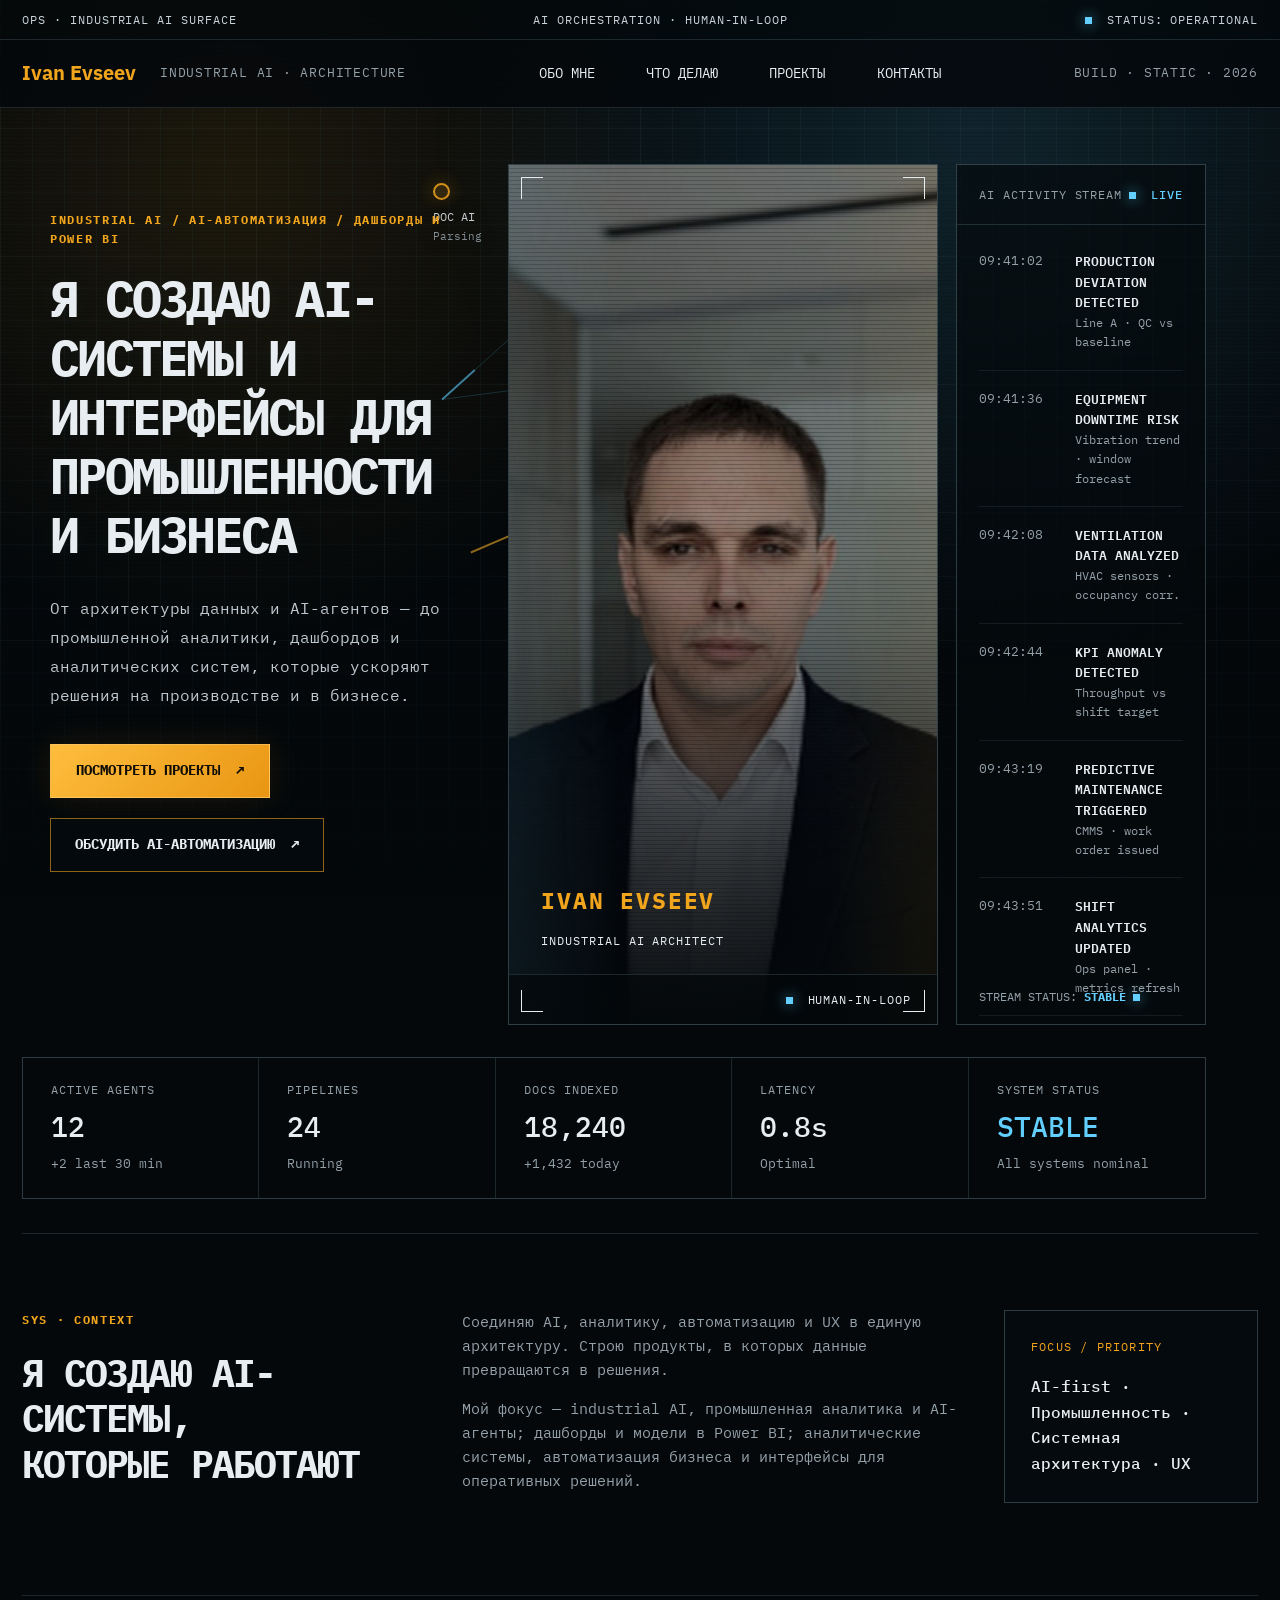
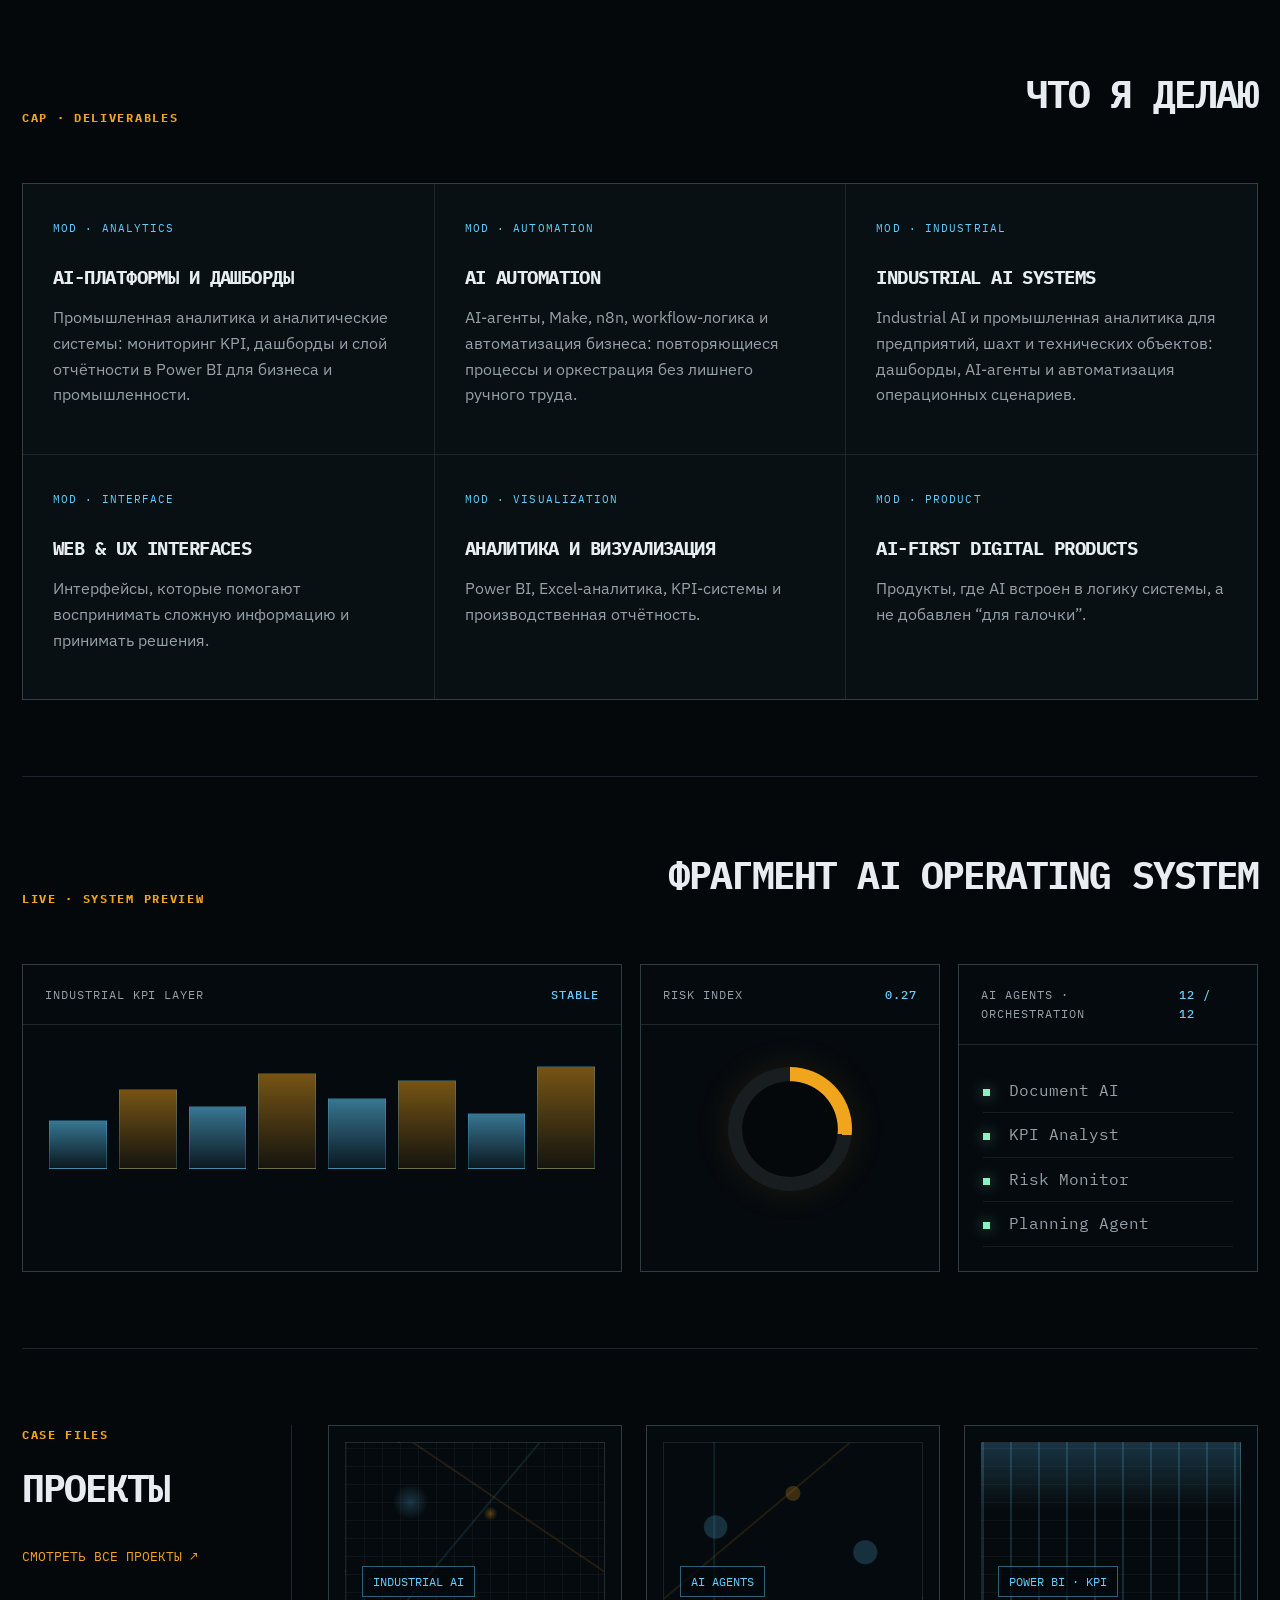
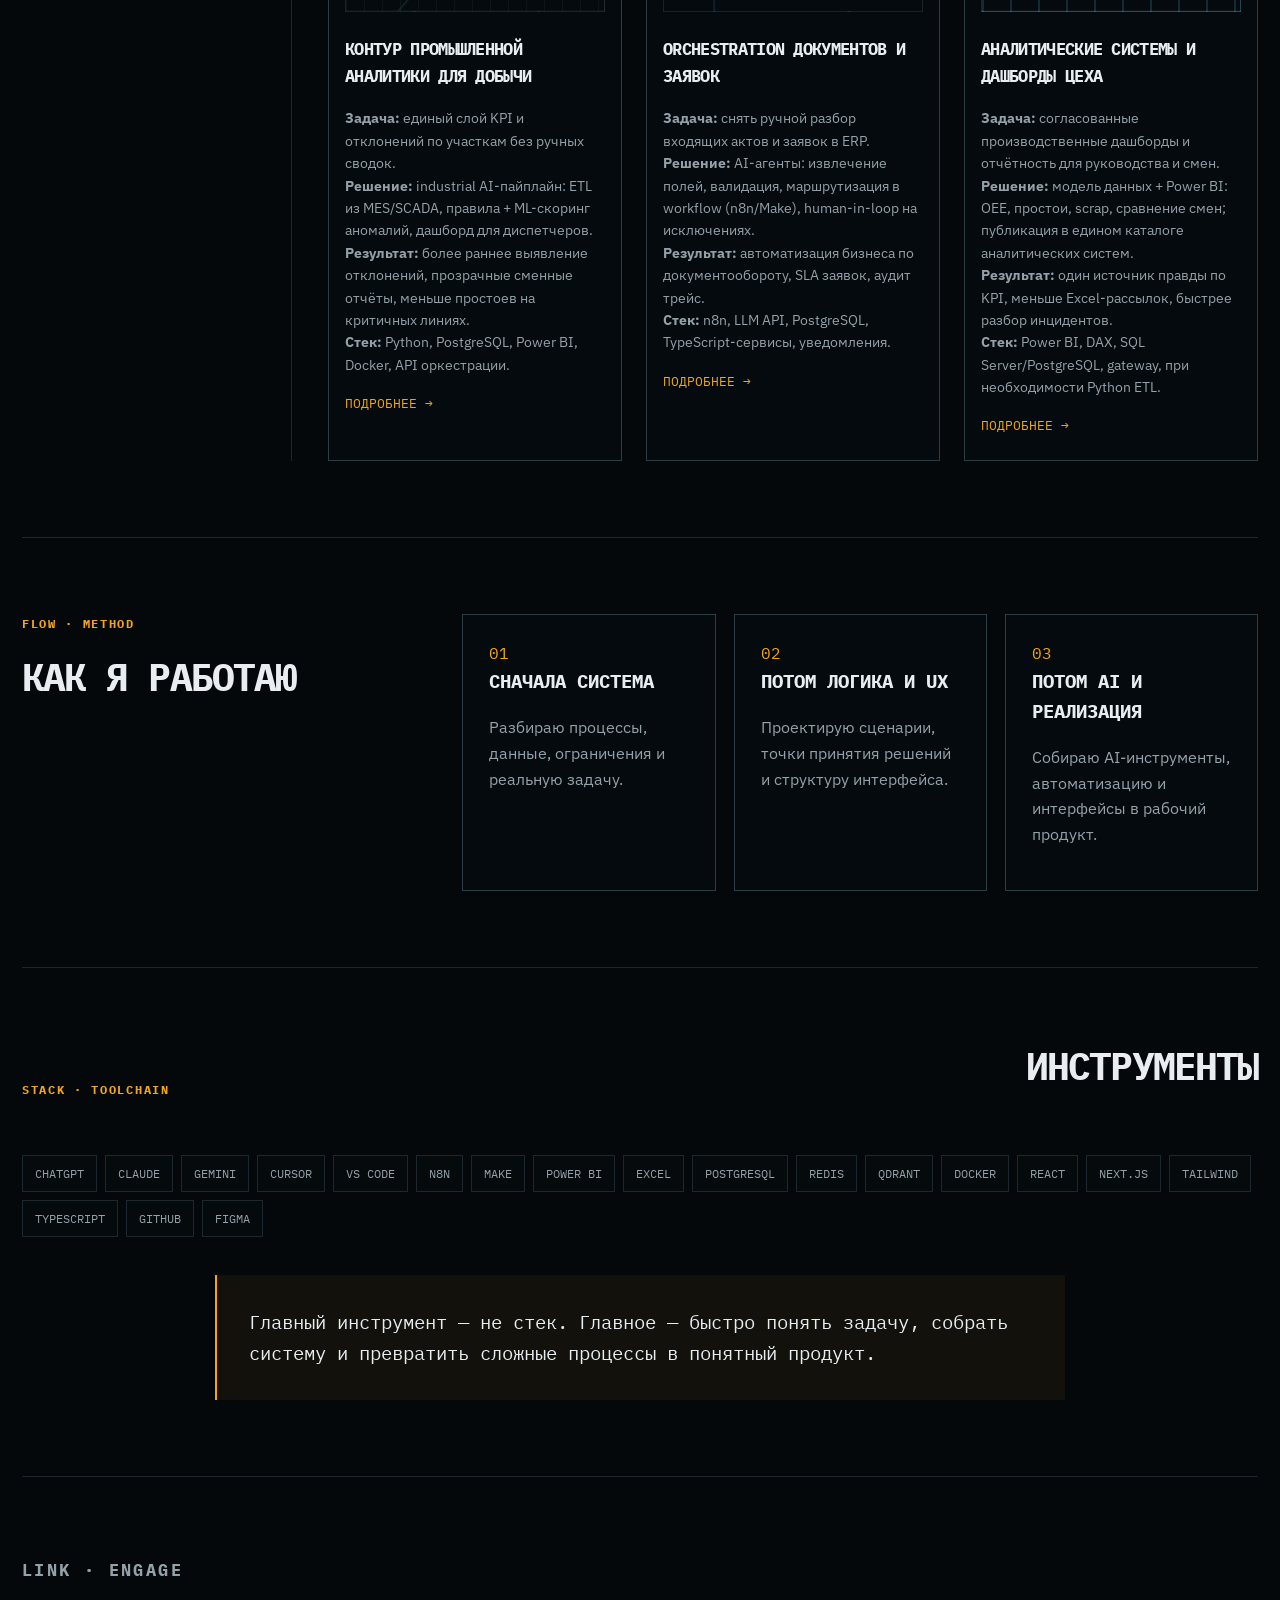
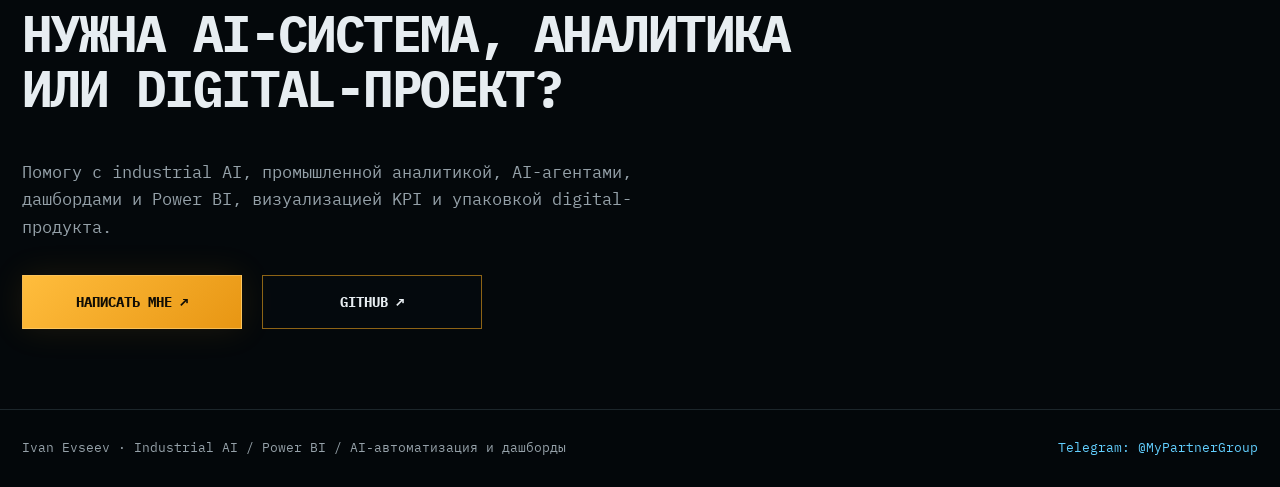
<file: index.html>
<!DOCTYPE html>
<html lang="ru">
<head>
  <meta charset="UTF-8" />
  <meta name="viewport" content="width=device-width, initial-scale=1.0" />
  <meta name="description" content="Ivan Evseev — industrial AI и AI-автоматизация для бизнеса: промышленная аналитика, AI-агенты, дашборды и отчётность в Power BI, аналитические системы и оркестрация данных." />
  <title>Ivan Evseev — Industrial AI, AI-автоматизация и промышленная аналитика</title>
  <link rel="preconnect" href="https://fonts.googleapis.com" />
  <link rel="preconnect" href="https://fonts.gstatic.com" crossorigin />
  <link href="https://fonts.googleapis.com/css2?family=IBM+Plex+Mono:wght@400;500;600;700&family=IBM+Plex+Sans:wght@400;500;600;700&display=swap" rel="stylesheet" />
  <link rel="stylesheet" href="styles.css" />
</head>
<body>
  <div class="ambient ambient--cyan" aria-hidden="true"></div>
  <div class="ambient ambient--amber" aria-hidden="true"></div>
  <div class="grid-bg" aria-hidden="true"></div>
  <div class="scanlines" aria-hidden="true"></div>

  <header class="topline">
    <div class="shell topline__inner">
      <span>OPS · INDUSTRIAL AI SURFACE</span>
      <span>AI ORCHESTRATION · HUMAN-IN-LOOP</span>
      <span><i class="dot"></i> STATUS: OPERATIONAL</span>
    </div>
  </header>

  <nav class="nav">
    <div class="shell nav__inner">
      <a href="#top" class="brand">Ivan Evseev</a>
      <span class="brand-sub">Industrial AI · Architecture</span>
      <div class="nav__links">
        <a href="#about">Обо мне</a>
        <a href="#work">Что делаю</a>
        <a href="#projects">Проекты</a>
        <a href="#contact">Контакты</a>
      </div>
      <span class="build">BUILD · STATIC · 2026</span>
    </div>
  </nav>

  <main id="top">
    <section class="hero shell">
      <div class="hero__left">
        <p class="eyebrow">Industrial AI / AI-автоматизация / Дашборды и Power BI</p>
        <h1>Я создаю AI-системы и интерфейсы для промышленности и бизнеса</h1>
        <p class="lead">От архитектуры данных и AI-агентов — до промышленной аналитики, дашбордов и аналитических систем, которые ускоряют решения на производстве и в бизнесе.</p>
        <div class="hero__actions">
          <a class="btn btn--primary" href="#projects">Посмотреть проекты <span>↗</span></a>
          <a class="btn btn--ghost" href="https://t.me/MyPartnerGroup" target="_blank" rel="noopener noreferrer">Обсудить AI-автоматизацию <span>↗</span></a>
        </div>
      </div>

      <div class="network" aria-hidden="true">
        <svg viewBox="0 0 620 520" preserveAspectRatio="xMidYMid meet">
          <g class="network__lines">
            <path d="M90 250 L190 160 L320 220 L470 140 L540 270 L420 385 L260 350 L120 410" />
            <path d="M190 160 L260 350 L470 140" />
            <path d="M90 250 L320 220 L420 385 L540 270" />
            <path d="M160 70 L190 160 L320 80 L470 140" />
          </g>
          <g class="network__pulses">
            <path d="M90 250 L190 160 L320 220 L470 140 L540 270" />
            <path d="M120 410 L260 350 L420 385 L540 270" />
          </g>
        </svg>
        <span class="node n1">DOC AI<small>Parsing</small></span>
        <span class="node n2">VECTOR DB<small>Search</small></span>
        <span class="node n3">AI AGENTS<small>Orchestration</small></span>
        <span class="node n4">KPI ENGINE<small>Analytics</small></span>
        <span class="node n5">DECISION<small>Inference</small></span>
        <span class="node n6">DATA PIPELINE<small>ETL / Streaming</small></span>
      </div>

      <aside class="portrait-panel">
        <div class="corner corner--tl"></div>
        <div class="corner corner--tr"></div>
        <div class="corner corner--bl"></div>
        <div class="corner corner--br"></div>
        <div class="portrait"></div>
        <div class="portrait-panel__text">
          <p>Ivan Evseev</p>
          <span>Industrial AI Architect</span>
        </div>
        <div class="portrait-panel__meta">
          <span><i class="dot"></i> Human-in-loop</span>
        </div>
      </aside>

      <aside class="activity">
        <div class="activity__head">
          <span>AI Activity Stream</span>
          <strong><i class="dot"></i> Live</strong>
        </div>
        <ol>
          <li><time>09:41:02</time><b>Production deviation detected</b><span>Line A · QC vs baseline</span></li>
          <li><time>09:41:36</time><b>Equipment downtime risk</b><span>Vibration trend · window forecast</span></li>
          <li><time>09:42:08</time><b>Ventilation data analyzed</b><span>HVAC sensors · occupancy corr.</span></li>
          <li><time>09:42:44</time><b>KPI anomaly detected</b><span>Throughput vs shift target</span></li>
          <li><time>09:43:19</time><b>Predictive maintenance triggered</b><span>CMMS · work order issued</span></li>
          <li><time>09:43:51</time><b>Shift analytics updated</b><span>Ops panel · metrics refresh</span></li>
        </ol>
        <div class="activity__foot">Stream status: <strong>stable</strong> <i class="dot"></i></div>
      </aside>

      <div class="metrics-bar">
        <article><span>Active agents</span><strong>12</strong><em>+2 last 30 min</em></article>
        <article><span>Pipelines</span><strong>24</strong><em>Running</em></article>
        <article><span>Docs indexed</span><strong>18,240</strong><em>+1,432 today</em></article>
        <article><span>Latency</span><strong>0.8s</strong><em>Optimal</em></article>
        <article><span>System status</span><strong class="cyan">Stable</strong><em>All systems nominal</em></article>
      </div>
    </section>

    <section class="section section--split shell" id="about">
      <div>
        <p class="eyebrow">SYS · CONTEXT</p>
        <h2>Я создаю AI-системы, которые работают</h2>
      </div>
      <div class="section-copy">
        <p>Соединяю AI, аналитику, автоматизацию и UX в единую архитектуру. Строю продукты, в которых данные превращаются в решения.</p>
        <p>Мой фокус — industrial AI, промышленная аналитика и AI-агенты; дашборды и модели в Power BI; аналитические системы, автоматизация бизнеса и интерфейсы для оперативных решений.</p>
      </div>
      <div class="focus-card">
        <span>Focus / Priority</span>
        <b>AI-first · Промышленность · Системная архитектура · UX</b>
      </div>
    </section>

    <section class="section shell" id="work">
      <div class="section-head">
        <p class="eyebrow">CAP · DELIVERABLES</p>
        <h2>Что я делаю</h2>
      </div>
      <div class="cards">
        <article class="card"><span>MOD · ANALYTICS</span><h3>AI-платформы и дашборды</h3><p>Промышленная аналитика и аналитические системы: мониторинг KPI, дашборды и слой отчётности в Power BI для бизнеса и промышленности.</p></article>
        <article class="card"><span>MOD · AUTOMATION</span><h3>AI Automation</h3><p>AI-агенты, Make, n8n, workflow-логика и автоматизация бизнеса: повторяющиеся процессы и оркестрация без лишнего ручного труда.</p></article>
        <article class="card"><span>MOD · INDUSTRIAL</span><h3>Industrial AI Systems</h3><p>Industrial AI и промышленная аналитика для предприятий, шахт и технических объектов: дашборды, AI-агенты и автоматизация операционных сценариев.</p></article>
        <article class="card"><span>MOD · INTERFACE</span><h3>Web & UX Interfaces</h3><p>Интерфейсы, которые помогают воспринимать сложную информацию и принимать решения.</p></article>
        <article class="card"><span>MOD · VISUALIZATION</span><h3>Аналитика и визуализация</h3><p>Power BI, Excel-аналитика, KPI-системы и производственная отчётность.</p></article>
        <article class="card"><span>MOD · PRODUCT</span><h3>AI-first Digital Products</h3><p>Продукты, где AI встроен в логику системы, а не добавлен “для галочки”.</p></article>
      </div>
    </section>

    <section class="section shell">
      <div class="section-head">
        <p class="eyebrow">LIVE · SYSTEM PREVIEW</p>
        <h2>Фрагмент AI Operating System</h2>
      </div>
      <div class="dashboard">
        <div class="dash-card dash-card--wide">
          <div class="dash-head"><span>Industrial KPI layer</span><b>Stable</b></div>
          <div class="bars" aria-hidden="true">
            <i style="--h:42%"></i><i style="--h:68%"></i><i style="--h:54%"></i><i style="--h:82%"></i><i style="--h:61%"></i><i style="--h:76%"></i><i style="--h:48%"></i><i style="--h:88%"></i>
          </div>
        </div>
        <div class="dash-card">
          <div class="dash-head"><span>Risk index</span><b>0.27</b></div>
          <div class="ring"></div>
        </div>
        <div class="dash-card">
          <div class="dash-head"><span>AI agents · orchestration</span><b>12 / 12</b></div>
          <ul class="agents">
            <li><i></i> Document AI</li>
            <li><i></i> KPI Analyst</li>
            <li><i></i> Risk Monitor</li>
            <li><i></i> Planning Agent</li>
          </ul>
        </div>
      </div>
    </section>

    <section class="section section--projects shell" id="projects">
      <div class="projects-title">
        <p class="eyebrow">CASE FILES</p>
        <h2>Проекты</h2>
        <a href="#contact">Смотреть все проекты ↗</a>
      </div>

      <div class="project-grid">
        <article class="project-card">
          <div class="project-visual visual-1"><span>Industrial AI</span></div>
          <h3>Контур промышленной аналитики для добычи</h3>
          <p><strong>Задача:</strong> единый слой KPI и отклонений по участкам без ручных сводок.<br><strong>Решение:</strong> industrial AI-пайплайн: ETL из MES/SCADA, правила + ML-скоринг аномалий, дашборд для диспетчеров.<br><strong>Результат:</strong> более раннее выявление отклонений, прозрачные сменные отчёты, меньше простоев на критичных линиях.<br><strong>Стек:</strong> Python, PostgreSQL, Power BI, Docker, API оркестрации.</p>
          <a href="#contact">Подробнее →</a>
        </article>
        <article class="project-card">
          <div class="project-visual visual-2"><span>AI agents</span></div>
          <h3>Orchestration документов и заявок</h3>
          <p><strong>Задача:</strong> снять ручной разбор входящих актов и заявок в ERP.<br><strong>Решение:</strong> AI-агенты: извлечение полей, валидация, маршрутизация в workflow (n8n/Make), human-in-loop на исключениях.<br><strong>Результат:</strong> автоматизация бизнеса по документообороту, SLA заявок, аудит трейс.<br><strong>Стек:</strong> n8n, LLM API, PostgreSQL, TypeScript-сервисы, уведомления.</p>
          <a href="#contact">Подробнее →</a>
        </article>
        <article class="project-card">
          <div class="project-visual visual-3"><span>Power BI · KPI</span></div>
          <h3>Аналитические системы и дашборды цеха</h3>
          <p><strong>Задача:</strong> согласованные производственные дашборды и отчётность для руководства и смен.<br><strong>Решение:</strong> модель данных + Power BI: OEE, простои, scrap, сравнение смен; публикация в едином каталоге аналитических систем.<br><strong>Результат:</strong> один источник правды по KPI, меньше Excel-рассылок, быстрее разбор инцидентов.<br><strong>Стек:</strong> Power BI, DAX, SQL Server/PostgreSQL, gateway, при необходимости Python ETL.</p>
          <a href="#contact">Подробнее →</a>
        </article>
      </div>
    </section>

    <section class="section section--split shell">
      <div>
        <p class="eyebrow">FLOW · METHOD</p>
        <h2>Как я работаю</h2>
      </div>
      <div class="steps">
        <article><span>01</span><h3>Сначала система</h3><p>Разбираю процессы, данные, ограничения и реальную задачу.</p></article>
        <article><span>02</span><h3>Потом логика и UX</h3><p>Проектирую сценарии, точки принятия решений и структуру интерфейса.</p></article>
        <article><span>03</span><h3>Потом AI и реализация</h3><p>Собираю AI-инструменты, автоматизацию и интерфейсы в рабочий продукт.</p></article>
      </div>
    </section>

    <section class="section shell">
      <div class="section-head">
        <p class="eyebrow">STACK · TOOLCHAIN</p>
        <h2>Инструменты</h2>
      </div>
      <div class="badges">
        <span>ChatGPT</span><span>Claude</span><span>Gemini</span><span>Cursor</span><span>VS Code</span><span>n8n</span><span>Make</span><span>Power BI</span><span>Excel</span><span>PostgreSQL</span><span>Redis</span><span>Qdrant</span><span>Docker</span><span>React</span><span>Next.js</span><span>Tailwind</span><span>TypeScript</span><span>GitHub</span><span>Figma</span>
      </div>
      <blockquote class="manifest">Главный инструмент — не стек. Главное — быстро понять задачу, собрать систему и превратить сложные процессы в понятный продукт.</blockquote>
    </section>

    <section class="cta shell" id="contact">
      <p class="eyebrow">LINK · ENGAGE</p>
      <h2>Нужна AI-система, аналитика или digital-проект?</h2>
      <p>Помогу с industrial AI, промышленной аналитикой, AI-агентами, дашбордами и Power BI, визуализацией KPI и упаковкой digital-продукта.</p>
      <div class="hero__actions">
        <a class="btn btn--primary" href="https://t.me/MyPartnerGroup" target="_blank" rel="noopener noreferrer">Написать мне ↗</a>
        <a class="btn btn--ghost" href="https://github.com/ievseev08-max" target="_blank" rel="noopener noreferrer">GitHub ↗</a>
      </div>
    </section>
  </main>

  <footer class="footer">
    <div class="shell footer__inner">
      <span>Ivan Evseev · Industrial AI / Power BI / AI-автоматизация и дашборды</span>
      <a href="https://t.me/MyPartnerGroup" target="_blank" rel="noopener noreferrer">Telegram: @MyPartnerGroup</a>
    </div>
  </footer>
</body>
</html>
</file>
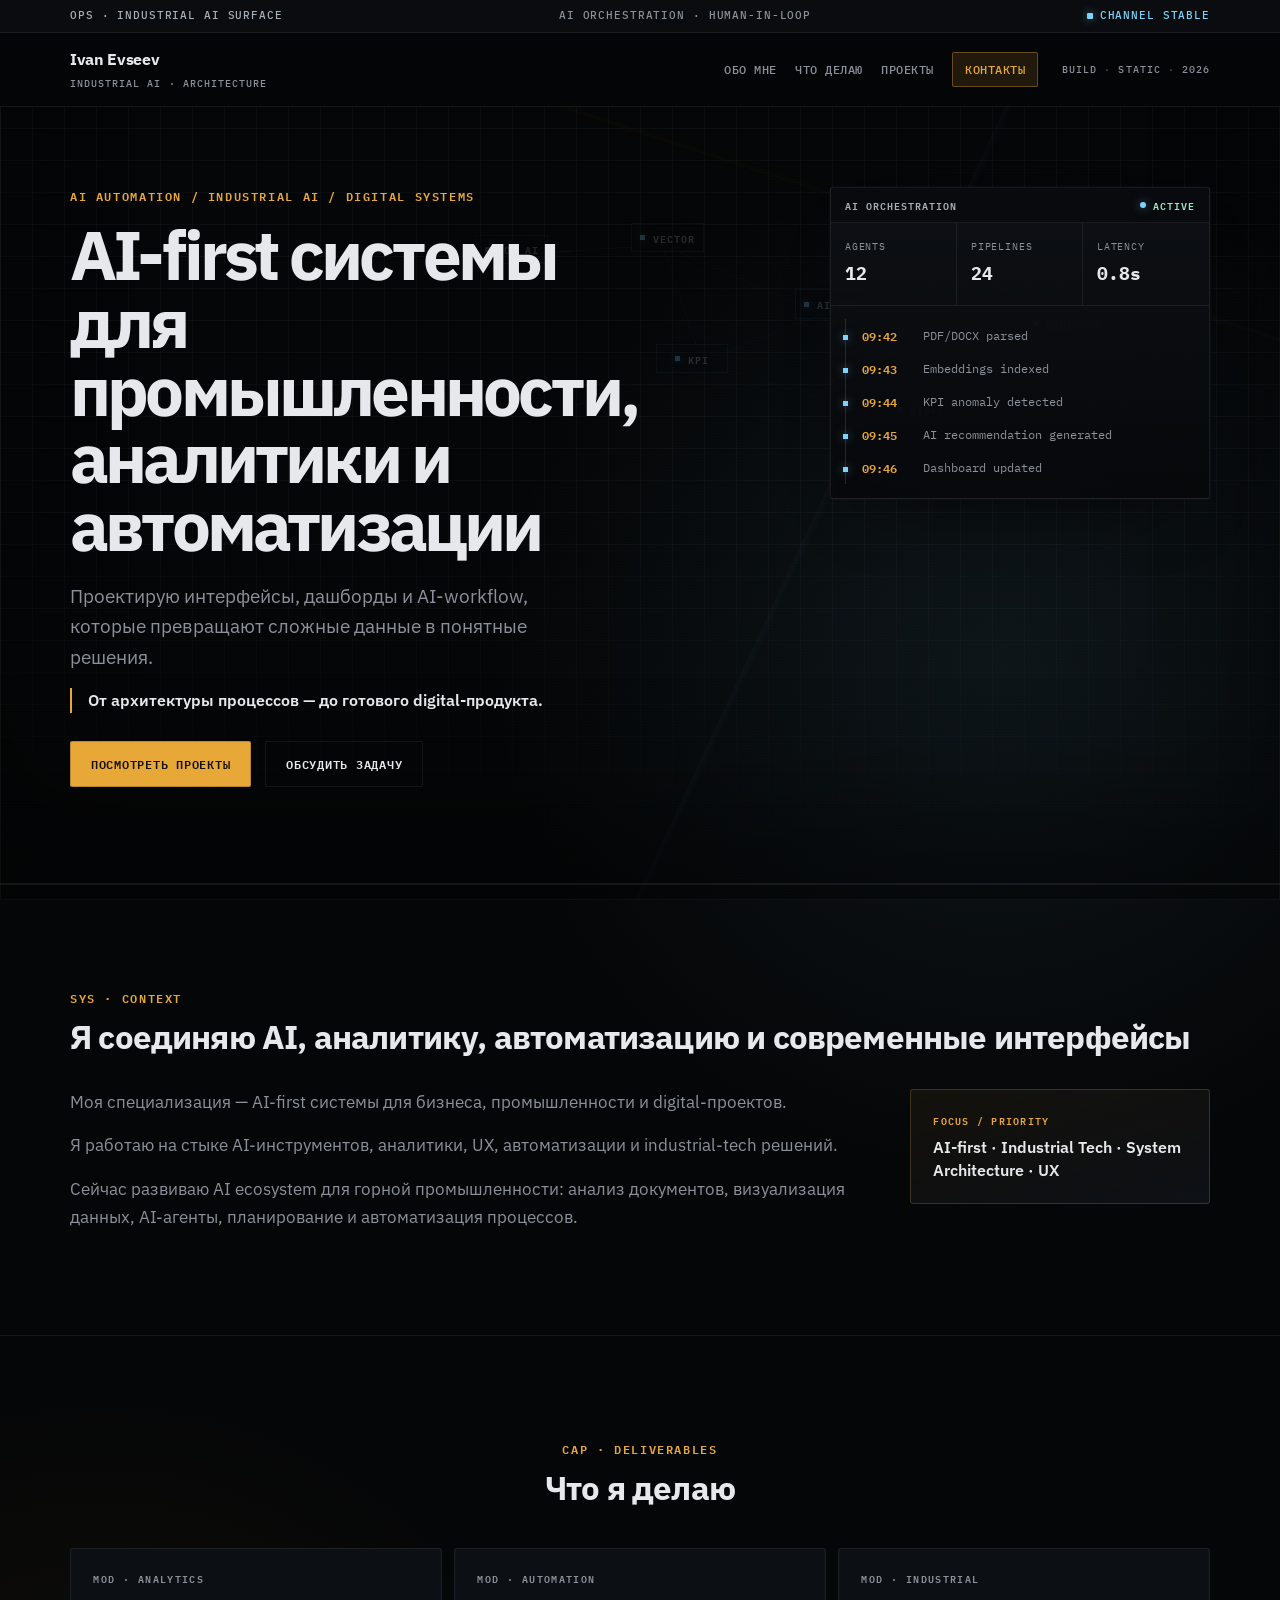
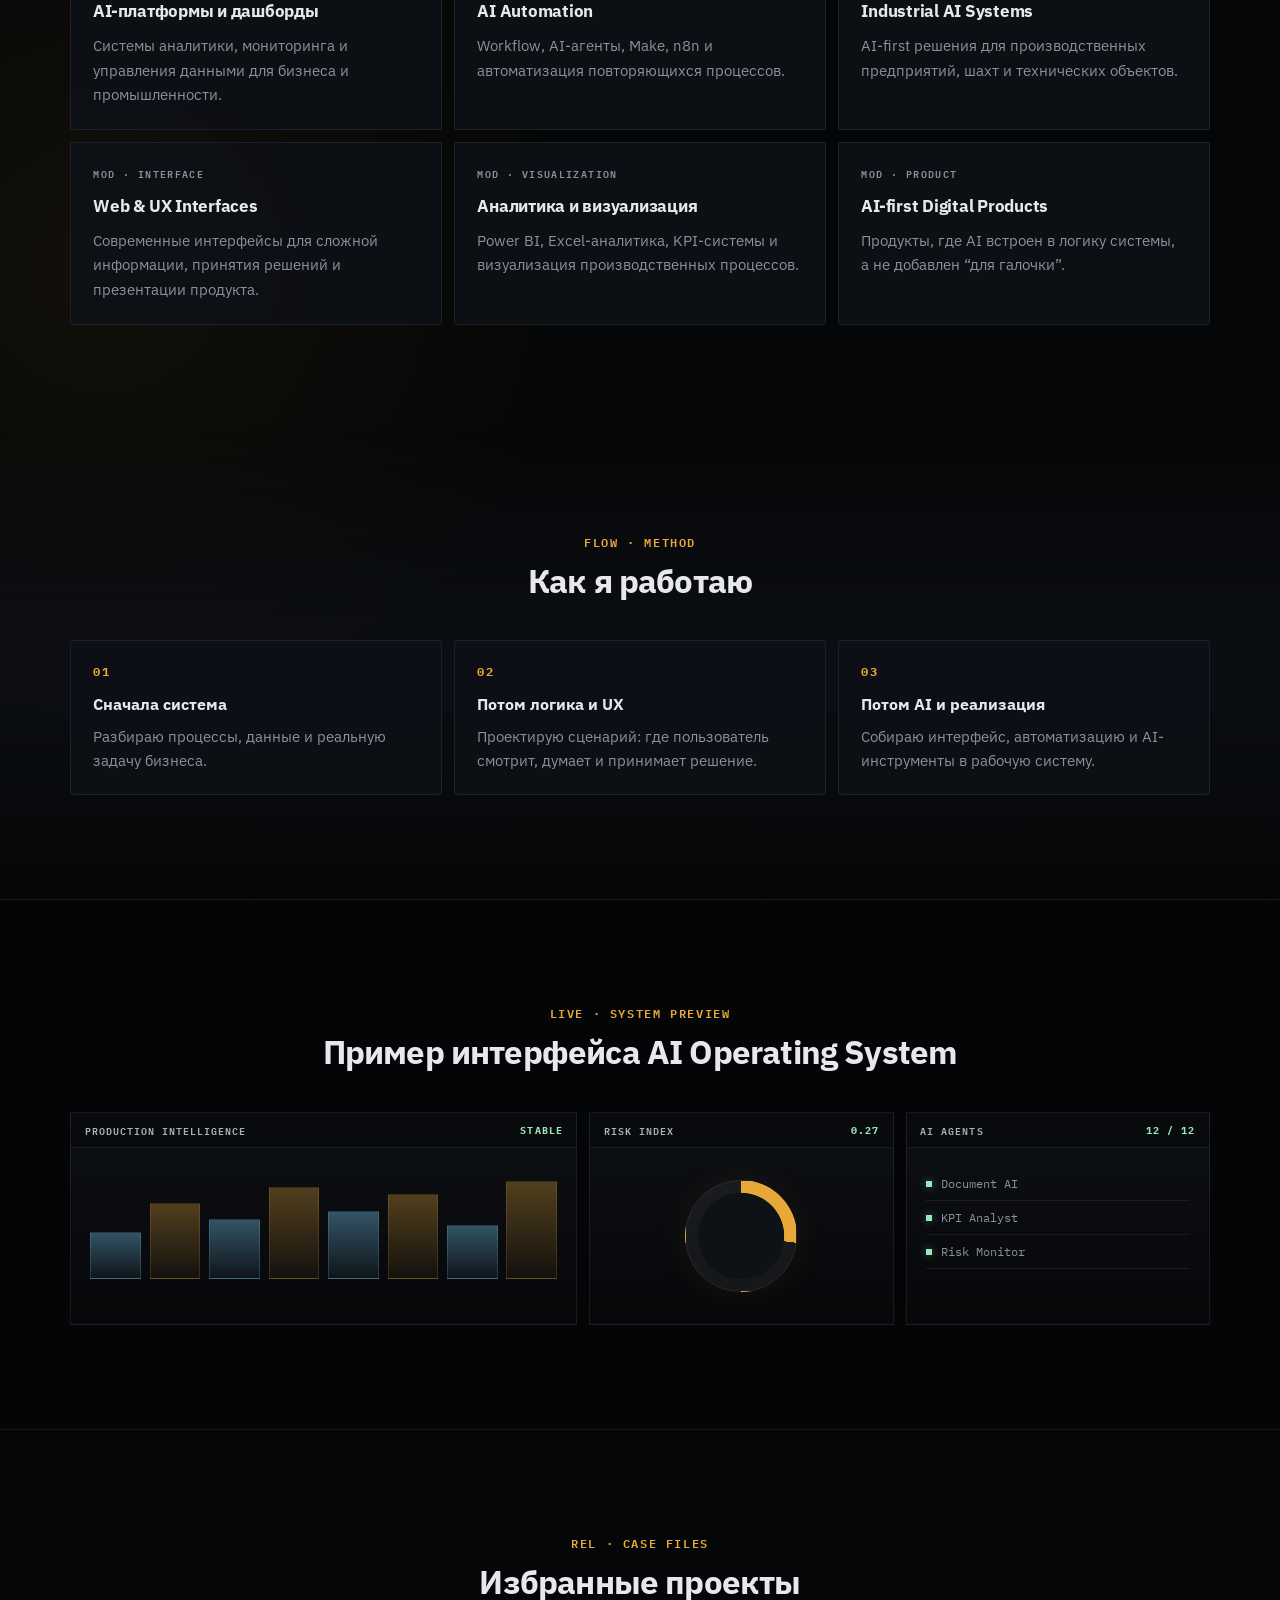
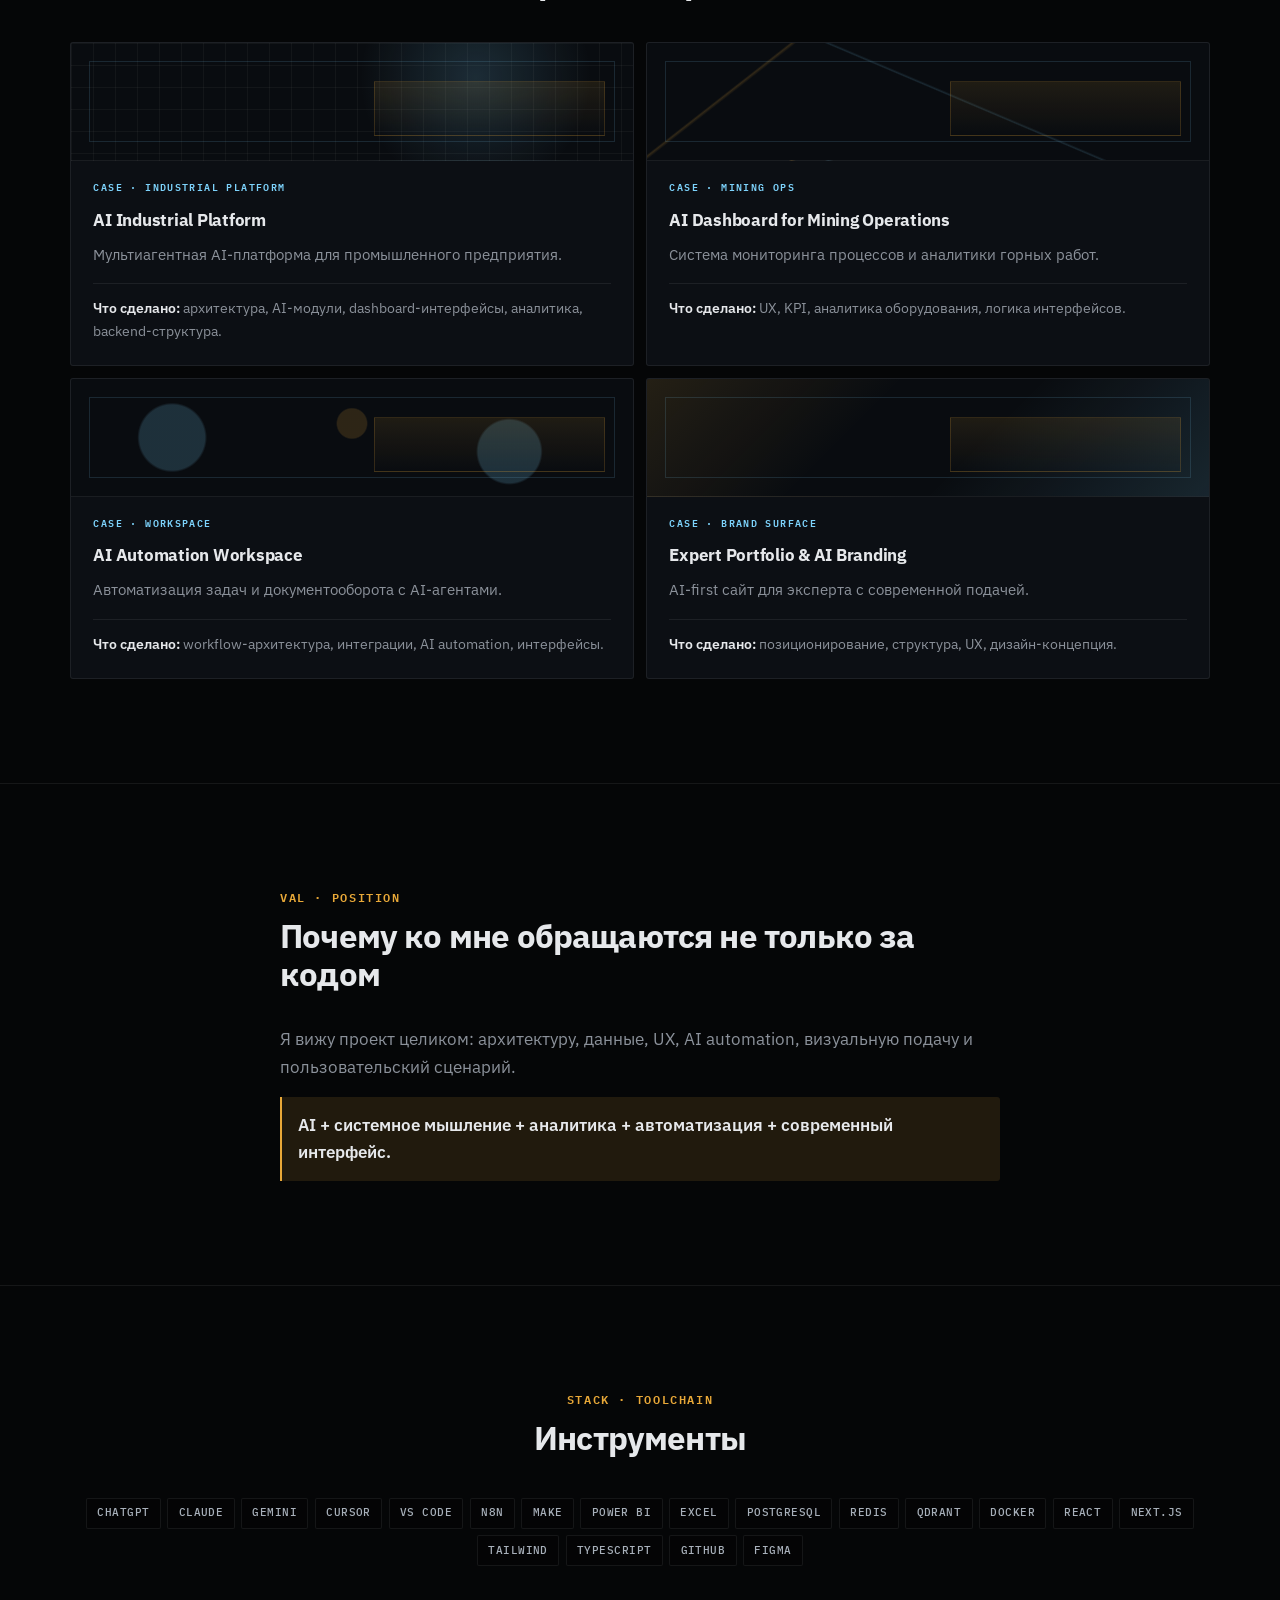
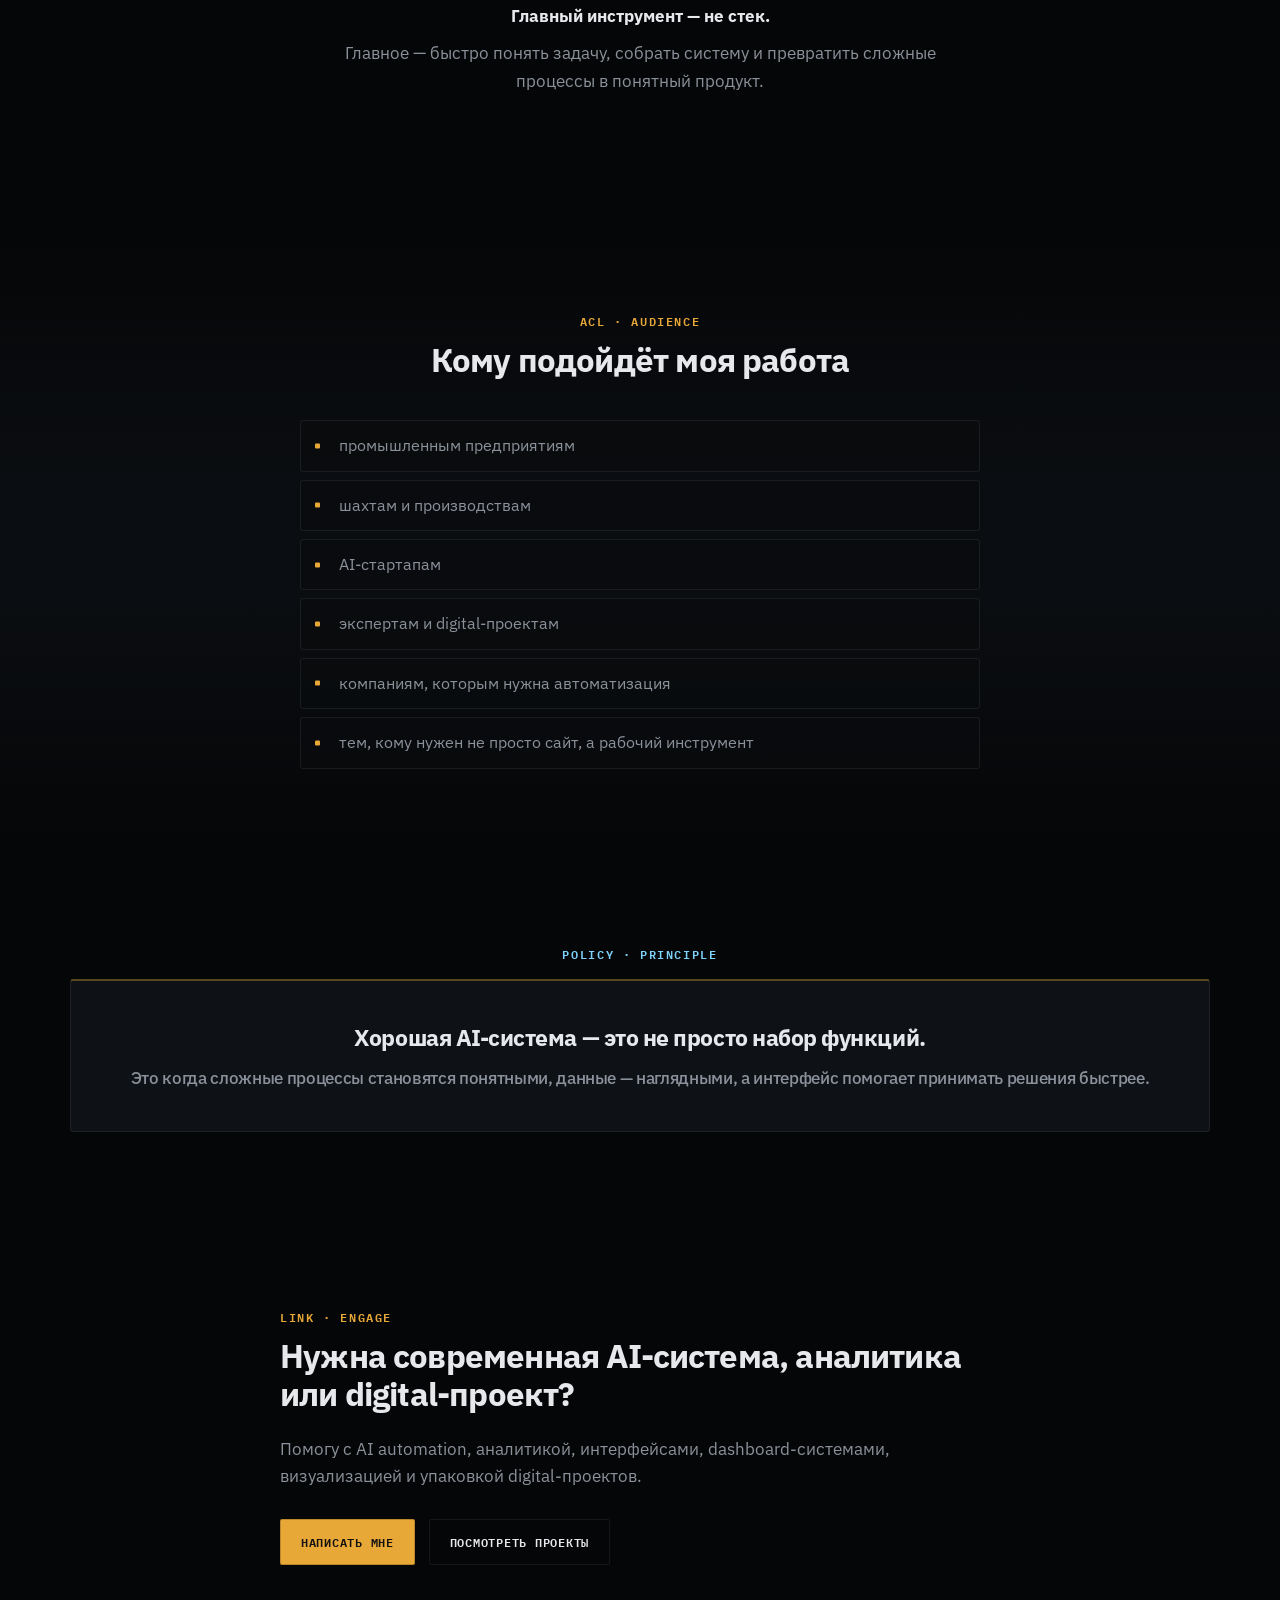
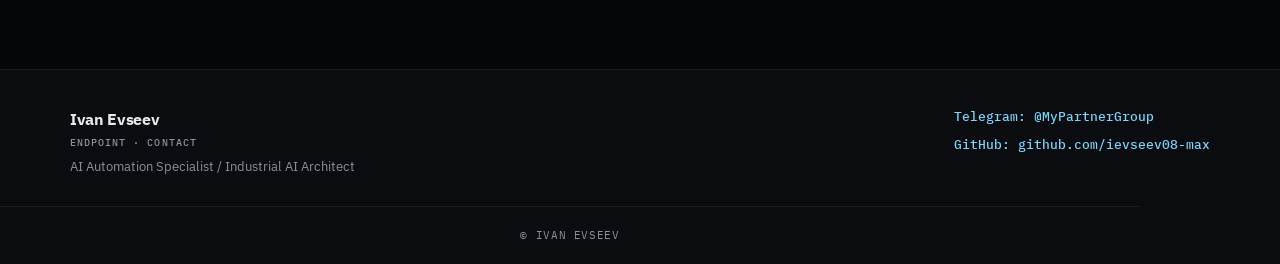
<file: backup/ivan-industrial-ai-portfolio-fixed/index.html>
<!DOCTYPE html>
<html lang="ru">
<head>
  <meta charset="UTF-8">
  <meta name="viewport" content="width=device-width, initial-scale=1.0">
  <meta name="description" content="Ivan Evseev — AI Automation Specialist / Industrial AI Architect. AI-first системы, аналитика, автоматизация и интерфейсы для промышленности и бизнеса.">
  <title>Ivan Evseev — Industrial AI / AI Automation</title>
  <link rel="preconnect" href="https://fonts.googleapis.com">
  <link rel="preconnect" href="https://fonts.gstatic.com" crossorigin>
  <link href="https://fonts.googleapis.com/css2?family=IBM+Plex+Mono:wght@400;500;600&family=IBM+Plex+Sans:ital,wght@0,400;0,500;0,600;0,700;1,400&display=swap" rel="stylesheet">
  <link rel="stylesheet" href="styles.css">
</head>
<body>
  <div class="bg-grid" aria-hidden="true"></div>
  <div class="bg-scan" aria-hidden="true"></div>
  <div class="bg-orbit" aria-hidden="true"></div>
  <div class="bg-edge" aria-hidden="true"></div>

  <div class="telemetry" aria-hidden="true">
    <div class="container telemetry__inner">
      <span class="telemetry__item">OPS · INDUSTRIAL AI SURFACE</span>
      <span class="telemetry__item telemetry__item--dim">AI ORCHESTRATION · HUMAN-IN-LOOP</span>
      <span class="telemetry__item telemetry__item--right"><span class="live-dot" aria-hidden="true"></span> CHANNEL STABLE</span>
    </div>
  </div>

  <header class="site-header">
    <div class="container site-header__inner">
      <div class="site-header__brand">
        <a class="logo" href="#top">Ivan Evseev</a>
        <span class="site-header__mono">INDUSTRIAL AI · ARCHITECTURE</span>
      </div>
      <nav class="nav" aria-label="Основная навигация">
        <a href="#about">Обо мне</a>
        <a href="#work">Что делаю</a>
        <a href="#projects">Проекты</a>
        <a href="#contact" class="nav__cta">Контакты</a>
      </nav>
      <p class="site-header__build">BUILD <span class="site-header__sep">·</span> STATIC <span class="site-header__sep">·</span> 2026</p>
    </div>
  </header>

  <main>
    <section class="hero" id="top">
      <div class="container hero__shell">
        <div class="system-map" aria-hidden="true">
          <svg class="system-map__svg" viewBox="0 0 820 360" preserveAspectRatio="none">
            <defs>
              <linearGradient id="linePulse" x1="0" y1="0" x2="1" y2="0">
                <stop offset="0%" stop-color="#7dd3fc" stop-opacity="0"/>
                <stop offset="48%" stop-color="#7dd3fc" stop-opacity="0.55"/>
                <stop offset="100%" stop-color="#e8a838" stop-opacity="0"/>
              </linearGradient>
            </defs>
            <path class="map-line" d="M92 80 L252 70 L412 134 L612 96 L744 132" />
            <path class="map-line map-line--amber" d="M128 230 L292 178 L470 228 L650 184 L754 254" />
            <path class="map-line" d="M252 70 L292 178 L412 134 L470 228 L612 96 L650 184" />
            <path class="map-pulse" d="M92 80 L252 70 L412 134 L612 96 L744 132" />
            <path class="map-pulse map-pulse--delay" d="M128 230 L292 178 L470 228 L650 184 L754 254" />
          </svg>
          <span class="map-node map-node--doc">DOC AI</span>
          <span class="map-node map-node--vector">VECTOR</span>
          <span class="map-node map-node--ops">AI OPS</span>
          <span class="map-node map-node--kpi">KPI</span>
          <span class="map-node map-node--risk">RISKS</span>
          <span class="map-node map-node--decision">DECISION</span>
        </div>

        <div class="hero__grid">
          <div class="hero__main">
            <p class="hero__eyebrow">AI Automation / Industrial AI / Digital Systems</p>
            <h1 class="hero__title">AI-first системы для промышленности, аналитики и автоматизации</h1>
            <p class="hero__lead">Проектирую интерфейсы, дашборды и AI-workflow, которые превращают сложные данные в понятные решения.</p>
            <p class="hero__tagline">От архитектуры процессов — до готового digital-продукта.</p>
            <div class="hero__actions">
              <a class="btn btn--primary" href="#projects">Посмотреть проекты</a>
              <a class="btn btn--ghost" href="https://t.me/MyPartnerGroup" target="_blank" rel="noopener noreferrer">Обсудить задачу</a>
            </div>
          </div>

          <aside class="ops-console" aria-label="AI orchestration console">
            <div class="ops-console__bar">
              <span>AI ORCHESTRATION</span>
              <span class="ops-console__state"><span class="live-dot live-dot--panel"></span> ACTIVE</span>
            </div>
            <div class="metrics">
              <div class="metric">
                <span class="metric__label">AGENTS</span>
                <strong>12</strong>
              </div>
              <div class="metric">
                <span class="metric__label">PIPELINES</span>
                <strong>24</strong>
              </div>
              <div class="metric">
                <span class="metric__label">LATENCY</span>
                <strong>0.8s</strong>
              </div>
            </div>
            <ol class="timeline">
              <li><time>09:42</time><span>PDF/DOCX parsed</span></li>
              <li><time>09:43</time><span>Embeddings indexed</span></li>
              <li><time>09:44</time><span>KPI anomaly detected</span></li>
              <li><time>09:45</time><span>AI recommendation generated</span></li>
              <li><time>09:46</time><span>Dashboard updated</span></li>
            </ol>
          </aside>
        </div>
      </div>
    </section>

    <section class="section section--about" id="about">
      <div class="container">
        <header class="section__head">
          <p class="section__tag">SYS · CONTEXT</p>
          <h2 class="section__title">Я соединяю AI, аналитику, автоматизацию и современные интерфейсы</h2>
        </header>
        <div class="about__grid">
          <div class="about__text prose">
            <p>Моя специализация — AI-first системы для бизнеса, промышленности и digital-проектов.</p>
            <p>Я работаю на стыке AI-инструментов, аналитики, UX, автоматизации и industrial-tech решений.</p>
            <p>Сейчас развиваю AI ecosystem для горной промышленности: анализ документов, визуализация данных, AI-агенты, планирование и автоматизация процессов.</p>
          </div>
          <aside class="about__aside card card--accent">
            <span class="about__aside-label">FOCUS / PRIORITY</span>
            <p class="about__aside-text">AI-first · Industrial Tech · System Architecture · UX</p>
          </aside>
        </div>
      </div>
    </section>

    <section class="section" id="work">
      <div class="container">
        <header class="section__head section__head--center">
          <p class="section__tag">CAP · DELIVERABLES</p>
          <h2 class="section__title section__title--center">Что я делаю</h2>
        </header>
        <div class="cards-grid">
          <article class="card card--service">
            <p class="card__rail">MOD · ANALYTICS</p>
            <h3 class="card__title">AI-платформы и дашборды</h3>
            <p class="card__text">Системы аналитики, мониторинга и управления данными для бизнеса и промышленности.</p>
          </article>
          <article class="card card--service">
            <p class="card__rail">MOD · AUTOMATION</p>
            <h3 class="card__title">AI Automation</h3>
            <p class="card__text">Workflow, AI-агенты, Make, n8n и автоматизация повторяющихся процессов.</p>
          </article>
          <article class="card card--service">
            <p class="card__rail">MOD · INDUSTRIAL</p>
            <h3 class="card__title">Industrial AI Systems</h3>
            <p class="card__text">AI-first решения для производственных предприятий, шахт и технических объектов.</p>
          </article>
          <article class="card card--service">
            <p class="card__rail">MOD · INTERFACE</p>
            <h3 class="card__title">Web & UX Interfaces</h3>
            <p class="card__text">Современные интерфейсы для сложной информации, принятия решений и презентации продукта.</p>
          </article>
          <article class="card card--service">
            <p class="card__rail">MOD · VISUALIZATION</p>
            <h3 class="card__title">Аналитика и визуализация</h3>
            <p class="card__text">Power BI, Excel-аналитика, KPI-системы и визуализация производственных процессов.</p>
          </article>
          <article class="card card--service">
            <p class="card__rail">MOD · PRODUCT</p>
            <h3 class="card__title">AI-first Digital Products</h3>
            <p class="card__text">Продукты, где AI встроен в логику системы, а не добавлен “для галочки”.</p>
          </article>
        </div>
      </div>
    </section>

    <section class="section section--muted" id="approach">
      <div class="container">
        <header class="section__head section__head--center">
          <p class="section__tag">FLOW · METHOD</p>
          <h2 class="section__title section__title--center">Как я работаю</h2>
        </header>
        <ol class="steps">
          <li class="steps__item card">
            <span class="steps__num">01</span>
            <h3 class="steps__title">Сначала система</h3>
            <p class="steps__text">Разбираю процессы, данные и реальную задачу бизнеса.</p>
          </li>
          <li class="steps__item card">
            <span class="steps__num">02</span>
            <h3 class="steps__title">Потом логика и UX</h3>
            <p class="steps__text">Проектирую сценарий: где пользователь смотрит, думает и принимает решение.</p>
          </li>
          <li class="steps__item card">
            <span class="steps__num">03</span>
            <h3 class="steps__title">Потом AI и реализация</h3>
            <p class="steps__text">Собираю интерфейс, автоматизацию и AI-инструменты в рабочую систему.</p>
          </li>
        </ol>
      </div>
    </section>

    <section class="section section--preview" id="preview">
      <div class="container">
        <header class="section__head section__head--center">
          <p class="section__tag">LIVE · SYSTEM PREVIEW</p>
          <h2 class="section__title section__title--center">Пример интерфейса AI Operating System</h2>
        </header>
        <div class="dashboard-preview">
          <div class="preview-card preview-card--wide">
            <div class="preview-card__head">
              <span>PRODUCTION INTELLIGENCE</span>
              <strong>STABLE</strong>
            </div>
            <div class="chart-bars" aria-hidden="true">
              <span style="--h:42%"></span>
              <span style="--h:68%"></span>
              <span style="--h:54%"></span>
              <span style="--h:82%"></span>
              <span style="--h:61%"></span>
              <span style="--h:76%"></span>
              <span style="--h:48%"></span>
              <span style="--h:88%"></span>
            </div>
          </div>
          <div class="preview-card">
            <div class="preview-card__head">
              <span>RISK INDEX</span>
              <strong>0.27</strong>
            </div>
            <div class="risk-ring" aria-hidden="true"></div>
          </div>
          <div class="preview-card">
            <div class="preview-card__head">
              <span>AI AGENTS</span>
              <strong>12 / 12</strong>
            </div>
            <ul class="agent-list">
              <li><span></span> Document AI</li>
              <li><span></span> KPI Analyst</li>
              <li><span></span> Risk Monitor</li>
            </ul>
          </div>
        </div>
      </div>
    </section>

    <section class="section" id="projects">
      <div class="container">
        <header class="section__head section__head--center">
          <p class="section__tag">REL · CASE FILES</p>
          <h2 class="section__title section__title--center">Избранные проекты</h2>
        </header>
        <div class="projects">
          <article class="card card--project">
            <div class="project-visual project-visual--platform" aria-hidden="true"></div>
            <p class="card__rail card__rail--project">CASE · INDUSTRIAL PLATFORM</p>
            <h3 class="card__title">AI Industrial Platform</h3>
            <p class="card__text">Мультиагентная AI-платформа для промышленного предприятия.</p>
            <p class="card__meta"><strong>Что сделано:</strong> архитектура, AI-модули, dashboard-интерфейсы, аналитика, backend-структура.</p>
          </article>
          <article class="card card--project">
            <div class="project-visual project-visual--mining" aria-hidden="true"></div>
            <p class="card__rail card__rail--project">CASE · MINING OPS</p>
            <h3 class="card__title">AI Dashboard for Mining Operations</h3>
            <p class="card__text">Система мониторинга процессов и аналитики горных работ.</p>
            <p class="card__meta"><strong>Что сделано:</strong> UX, KPI, аналитика оборудования, логика интерфейсов.</p>
          </article>
          <article class="card card--project">
            <div class="project-visual project-visual--workspace" aria-hidden="true"></div>
            <p class="card__rail card__rail--project">CASE · WORKSPACE</p>
            <h3 class="card__title">AI Automation Workspace</h3>
            <p class="card__text">Автоматизация задач и документооборота с AI-агентами.</p>
            <p class="card__meta"><strong>Что сделано:</strong> workflow-архитектура, интеграции, AI automation, интерфейсы.</p>
          </article>
          <article class="card card--project">
            <div class="project-visual project-visual--brand" aria-hidden="true"></div>
            <p class="card__rail card__rail--project">CASE · BRAND SURFACE</p>
            <h3 class="card__title">Expert Portfolio & AI Branding</h3>
            <p class="card__text">AI-first сайт для эксперта с современной подачей.</p>
            <p class="card__meta"><strong>Что сделано:</strong> позиционирование, структура, UX, дизайн-концепция.</p>
          </article>
        </div>
      </div>
    </section>

    <section class="section section--about" id="why">
      <div class="container container--narrow">
        <header class="section__head">
          <p class="section__tag">VAL · POSITION</p>
          <h2 class="section__title">Почему ко мне обращаются не только за кодом</h2>
        </header>
        <div class="prose">
          <p>Я вижу проект целиком: архитектуру, данные, UX, AI automation, визуальную подачу и пользовательский сценарий.</p>
          <p class="highlight-line">AI + системное мышление + аналитика + автоматизация + современный интерфейс.</p>
        </div>
      </div>
    </section>

    <section class="section" id="tools">
      <div class="container">
        <header class="section__head section__head--center">
          <p class="section__tag">STACK · TOOLCHAIN</p>
          <h2 class="section__title section__title--center">Инструменты</h2>
        </header>
        <div class="badges" role="list">
          <span class="badge" role="listitem">ChatGPT</span>
          <span class="badge" role="listitem">Claude</span>
          <span class="badge" role="listitem">Gemini</span>
          <span class="badge" role="listitem">Cursor</span>
          <span class="badge" role="listitem">VS Code</span>
          <span class="badge" role="listitem">n8n</span>
          <span class="badge" role="listitem">Make</span>
          <span class="badge" role="listitem">Power BI</span>
          <span class="badge" role="listitem">Excel</span>
          <span class="badge" role="listitem">PostgreSQL</span>
          <span class="badge" role="listitem">Redis</span>
          <span class="badge" role="listitem">Qdrant</span>
          <span class="badge" role="listitem">Docker</span>
          <span class="badge" role="listitem">React</span>
          <span class="badge" role="listitem">Next.js</span>
          <span class="badge" role="listitem">Tailwind</span>
          <span class="badge" role="listitem">TypeScript</span>
          <span class="badge" role="listitem">GitHub</span>
          <span class="badge" role="listitem">Figma</span>
        </div>
        <blockquote class="tools-note">
          <p>Главный инструмент — не стек.</p>
          <p>Главное — быстро понять задачу, собрать систему и превратить сложные процессы в понятный продукт.</p>
        </blockquote>
      </div>
    </section>

    <section class="section section--muted" id="audience">
      <div class="container">
        <header class="section__head section__head--center">
          <p class="section__tag">ACL · AUDIENCE</p>
          <h2 class="section__title section__title--center">Кому подойдёт моя работа</h2>
        </header>
        <ul class="audience-list">
          <li>промышленным предприятиям</li>
          <li>шахтам и производствам</li>
          <li>AI-стартапам</li>
          <li>экспертам и digital-проектам</li>
          <li>компаниям, которым нужна автоматизация</li>
          <li>тем, кому нужен не просто сайт, а рабочий инструмент</li>
        </ul>
      </div>
    </section>

    <section class="section manifest" id="manifest">
      <div class="container">
        <p class="section__tag section__tag--manifest">POLICY · PRINCIPLE</p>
        <blockquote class="manifest__quote">
          <p>Хорошая AI-система — это не просто набор функций.</p>
          <p>Это когда сложные процессы становятся понятными, данные — наглядными, а интерфейс помогает принимать решения быстрее.</p>
        </blockquote>
      </div>
    </section>

    <section class="section cta-final" id="cta">
      <div class="container container--narrow">
        <header class="section__head">
          <p class="section__tag">LINK · ENGAGE</p>
          <h2 class="section__title">Нужна современная AI-система, аналитика или digital-проект?</h2>
        </header>
        <div class="prose">
          <p>Помогу с AI automation, аналитикой, интерфейсами, dashboard-системами, визуализацией и упаковкой digital-проектов.</p>
        </div>
        <div class="hero__actions">
          <a class="btn btn--primary" href="https://t.me/MyPartnerGroup" target="_blank" rel="noopener noreferrer">Написать мне</a>
          <a class="btn btn--ghost" href="#projects">Посмотреть проекты</a>
        </div>
      </div>
    </section>
  </main>

  <footer class="site-footer" id="contact">
    <div class="container site-footer__inner">
      <div class="site-footer__brand">
        <span class="logo logo--footer">Ivan Evseev</span>
        <p class="site-footer__mono">ENDPOINT · CONTACT</p>
        <p class="site-footer__role">AI Automation Specialist / Industrial AI Architect</p>
      </div>
      <div class="site-footer__links">
        <a href="https://t.me/MyPartnerGroup" target="_blank" rel="noopener noreferrer">Telegram: @MyPartnerGroup</a>
        <a href="https://github.com/ievseev08-max" target="_blank" rel="noopener noreferrer">GitHub: github.com/ievseev08-max</a>
      </div>
    </div>
    <p class="site-footer__copy container">© Ivan Evseev</p>
  </footer>
</body>
</html>
</file>
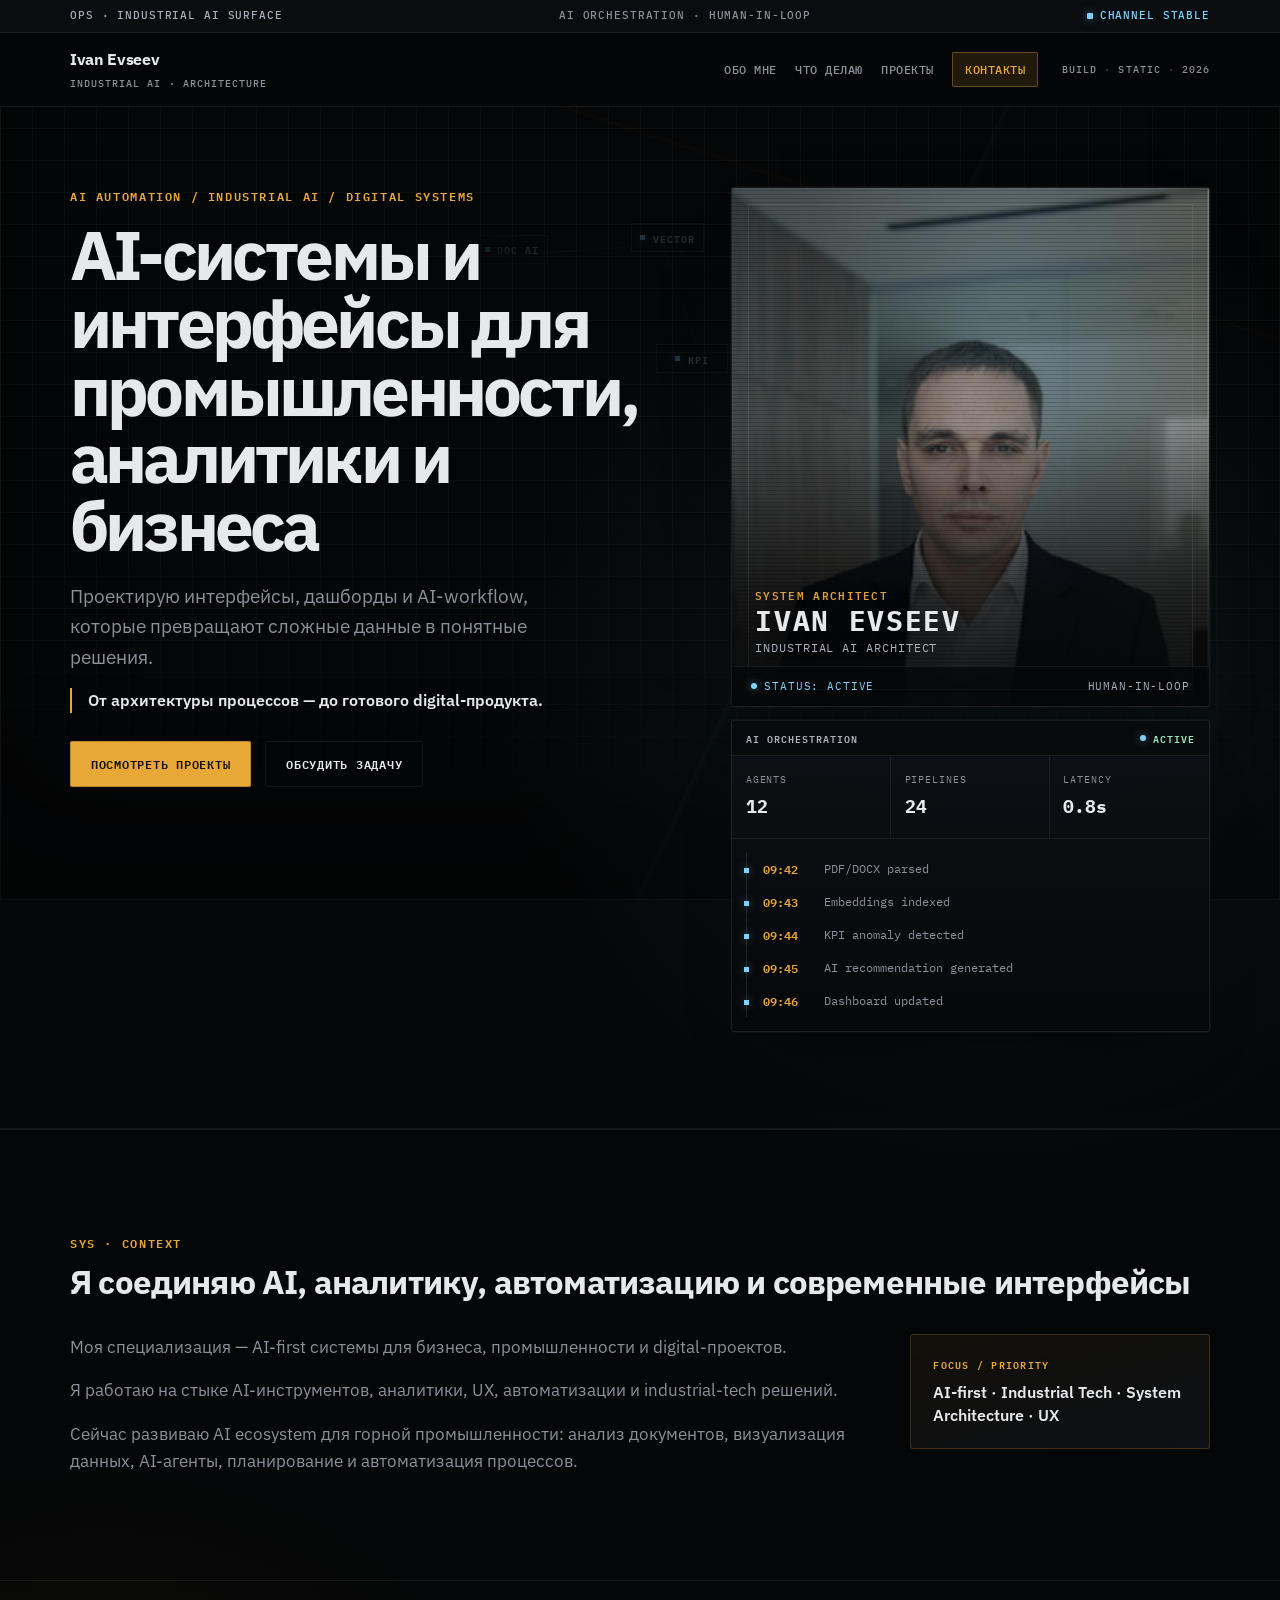
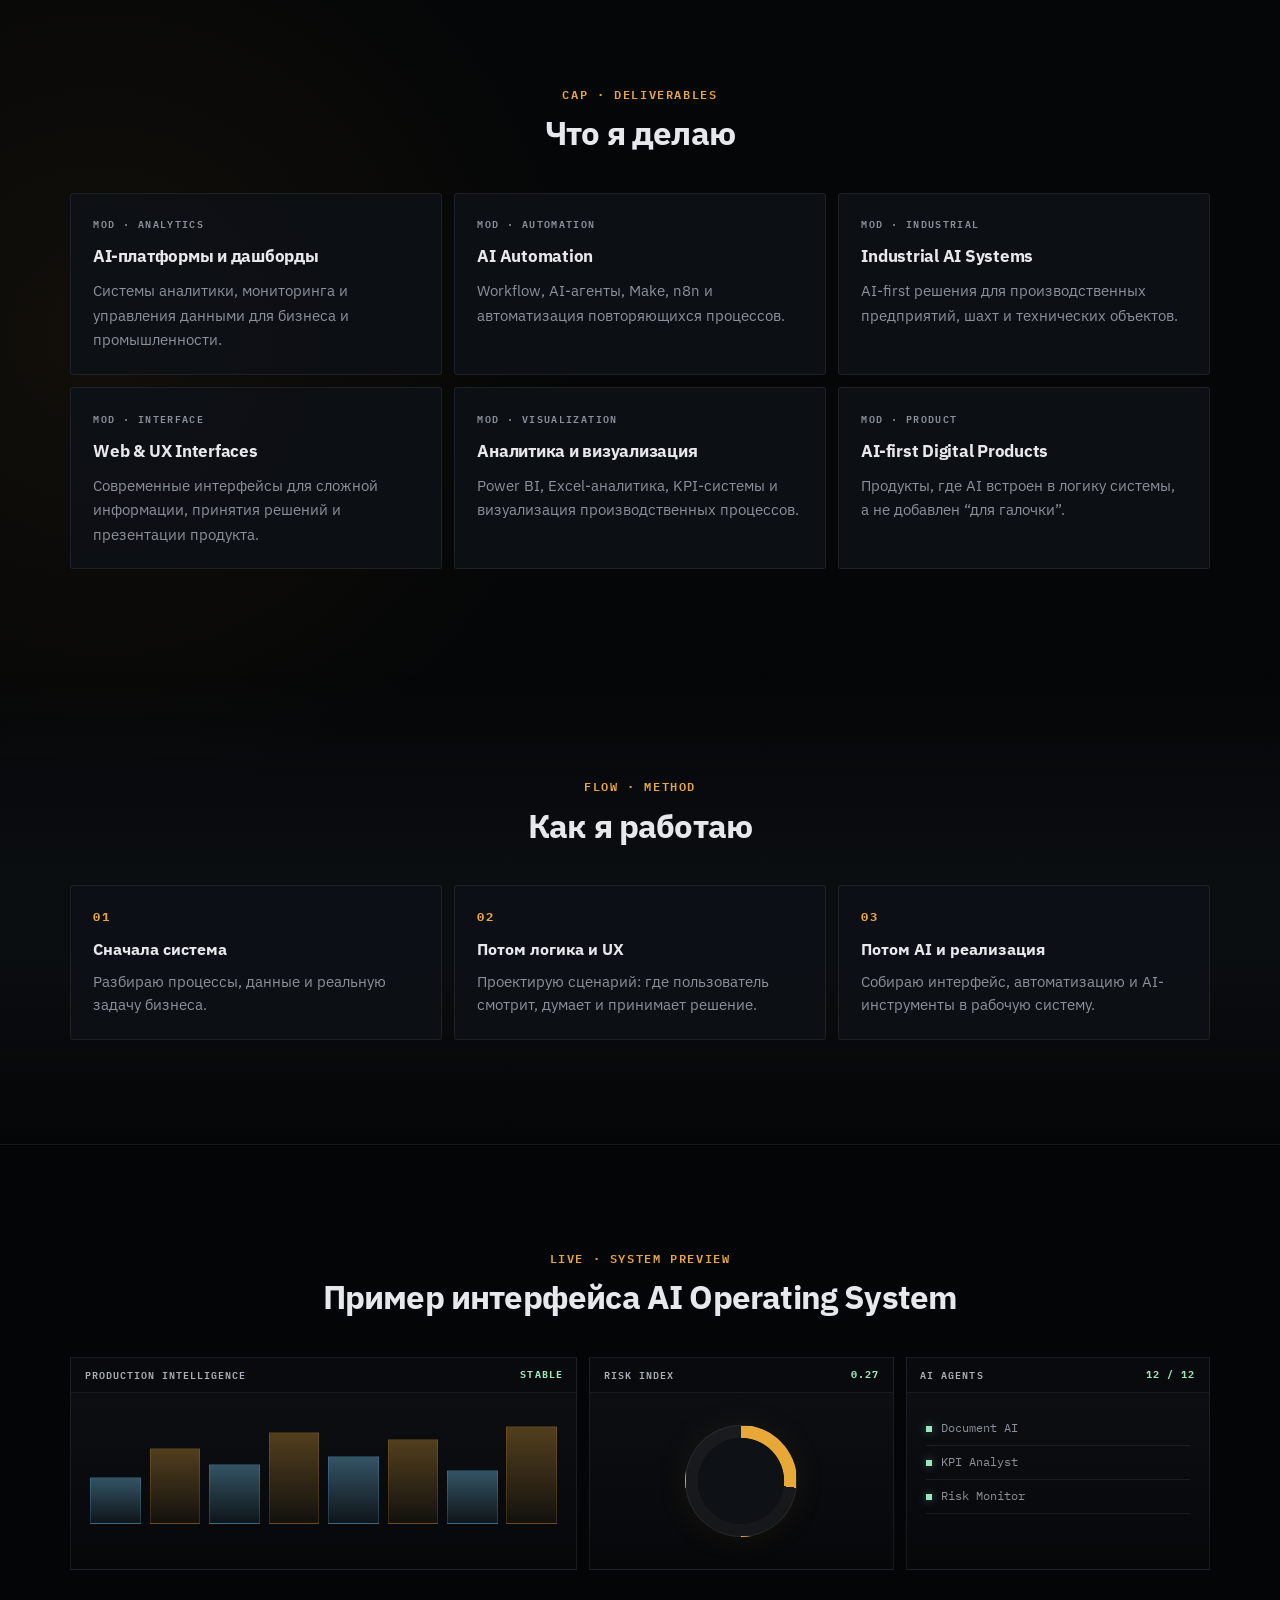
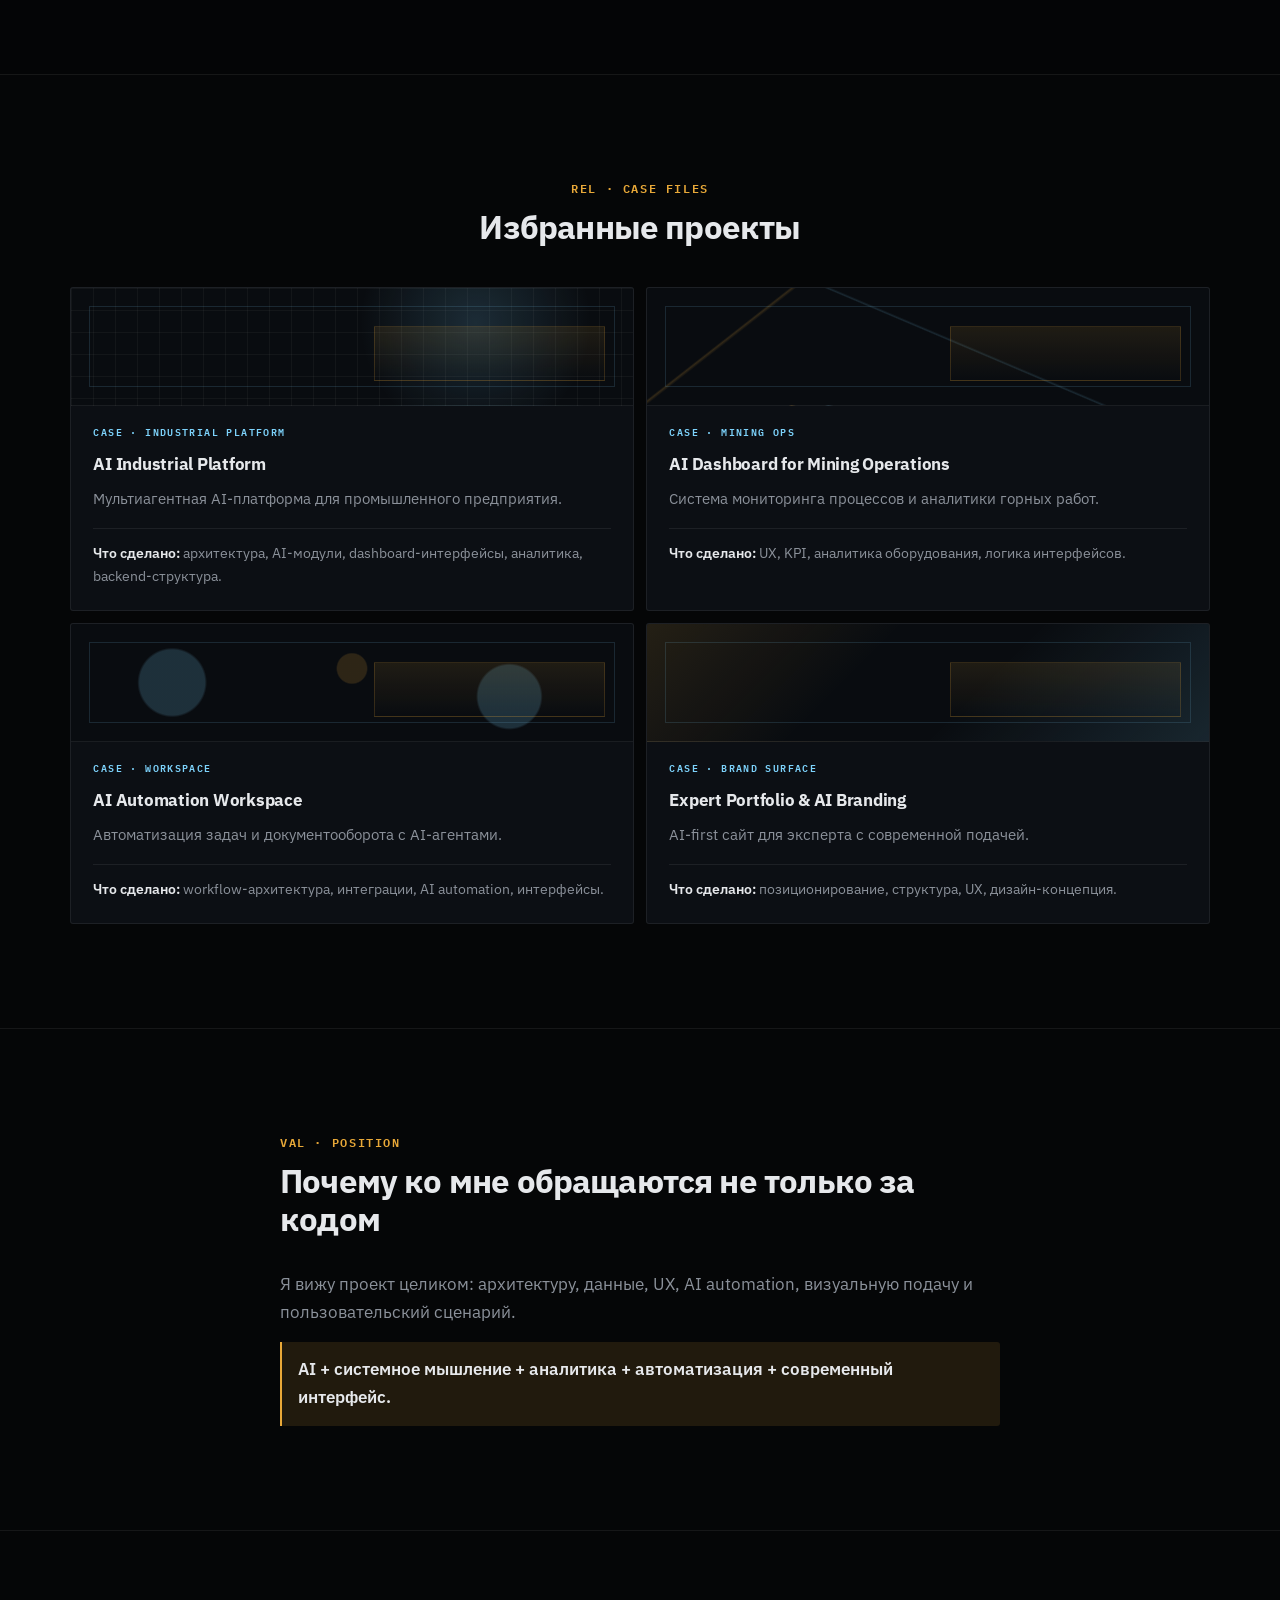
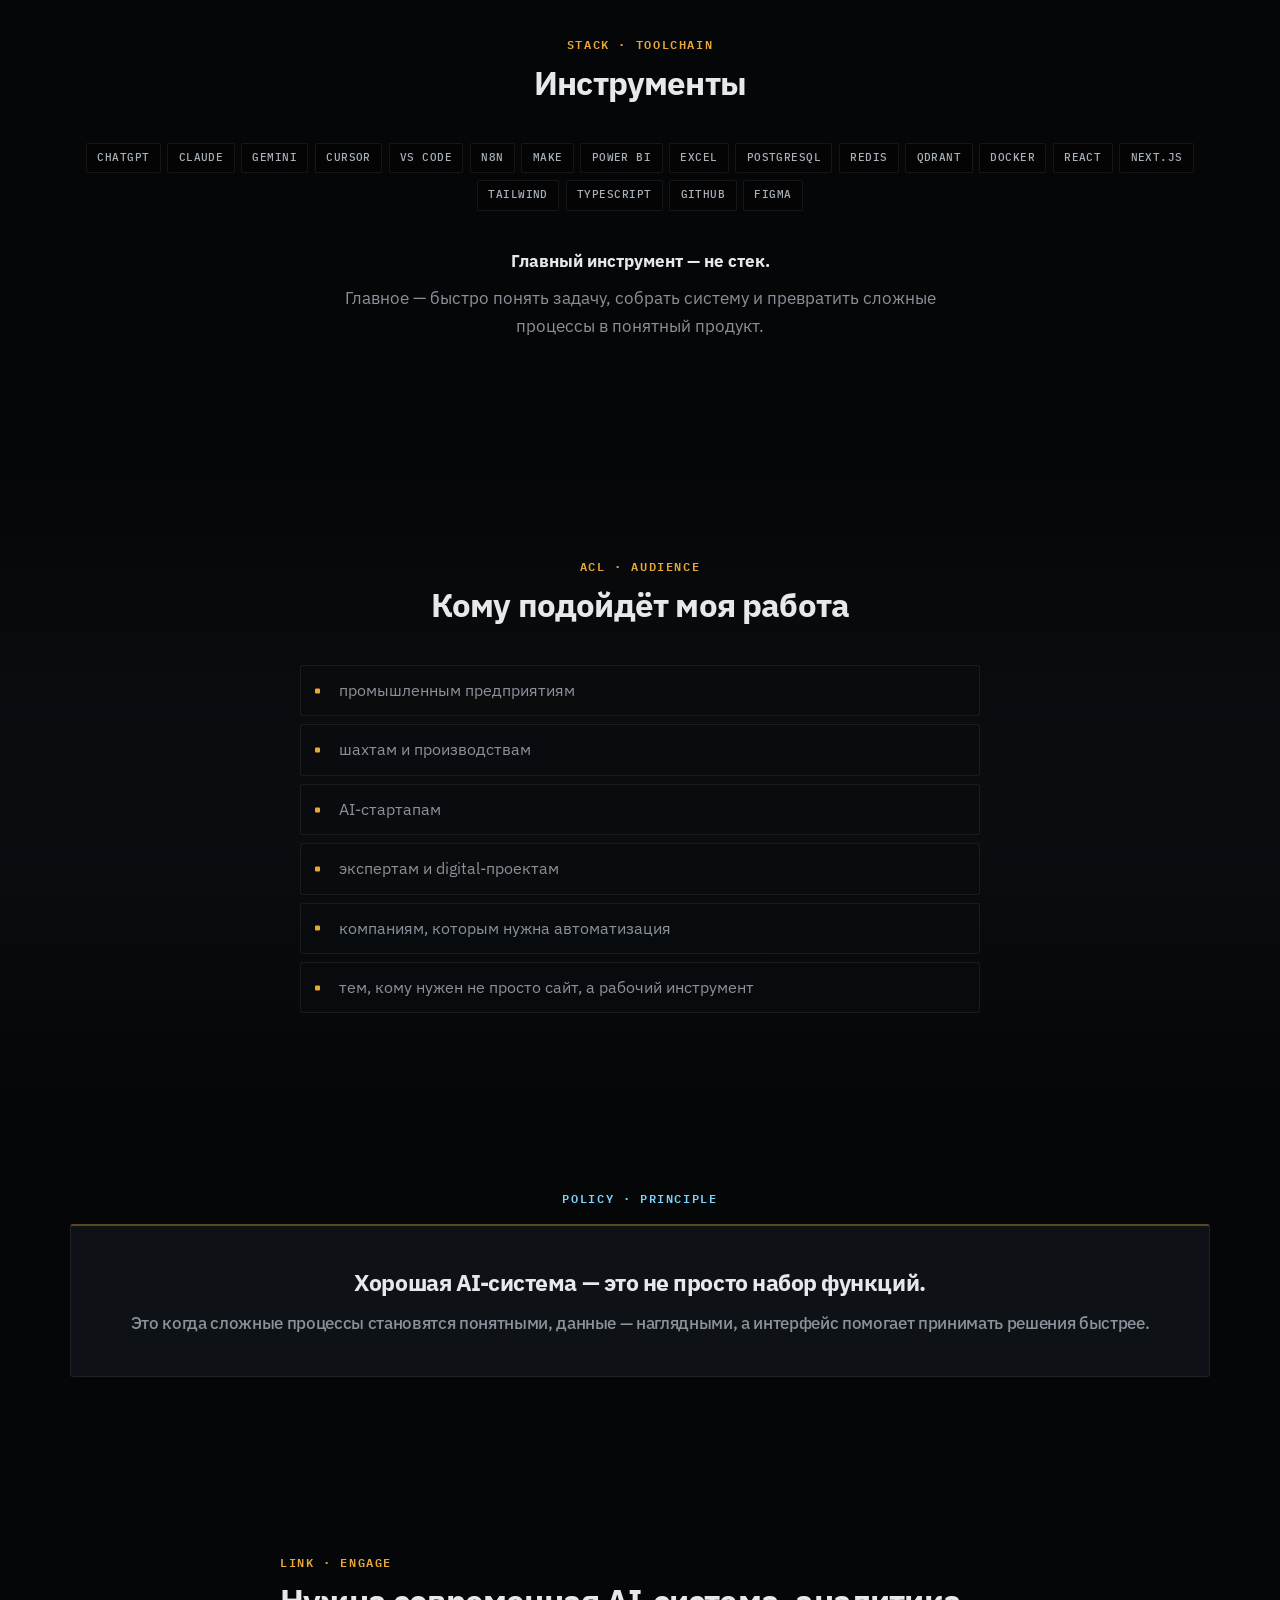
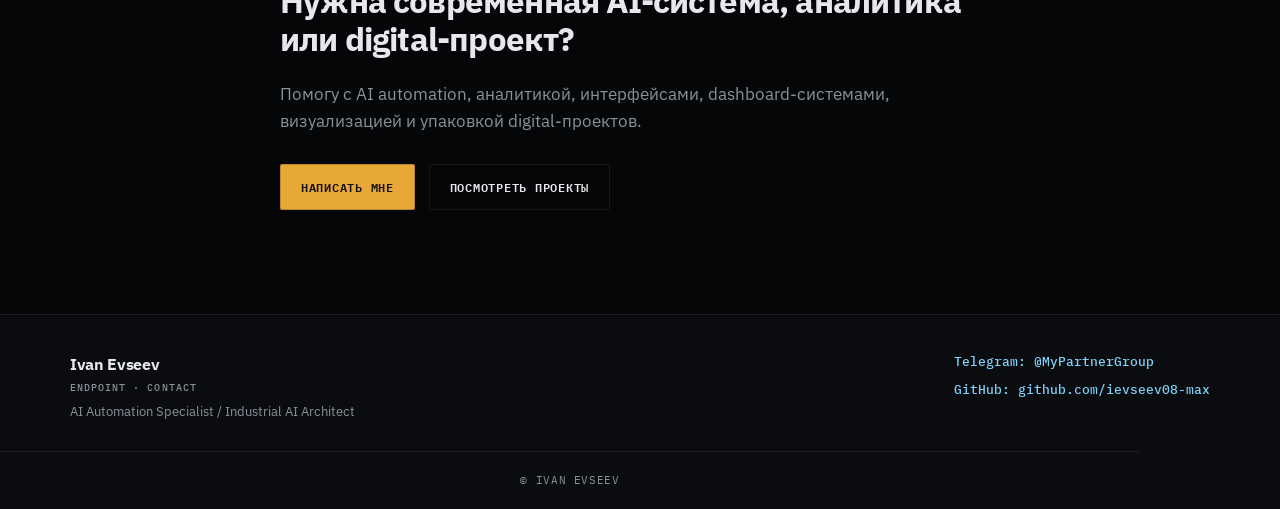
<file: backup/ivan-industrial-ai-portfolio-with-photo/index.html>
<!DOCTYPE html>
<html lang="ru">
<head>
  <meta charset="UTF-8">
  <meta name="viewport" content="width=device-width, initial-scale=1.0">
  <meta name="description" content="Ivan Evseev — AI Automation Specialist / Industrial AI Architect. AI-first системы, аналитика, автоматизация и интерфейсы для промышленности и бизнеса.">
  <title>Ivan Evseev — Industrial AI / AI Automation</title>
  <link rel="preconnect" href="https://fonts.googleapis.com">
  <link rel="preconnect" href="https://fonts.gstatic.com" crossorigin>
  <link href="https://fonts.googleapis.com/css2?family=IBM+Plex+Mono:wght@400;500;600&family=IBM+Plex+Sans:ital,wght@0,400;0,500;0,600;0,700;1,400&display=swap" rel="stylesheet">
  <link rel="stylesheet" href="styles.css">
</head>
<body>
  <div class="bg-grid" aria-hidden="true"></div>
  <div class="bg-scan" aria-hidden="true"></div>
  <div class="bg-orbit" aria-hidden="true"></div>
  <div class="bg-edge" aria-hidden="true"></div>

  <div class="telemetry" aria-hidden="true">
    <div class="container telemetry__inner">
      <span class="telemetry__item">OPS · INDUSTRIAL AI SURFACE</span>
      <span class="telemetry__item telemetry__item--dim">AI ORCHESTRATION · HUMAN-IN-LOOP</span>
      <span class="telemetry__item telemetry__item--right"><span class="live-dot" aria-hidden="true"></span> CHANNEL STABLE</span>
    </div>
  </div>

  <header class="site-header">
    <div class="container site-header__inner">
      <div class="site-header__brand">
        <a class="logo" href="#top">Ivan Evseev</a>
        <span class="site-header__mono">INDUSTRIAL AI · ARCHITECTURE</span>
      </div>
      <nav class="nav" aria-label="Основная навигация">
        <a href="#about">Обо мне</a>
        <a href="#work">Что делаю</a>
        <a href="#projects">Проекты</a>
        <a href="#contact" class="nav__cta">Контакты</a>
      </nav>
      <p class="site-header__build">BUILD <span class="site-header__sep">·</span> STATIC <span class="site-header__sep">·</span> 2026</p>
    </div>
  </header>

  <main>
    <section class="hero" id="top">
      <div class="container hero__shell">
        <div class="system-map" aria-hidden="true">
          <svg class="system-map__svg" viewBox="0 0 820 360" preserveAspectRatio="none">
            <defs>
              <linearGradient id="linePulse" x1="0" y1="0" x2="1" y2="0">
                <stop offset="0%" stop-color="#7dd3fc" stop-opacity="0"/>
                <stop offset="48%" stop-color="#7dd3fc" stop-opacity="0.55"/>
                <stop offset="100%" stop-color="#e8a838" stop-opacity="0"/>
              </linearGradient>
            </defs>
            <path class="map-line" d="M92 80 L252 70 L412 134 L612 96 L744 132" />
            <path class="map-line map-line--amber" d="M128 230 L292 178 L470 228 L650 184 L754 254" />
            <path class="map-line" d="M252 70 L292 178 L412 134 L470 228 L612 96 L650 184" />
            <path class="map-pulse" d="M92 80 L252 70 L412 134 L612 96 L744 132" />
            <path class="map-pulse map-pulse--delay" d="M128 230 L292 178 L470 228 L650 184 L754 254" />
          </svg>
          <span class="map-node map-node--doc">DOC AI</span>
          <span class="map-node map-node--vector">VECTOR</span>
          <span class="map-node map-node--ops">AI OPS</span>
          <span class="map-node map-node--kpi">KPI</span>
          <span class="map-node map-node--risk">RISKS</span>
          <span class="map-node map-node--decision">DECISION</span>
        </div>

        <div class="hero__grid">
          <div class="hero__main">
            <p class="hero__eyebrow">AI Automation / Industrial AI / Digital Systems</p>
            <h1 class="hero__title">AI-системы и интерфейсы для промышленности, аналитики и бизнеса</h1>
            <p class="hero__lead">Проектирую интерфейсы, дашборды и AI-workflow, которые превращают сложные данные в понятные решения.</p>
            <p class="hero__tagline">От архитектуры процессов — до готового digital-продукта.</p>
            <div class="hero__actions">
              <a class="btn btn--primary" href="#projects">Посмотреть проекты</a>
              <a class="btn btn--ghost" href="https://t.me/MyPartnerGroup" target="_blank" rel="noopener noreferrer">Обсудить задачу</a>
            </div>
          </div>

          <div class="hero__side">
            <figure class="portrait-card" aria-label="Ivan Evseev — Industrial AI Architect">
              <div class="portrait-card__image" role="img" aria-label="Портрет Ивана Евсеева"></div>
              <figcaption class="portrait-card__caption">
                <span class="portrait-card__label">SYSTEM ARCHITECT</span>
                <strong>Ivan Evseev</strong>
                <span>Industrial AI Architect</span>
              </figcaption>
              <div class="portrait-card__status">
                <span><span class="live-dot live-dot--panel"></span> STATUS: ACTIVE</span>
                <span>HUMAN-IN-LOOP</span>
              </div>
            </figure>

            <aside class="ops-console" aria-label="AI orchestration console">
              <div class="ops-console__bar">
                <span>AI ORCHESTRATION</span>
                <span class="ops-console__state"><span class="live-dot live-dot--panel"></span> ACTIVE</span>
              </div>
              <div class="metrics">
                <div class="metric">
                  <span class="metric__label">AGENTS</span>
                  <strong>12</strong>
                </div>
                <div class="metric">
                  <span class="metric__label">PIPELINES</span>
                  <strong>24</strong>
                </div>
                <div class="metric">
                  <span class="metric__label">LATENCY</span>
                  <strong>0.8s</strong>
                </div>
              </div>
              <ol class="timeline">
                <li><time>09:42</time><span>PDF/DOCX parsed</span></li>
                <li><time>09:43</time><span>Embeddings indexed</span></li>
                <li><time>09:44</time><span>KPI anomaly detected</span></li>
                <li><time>09:45</time><span>AI recommendation generated</span></li>
                <li><time>09:46</time><span>Dashboard updated</span></li>
              </ol>
            </aside>
          </div>
        </div>
      </div>
    </section>

    <section class="section section--about" id="about">
      <div class="container">
        <header class="section__head">
          <p class="section__tag">SYS · CONTEXT</p>
          <h2 class="section__title">Я соединяю AI, аналитику, автоматизацию и современные интерфейсы</h2>
        </header>
        <div class="about__grid">
          <div class="about__text prose">
            <p>Моя специализация — AI-first системы для бизнеса, промышленности и digital-проектов.</p>
            <p>Я работаю на стыке AI-инструментов, аналитики, UX, автоматизации и industrial-tech решений.</p>
            <p>Сейчас развиваю AI ecosystem для горной промышленности: анализ документов, визуализация данных, AI-агенты, планирование и автоматизация процессов.</p>
          </div>
          <aside class="about__aside card card--accent">
            <span class="about__aside-label">FOCUS / PRIORITY</span>
            <p class="about__aside-text">AI-first · Industrial Tech · System Architecture · UX</p>
          </aside>
        </div>
      </div>
    </section>

    <section class="section" id="work">
      <div class="container">
        <header class="section__head section__head--center">
          <p class="section__tag">CAP · DELIVERABLES</p>
          <h2 class="section__title section__title--center">Что я делаю</h2>
        </header>
        <div class="cards-grid">
          <article class="card card--service">
            <p class="card__rail">MOD · ANALYTICS</p>
            <h3 class="card__title">AI-платформы и дашборды</h3>
            <p class="card__text">Системы аналитики, мониторинга и управления данными для бизнеса и промышленности.</p>
          </article>
          <article class="card card--service">
            <p class="card__rail">MOD · AUTOMATION</p>
            <h3 class="card__title">AI Automation</h3>
            <p class="card__text">Workflow, AI-агенты, Make, n8n и автоматизация повторяющихся процессов.</p>
          </article>
          <article class="card card--service">
            <p class="card__rail">MOD · INDUSTRIAL</p>
            <h3 class="card__title">Industrial AI Systems</h3>
            <p class="card__text">AI-first решения для производственных предприятий, шахт и технических объектов.</p>
          </article>
          <article class="card card--service">
            <p class="card__rail">MOD · INTERFACE</p>
            <h3 class="card__title">Web & UX Interfaces</h3>
            <p class="card__text">Современные интерфейсы для сложной информации, принятия решений и презентации продукта.</p>
          </article>
          <article class="card card--service">
            <p class="card__rail">MOD · VISUALIZATION</p>
            <h3 class="card__title">Аналитика и визуализация</h3>
            <p class="card__text">Power BI, Excel-аналитика, KPI-системы и визуализация производственных процессов.</p>
          </article>
          <article class="card card--service">
            <p class="card__rail">MOD · PRODUCT</p>
            <h3 class="card__title">AI-first Digital Products</h3>
            <p class="card__text">Продукты, где AI встроен в логику системы, а не добавлен “для галочки”.</p>
          </article>
        </div>
      </div>
    </section>

    <section class="section section--muted" id="approach">
      <div class="container">
        <header class="section__head section__head--center">
          <p class="section__tag">FLOW · METHOD</p>
          <h2 class="section__title section__title--center">Как я работаю</h2>
        </header>
        <ol class="steps">
          <li class="steps__item card">
            <span class="steps__num">01</span>
            <h3 class="steps__title">Сначала система</h3>
            <p class="steps__text">Разбираю процессы, данные и реальную задачу бизнеса.</p>
          </li>
          <li class="steps__item card">
            <span class="steps__num">02</span>
            <h3 class="steps__title">Потом логика и UX</h3>
            <p class="steps__text">Проектирую сценарий: где пользователь смотрит, думает и принимает решение.</p>
          </li>
          <li class="steps__item card">
            <span class="steps__num">03</span>
            <h3 class="steps__title">Потом AI и реализация</h3>
            <p class="steps__text">Собираю интерфейс, автоматизацию и AI-инструменты в рабочую систему.</p>
          </li>
        </ol>
      </div>
    </section>

    <section class="section section--preview" id="preview">
      <div class="container">
        <header class="section__head section__head--center">
          <p class="section__tag">LIVE · SYSTEM PREVIEW</p>
          <h2 class="section__title section__title--center">Пример интерфейса AI Operating System</h2>
        </header>
        <div class="dashboard-preview">
          <div class="preview-card preview-card--wide">
            <div class="preview-card__head">
              <span>PRODUCTION INTELLIGENCE</span>
              <strong>STABLE</strong>
            </div>
            <div class="chart-bars" aria-hidden="true">
              <span style="--h:42%"></span>
              <span style="--h:68%"></span>
              <span style="--h:54%"></span>
              <span style="--h:82%"></span>
              <span style="--h:61%"></span>
              <span style="--h:76%"></span>
              <span style="--h:48%"></span>
              <span style="--h:88%"></span>
            </div>
          </div>
          <div class="preview-card">
            <div class="preview-card__head">
              <span>RISK INDEX</span>
              <strong>0.27</strong>
            </div>
            <div class="risk-ring" aria-hidden="true"></div>
          </div>
          <div class="preview-card">
            <div class="preview-card__head">
              <span>AI AGENTS</span>
              <strong>12 / 12</strong>
            </div>
            <ul class="agent-list">
              <li><span></span> Document AI</li>
              <li><span></span> KPI Analyst</li>
              <li><span></span> Risk Monitor</li>
            </ul>
          </div>
        </div>
      </div>
    </section>

    <section class="section" id="projects">
      <div class="container">
        <header class="section__head section__head--center">
          <p class="section__tag">REL · CASE FILES</p>
          <h2 class="section__title section__title--center">Избранные проекты</h2>
        </header>
        <div class="projects">
          <article class="card card--project">
            <div class="project-visual project-visual--platform" aria-hidden="true"></div>
            <p class="card__rail card__rail--project">CASE · INDUSTRIAL PLATFORM</p>
            <h3 class="card__title">AI Industrial Platform</h3>
            <p class="card__text">Мультиагентная AI-платформа для промышленного предприятия.</p>
            <p class="card__meta"><strong>Что сделано:</strong> архитектура, AI-модули, dashboard-интерфейсы, аналитика, backend-структура.</p>
          </article>
          <article class="card card--project">
            <div class="project-visual project-visual--mining" aria-hidden="true"></div>
            <p class="card__rail card__rail--project">CASE · MINING OPS</p>
            <h3 class="card__title">AI Dashboard for Mining Operations</h3>
            <p class="card__text">Система мониторинга процессов и аналитики горных работ.</p>
            <p class="card__meta"><strong>Что сделано:</strong> UX, KPI, аналитика оборудования, логика интерфейсов.</p>
          </article>
          <article class="card card--project">
            <div class="project-visual project-visual--workspace" aria-hidden="true"></div>
            <p class="card__rail card__rail--project">CASE · WORKSPACE</p>
            <h3 class="card__title">AI Automation Workspace</h3>
            <p class="card__text">Автоматизация задач и документооборота с AI-агентами.</p>
            <p class="card__meta"><strong>Что сделано:</strong> workflow-архитектура, интеграции, AI automation, интерфейсы.</p>
          </article>
          <article class="card card--project">
            <div class="project-visual project-visual--brand" aria-hidden="true"></div>
            <p class="card__rail card__rail--project">CASE · BRAND SURFACE</p>
            <h3 class="card__title">Expert Portfolio & AI Branding</h3>
            <p class="card__text">AI-first сайт для эксперта с современной подачей.</p>
            <p class="card__meta"><strong>Что сделано:</strong> позиционирование, структура, UX, дизайн-концепция.</p>
          </article>
        </div>
      </div>
    </section>

    <section class="section section--about" id="why">
      <div class="container container--narrow">
        <header class="section__head">
          <p class="section__tag">VAL · POSITION</p>
          <h2 class="section__title">Почему ко мне обращаются не только за кодом</h2>
        </header>
        <div class="prose">
          <p>Я вижу проект целиком: архитектуру, данные, UX, AI automation, визуальную подачу и пользовательский сценарий.</p>
          <p class="highlight-line">AI + системное мышление + аналитика + автоматизация + современный интерфейс.</p>
        </div>
      </div>
    </section>

    <section class="section" id="tools">
      <div class="container">
        <header class="section__head section__head--center">
          <p class="section__tag">STACK · TOOLCHAIN</p>
          <h2 class="section__title section__title--center">Инструменты</h2>
        </header>
        <div class="badges" role="list">
          <span class="badge" role="listitem">ChatGPT</span>
          <span class="badge" role="listitem">Claude</span>
          <span class="badge" role="listitem">Gemini</span>
          <span class="badge" role="listitem">Cursor</span>
          <span class="badge" role="listitem">VS Code</span>
          <span class="badge" role="listitem">n8n</span>
          <span class="badge" role="listitem">Make</span>
          <span class="badge" role="listitem">Power BI</span>
          <span class="badge" role="listitem">Excel</span>
          <span class="badge" role="listitem">PostgreSQL</span>
          <span class="badge" role="listitem">Redis</span>
          <span class="badge" role="listitem">Qdrant</span>
          <span class="badge" role="listitem">Docker</span>
          <span class="badge" role="listitem">React</span>
          <span class="badge" role="listitem">Next.js</span>
          <span class="badge" role="listitem">Tailwind</span>
          <span class="badge" role="listitem">TypeScript</span>
          <span class="badge" role="listitem">GitHub</span>
          <span class="badge" role="listitem">Figma</span>
        </div>
        <blockquote class="tools-note">
          <p>Главный инструмент — не стек.</p>
          <p>Главное — быстро понять задачу, собрать систему и превратить сложные процессы в понятный продукт.</p>
        </blockquote>
      </div>
    </section>

    <section class="section section--muted" id="audience">
      <div class="container">
        <header class="section__head section__head--center">
          <p class="section__tag">ACL · AUDIENCE</p>
          <h2 class="section__title section__title--center">Кому подойдёт моя работа</h2>
        </header>
        <ul class="audience-list">
          <li>промышленным предприятиям</li>
          <li>шахтам и производствам</li>
          <li>AI-стартапам</li>
          <li>экспертам и digital-проектам</li>
          <li>компаниям, которым нужна автоматизация</li>
          <li>тем, кому нужен не просто сайт, а рабочий инструмент</li>
        </ul>
      </div>
    </section>

    <section class="section manifest" id="manifest">
      <div class="container">
        <p class="section__tag section__tag--manifest">POLICY · PRINCIPLE</p>
        <blockquote class="manifest__quote">
          <p>Хорошая AI-система — это не просто набор функций.</p>
          <p>Это когда сложные процессы становятся понятными, данные — наглядными, а интерфейс помогает принимать решения быстрее.</p>
        </blockquote>
      </div>
    </section>

    <section class="section cta-final" id="cta">
      <div class="container container--narrow">
        <header class="section__head">
          <p class="section__tag">LINK · ENGAGE</p>
          <h2 class="section__title">Нужна современная AI-система, аналитика или digital-проект?</h2>
        </header>
        <div class="prose">
          <p>Помогу с AI automation, аналитикой, интерфейсами, dashboard-системами, визуализацией и упаковкой digital-проектов.</p>
        </div>
        <div class="hero__actions">
          <a class="btn btn--primary" href="https://t.me/MyPartnerGroup" target="_blank" rel="noopener noreferrer">Написать мне</a>
          <a class="btn btn--ghost" href="#projects">Посмотреть проекты</a>
        </div>
      </div>
    </section>
  </main>

  <footer class="site-footer" id="contact">
    <div class="container site-footer__inner">
      <div class="site-footer__brand">
        <span class="logo logo--footer">Ivan Evseev</span>
        <p class="site-footer__mono">ENDPOINT · CONTACT</p>
        <p class="site-footer__role">AI Automation Specialist / Industrial AI Architect</p>
      </div>
      <div class="site-footer__links">
        <a href="https://t.me/MyPartnerGroup" target="_blank" rel="noopener noreferrer">Telegram: @MyPartnerGroup</a>
        <a href="https://github.com/ievseev08-max" target="_blank" rel="noopener noreferrer">GitHub: github.com/ievseev08-max</a>
      </div>
    </div>
    <p class="site-footer__copy container">© Ivan Evseev</p>
  </footer>
</body>
</html>
</file>
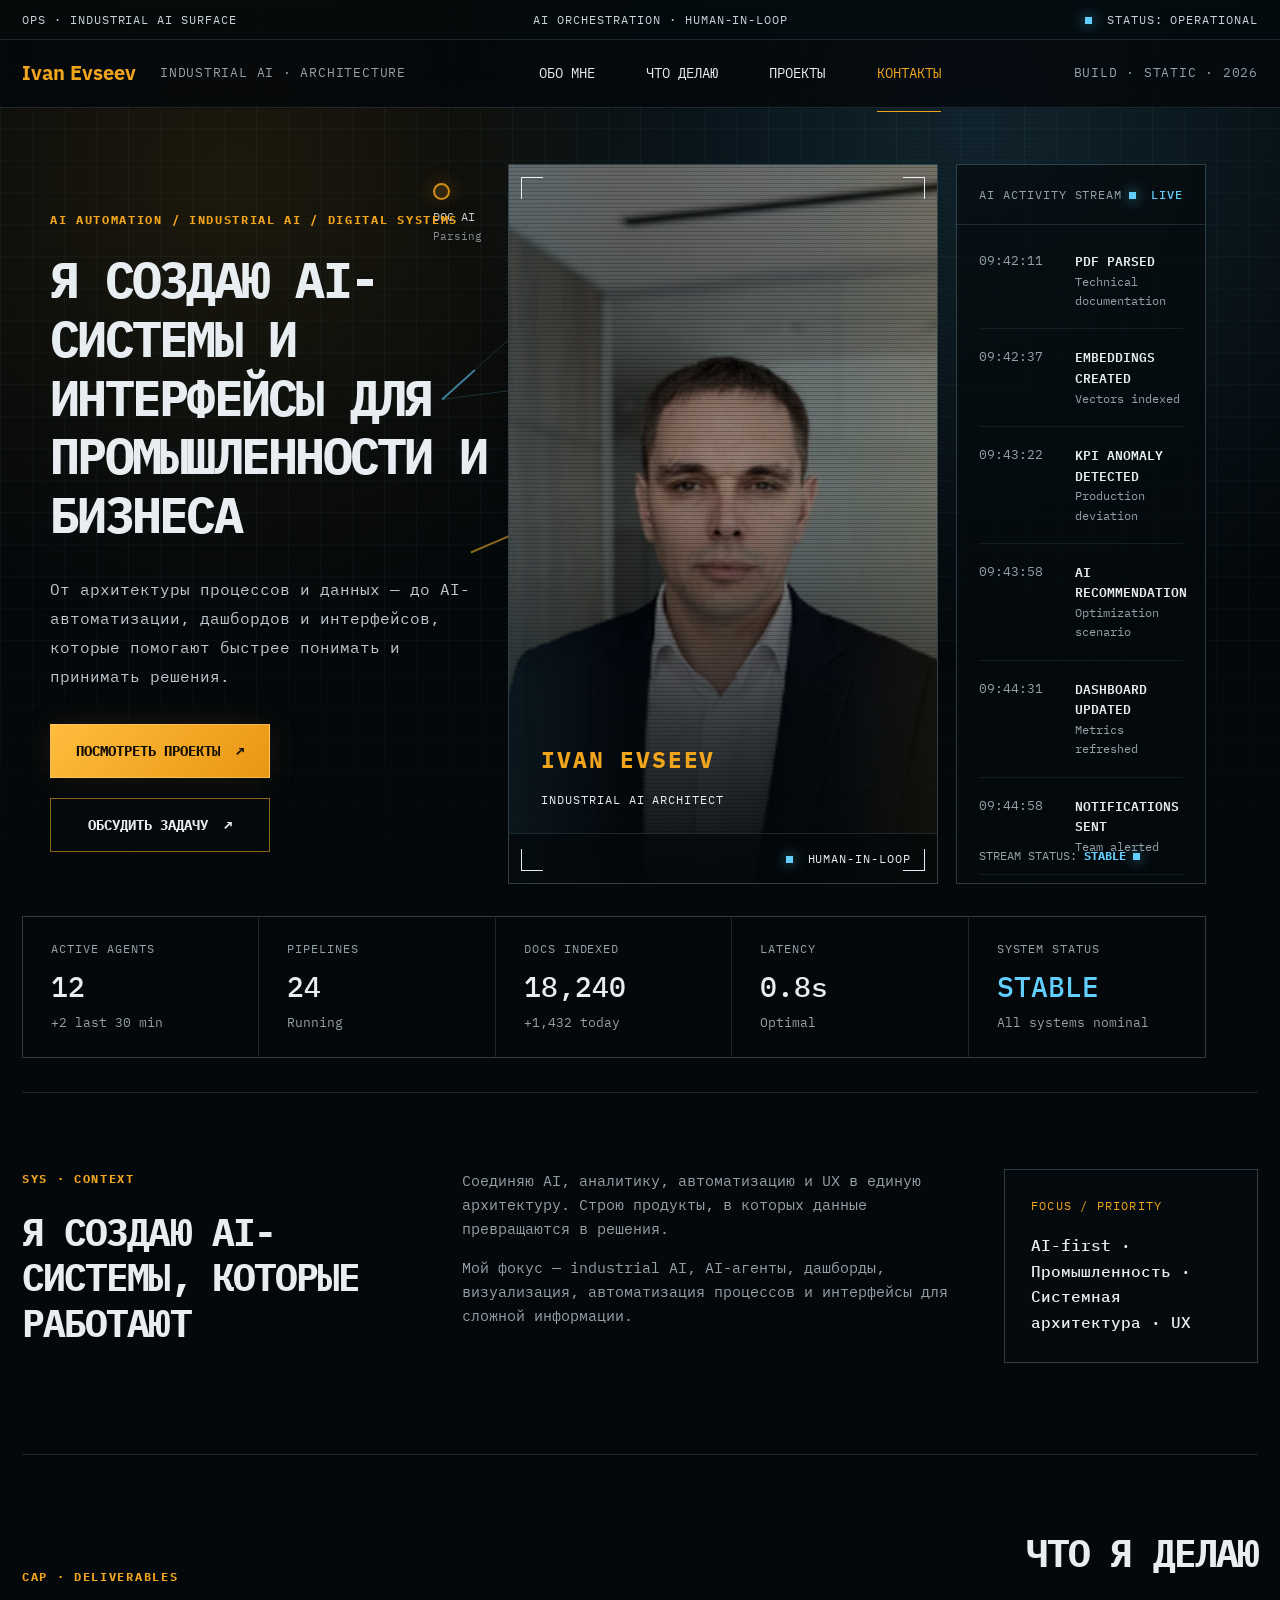
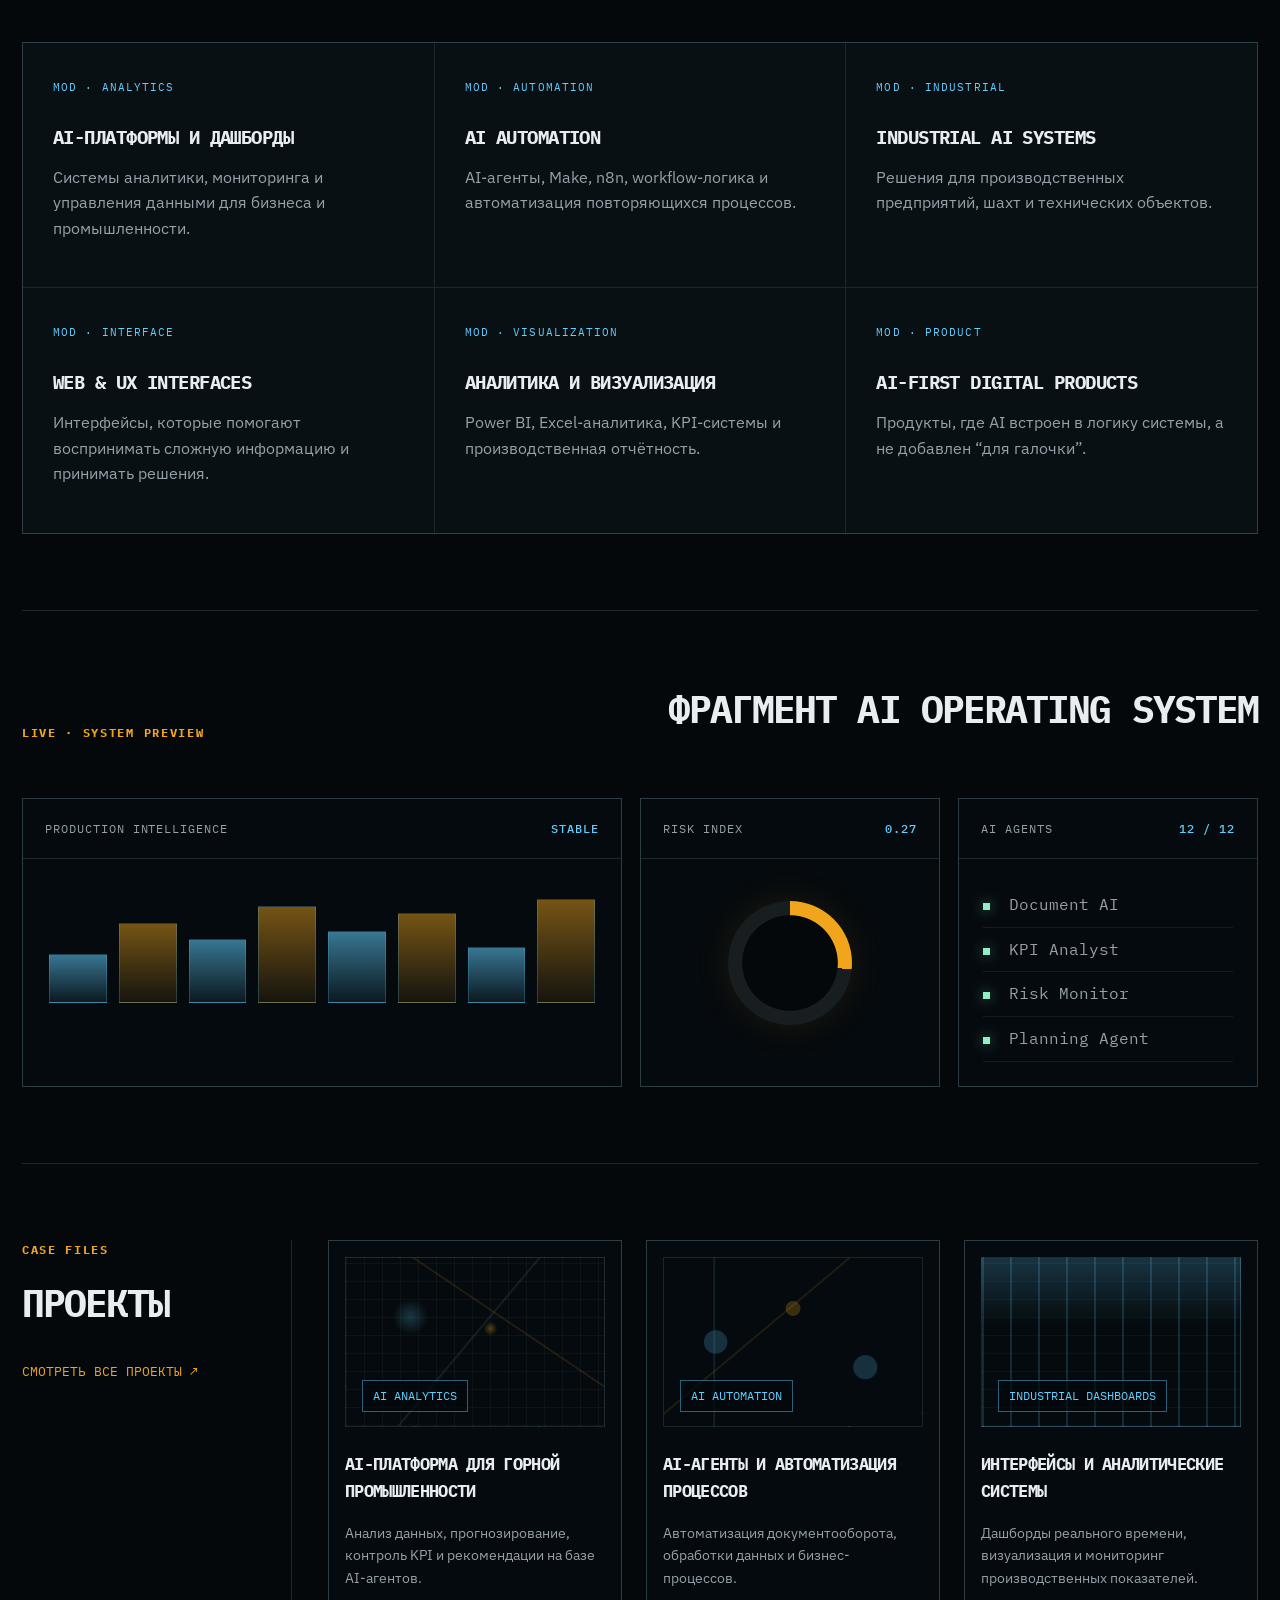
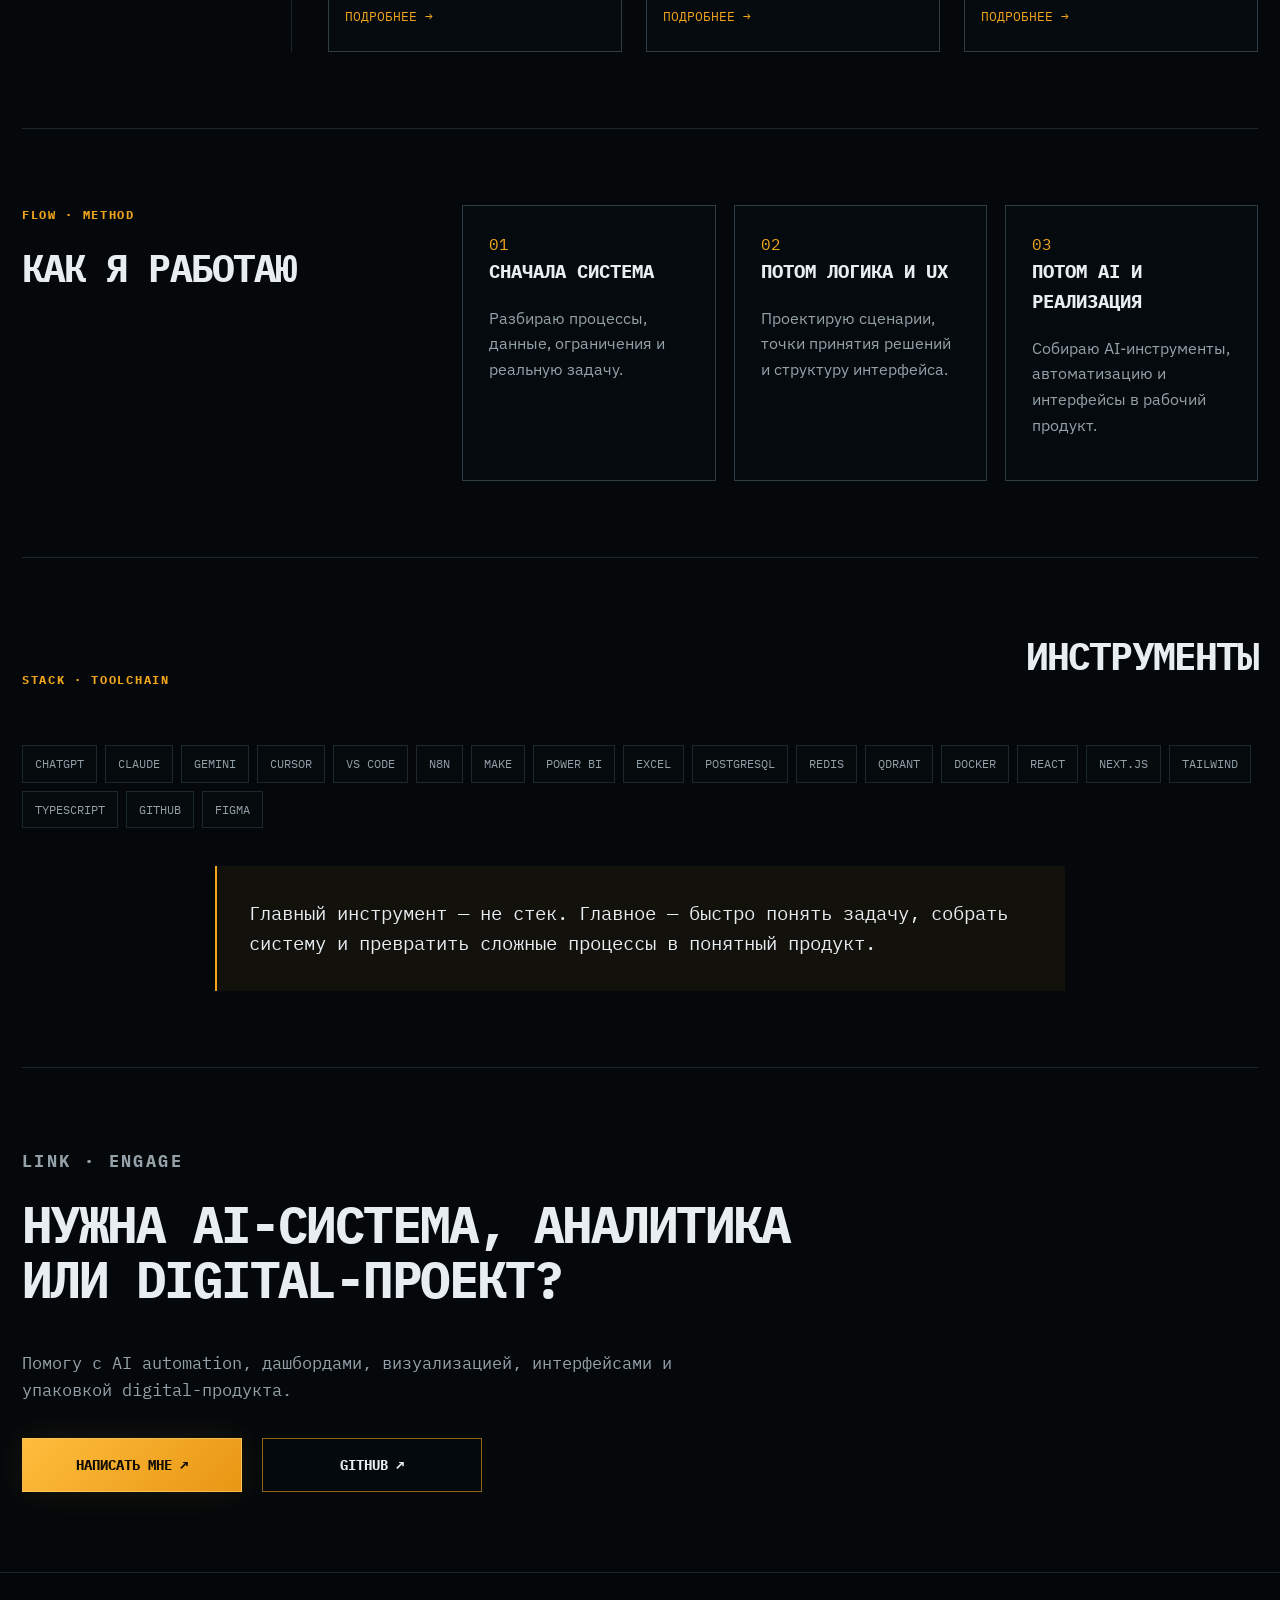
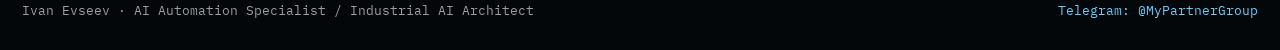
<file: backup/ivan-live-industrial-ai-site/index.html>
<!DOCTYPE html>
<html lang="ru">
<head>
  <meta charset="UTF-8" />
  <meta name="viewport" content="width=device-width, initial-scale=1.0" />
  <meta name="description" content="Ivan Evseev — AI Automation Specialist / Industrial AI Architect. AI-системы, интерфейсы, дашборды и автоматизация для промышленности и бизнеса." />
  <title>Ivan Evseev — Industrial AI / AI Automation</title>
  <link rel="preconnect" href="https://fonts.googleapis.com" />
  <link rel="preconnect" href="https://fonts.gstatic.com" crossorigin />
  <link href="https://fonts.googleapis.com/css2?family=IBM+Plex+Mono:wght@400;500;600;700&family=IBM+Plex+Sans:wght@400;500;600;700&display=swap" rel="stylesheet" />
  <link rel="stylesheet" href="styles.css" />
</head>
<body>
  <div class="ambient ambient--cyan" aria-hidden="true"></div>
  <div class="ambient ambient--amber" aria-hidden="true"></div>
  <div class="grid-bg" aria-hidden="true"></div>
  <div class="scanlines" aria-hidden="true"></div>

  <header class="topline">
    <div class="shell topline__inner">
      <span>OPS · INDUSTRIAL AI SURFACE</span>
      <span>AI ORCHESTRATION · HUMAN-IN-LOOP</span>
      <span><i class="dot"></i> STATUS: OPERATIONAL</span>
    </div>
  </header>

  <nav class="nav">
    <div class="shell nav__inner">
      <a href="#top" class="brand">Ivan Evseev</a>
      <span class="brand-sub">Industrial AI · Architecture</span>
      <div class="nav__links">
        <a href="#about">Обо мне</a>
        <a href="#work">Что делаю</a>
        <a href="#projects">Проекты</a>
        <a href="#contact" class="is-active">Контакты</a>
      </div>
      <span class="build">BUILD · STATIC · 2026</span>
    </div>
  </nav>

  <main id="top">
    <section class="hero shell">
      <div class="hero__left">
        <p class="eyebrow">AI Automation / Industrial AI / Digital Systems</p>
        <h1>Я создаю AI-системы и интерфейсы для промышленности и бизнеса</h1>
        <p class="lead">От архитектуры процессов и данных — до AI-автоматизации, дашбордов и интерфейсов, которые помогают быстрее понимать и принимать решения.</p>
        <div class="hero__actions">
          <a class="btn btn--primary" href="#projects">Посмотреть проекты <span>↗</span></a>
          <a class="btn btn--ghost" href="https://t.me/MyPartnerGroup" target="_blank" rel="noopener noreferrer">Обсудить задачу <span>↗</span></a>
        </div>
      </div>

      <div class="network" aria-hidden="true">
        <svg viewBox="0 0 620 520" preserveAspectRatio="xMidYMid meet">
          <g class="network__lines">
            <path d="M90 250 L190 160 L320 220 L470 140 L540 270 L420 385 L260 350 L120 410" />
            <path d="M190 160 L260 350 L470 140" />
            <path d="M90 250 L320 220 L420 385 L540 270" />
            <path d="M160 70 L190 160 L320 80 L470 140" />
          </g>
          <g class="network__pulses">
            <path d="M90 250 L190 160 L320 220 L470 140 L540 270" />
            <path d="M120 410 L260 350 L420 385 L540 270" />
          </g>
        </svg>
        <span class="node n1">DOC AI<small>Parsing</small></span>
        <span class="node n2">VECTOR DB<small>Search</small></span>
        <span class="node n3">AI AGENTS<small>Orchestration</small></span>
        <span class="node n4">KPI ENGINE<small>Analytics</small></span>
        <span class="node n5">DECISION<small>Inference</small></span>
        <span class="node n6">DATA PIPELINE<small>ETL / Streaming</small></span>
      </div>

      <aside class="portrait-panel">
        <div class="corner corner--tl"></div>
        <div class="corner corner--tr"></div>
        <div class="corner corner--bl"></div>
        <div class="corner corner--br"></div>
        <div class="portrait"></div>
        <div class="portrait-panel__text">
          <p>Ivan Evseev</p>
          <span>Industrial AI Architect</span>
        </div>
        <div class="portrait-panel__meta">
          <span><i class="dot"></i> Human-in-loop</span>
        </div>
      </aside>

      <aside class="activity">
        <div class="activity__head">
          <span>AI Activity Stream</span>
          <strong><i class="dot"></i> Live</strong>
        </div>
        <ol>
          <li><time>09:42:11</time><b>PDF parsed</b><span>Technical documentation</span></li>
          <li><time>09:42:37</time><b>Embeddings created</b><span>Vectors indexed</span></li>
          <li><time>09:43:22</time><b>KPI anomaly detected</b><span>Production deviation</span></li>
          <li><time>09:43:58</time><b>AI recommendation</b><span>Optimization scenario</span></li>
          <li><time>09:44:31</time><b>Dashboard updated</b><span>Metrics refreshed</span></li>
          <li><time>09:44:58</time><b>Notifications sent</b><span>Team alerted</span></li>
        </ol>
        <div class="activity__foot">Stream status: <strong>stable</strong> <i class="dot"></i></div>
      </aside>

      <div class="metrics-bar">
        <article><span>Active agents</span><strong>12</strong><em>+2 last 30 min</em></article>
        <article><span>Pipelines</span><strong>24</strong><em>Running</em></article>
        <article><span>Docs indexed</span><strong>18,240</strong><em>+1,432 today</em></article>
        <article><span>Latency</span><strong>0.8s</strong><em>Optimal</em></article>
        <article><span>System status</span><strong class="cyan">Stable</strong><em>All systems nominal</em></article>
      </div>
    </section>

    <section class="section section--split shell" id="about">
      <div>
        <p class="eyebrow">SYS · CONTEXT</p>
        <h2>Я создаю AI-системы, которые работают</h2>
      </div>
      <div class="section-copy">
        <p>Соединяю AI, аналитику, автоматизацию и UX в единую архитектуру. Строю продукты, в которых данные превращаются в решения.</p>
        <p>Мой фокус — industrial AI, AI-агенты, дашборды, визуализация, автоматизация процессов и интерфейсы для сложной информации.</p>
      </div>
      <div class="focus-card">
        <span>Focus / Priority</span>
        <b>AI-first · Промышленность · Системная архитектура · UX</b>
      </div>
    </section>

    <section class="section shell" id="work">
      <div class="section-head">
        <p class="eyebrow">CAP · DELIVERABLES</p>
        <h2>Что я делаю</h2>
      </div>
      <div class="cards">
        <article class="card"><span>MOD · ANALYTICS</span><h3>AI-платформы и дашборды</h3><p>Системы аналитики, мониторинга и управления данными для бизнеса и промышленности.</p></article>
        <article class="card"><span>MOD · AUTOMATION</span><h3>AI Automation</h3><p>AI-агенты, Make, n8n, workflow-логика и автоматизация повторяющихся процессов.</p></article>
        <article class="card"><span>MOD · INDUSTRIAL</span><h3>Industrial AI Systems</h3><p>Решения для производственных предприятий, шахт и технических объектов.</p></article>
        <article class="card"><span>MOD · INTERFACE</span><h3>Web & UX Interfaces</h3><p>Интерфейсы, которые помогают воспринимать сложную информацию и принимать решения.</p></article>
        <article class="card"><span>MOD · VISUALIZATION</span><h3>Аналитика и визуализация</h3><p>Power BI, Excel-аналитика, KPI-системы и производственная отчётность.</p></article>
        <article class="card"><span>MOD · PRODUCT</span><h3>AI-first Digital Products</h3><p>Продукты, где AI встроен в логику системы, а не добавлен “для галочки”.</p></article>
      </div>
    </section>

    <section class="section shell">
      <div class="section-head">
        <p class="eyebrow">LIVE · SYSTEM PREVIEW</p>
        <h2>Фрагмент AI Operating System</h2>
      </div>
      <div class="dashboard">
        <div class="dash-card dash-card--wide">
          <div class="dash-head"><span>Production intelligence</span><b>Stable</b></div>
          <div class="bars" aria-hidden="true">
            <i style="--h:42%"></i><i style="--h:68%"></i><i style="--h:54%"></i><i style="--h:82%"></i><i style="--h:61%"></i><i style="--h:76%"></i><i style="--h:48%"></i><i style="--h:88%"></i>
          </div>
        </div>
        <div class="dash-card">
          <div class="dash-head"><span>Risk index</span><b>0.27</b></div>
          <div class="ring"></div>
        </div>
        <div class="dash-card">
          <div class="dash-head"><span>AI agents</span><b>12 / 12</b></div>
          <ul class="agents">
            <li><i></i> Document AI</li>
            <li><i></i> KPI Analyst</li>
            <li><i></i> Risk Monitor</li>
            <li><i></i> Planning Agent</li>
          </ul>
        </div>
      </div>
    </section>

    <section class="section section--projects shell" id="projects">
      <div class="projects-title">
        <p class="eyebrow">CASE FILES</p>
        <h2>Проекты</h2>
        <a href="#contact">Смотреть все проекты ↗</a>
      </div>

      <div class="project-grid">
        <article class="project-card">
          <div class="project-visual visual-1"><span>AI Analytics</span></div>
          <h3>AI-платформа для горной промышленности</h3>
          <p>Анализ данных, прогнозирование, контроль KPI и рекомендации на базе AI-агентов.</p>
          <a href="#contact">Подробнее →</a>
        </article>
        <article class="project-card">
          <div class="project-visual visual-2"><span>AI Automation</span></div>
          <h3>AI-агенты и автоматизация процессов</h3>
          <p>Автоматизация документооборота, обработки данных и бизнес-процессов.</p>
          <a href="#contact">Подробнее →</a>
        </article>
        <article class="project-card">
          <div class="project-visual visual-3"><span>Industrial Dashboards</span></div>
          <h3>Интерфейсы и аналитические системы</h3>
          <p>Дашборды реального времени, визуализация и мониторинг производственных показателей.</p>
          <a href="#contact">Подробнее →</a>
        </article>
      </div>
    </section>

    <section class="section section--split shell">
      <div>
        <p class="eyebrow">FLOW · METHOD</p>
        <h2>Как я работаю</h2>
      </div>
      <div class="steps">
        <article><span>01</span><h3>Сначала система</h3><p>Разбираю процессы, данные, ограничения и реальную задачу.</p></article>
        <article><span>02</span><h3>Потом логика и UX</h3><p>Проектирую сценарии, точки принятия решений и структуру интерфейса.</p></article>
        <article><span>03</span><h3>Потом AI и реализация</h3><p>Собираю AI-инструменты, автоматизацию и интерфейсы в рабочий продукт.</p></article>
      </div>
    </section>

    <section class="section shell">
      <div class="section-head">
        <p class="eyebrow">STACK · TOOLCHAIN</p>
        <h2>Инструменты</h2>
      </div>
      <div class="badges">
        <span>ChatGPT</span><span>Claude</span><span>Gemini</span><span>Cursor</span><span>VS Code</span><span>n8n</span><span>Make</span><span>Power BI</span><span>Excel</span><span>PostgreSQL</span><span>Redis</span><span>Qdrant</span><span>Docker</span><span>React</span><span>Next.js</span><span>Tailwind</span><span>TypeScript</span><span>GitHub</span><span>Figma</span>
      </div>
      <blockquote class="manifest">Главный инструмент — не стек. Главное — быстро понять задачу, собрать систему и превратить сложные процессы в понятный продукт.</blockquote>
    </section>

    <section class="cta shell" id="contact">
      <p class="eyebrow">LINK · ENGAGE</p>
      <h2>Нужна AI-система, аналитика или digital-проект?</h2>
      <p>Помогу с AI automation, дашбордами, визуализацией, интерфейсами и упаковкой digital-продукта.</p>
      <div class="hero__actions">
        <a class="btn btn--primary" href="https://t.me/MyPartnerGroup" target="_blank" rel="noopener noreferrer">Написать мне ↗</a>
        <a class="btn btn--ghost" href="https://github.com/ievseev08-max" target="_blank" rel="noopener noreferrer">GitHub ↗</a>
      </div>
    </section>
  </main>

  <footer class="footer">
    <div class="shell footer__inner">
      <span>Ivan Evseev · AI Automation Specialist / Industrial AI Architect</span>
      <a href="https://t.me/MyPartnerGroup" target="_blank" rel="noopener noreferrer">Telegram: @MyPartnerGroup</a>
    </div>
  </footer>
</body>
</html>
</file>
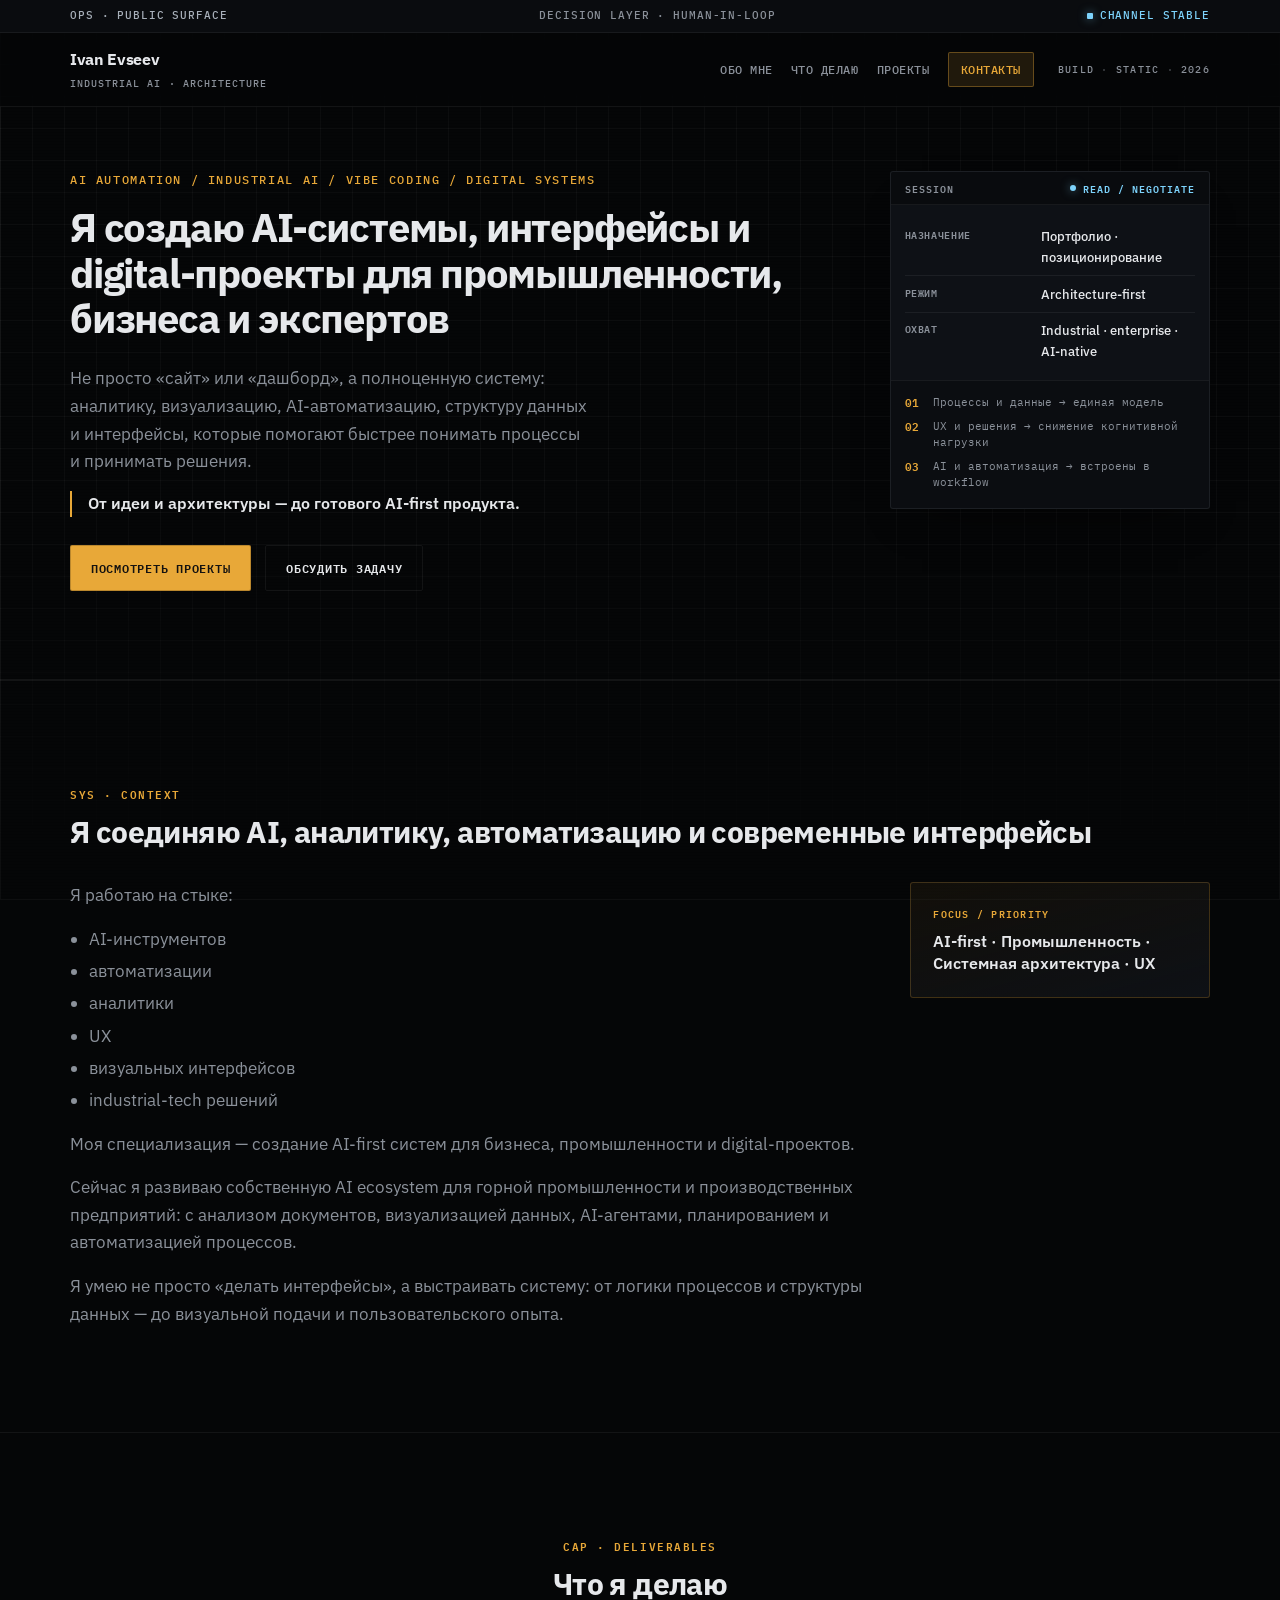
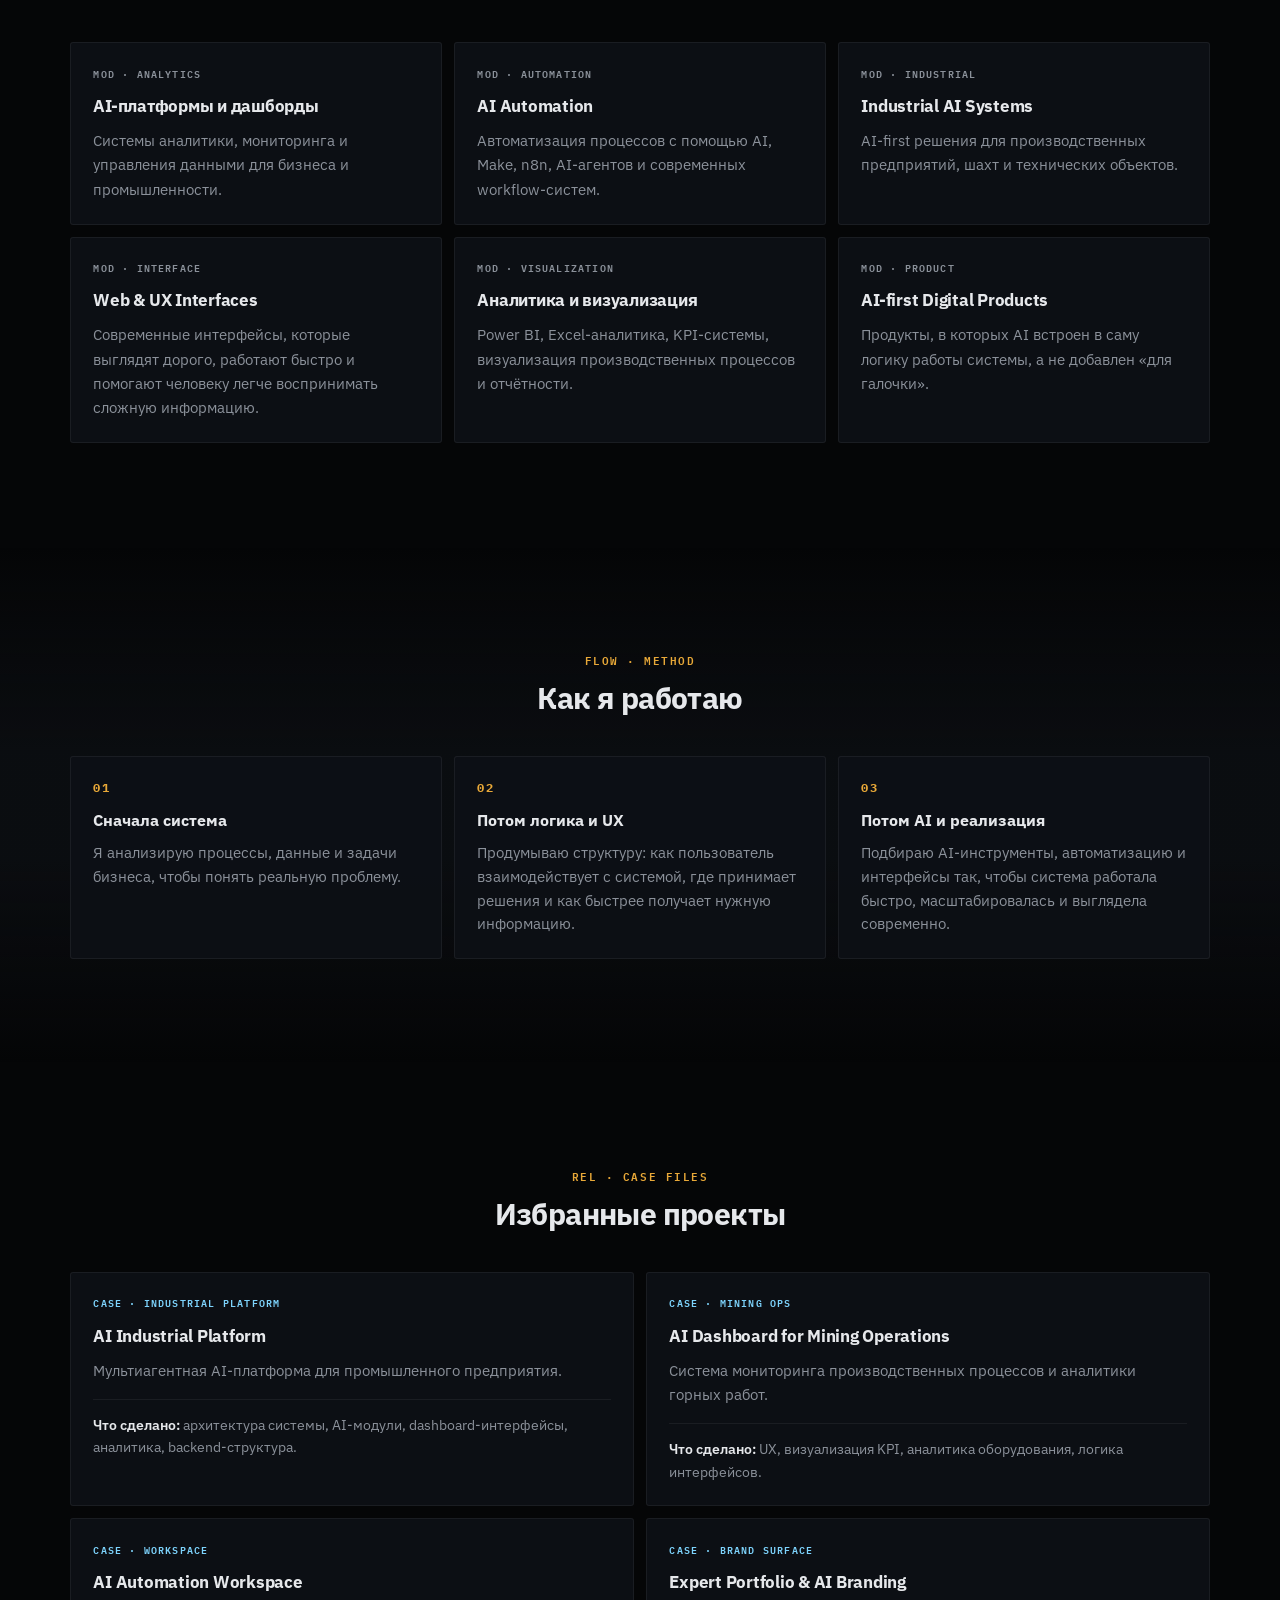
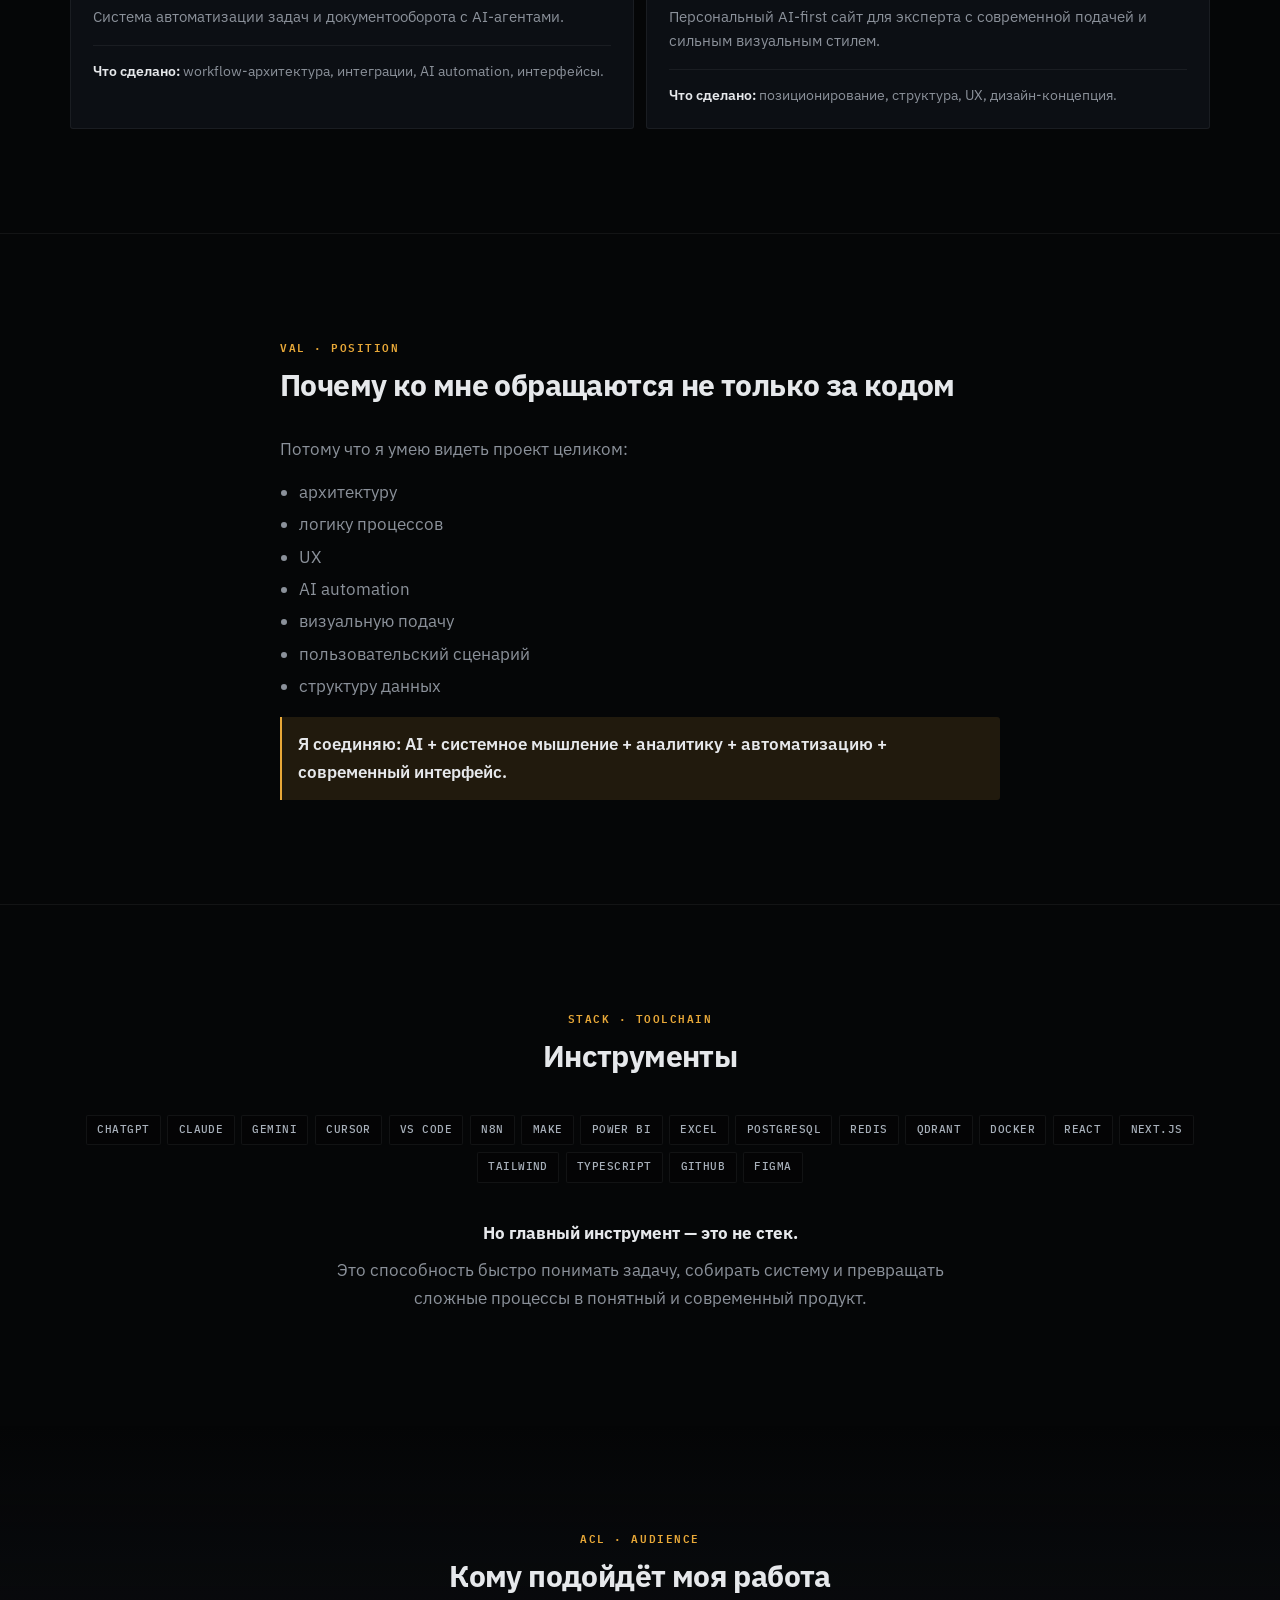
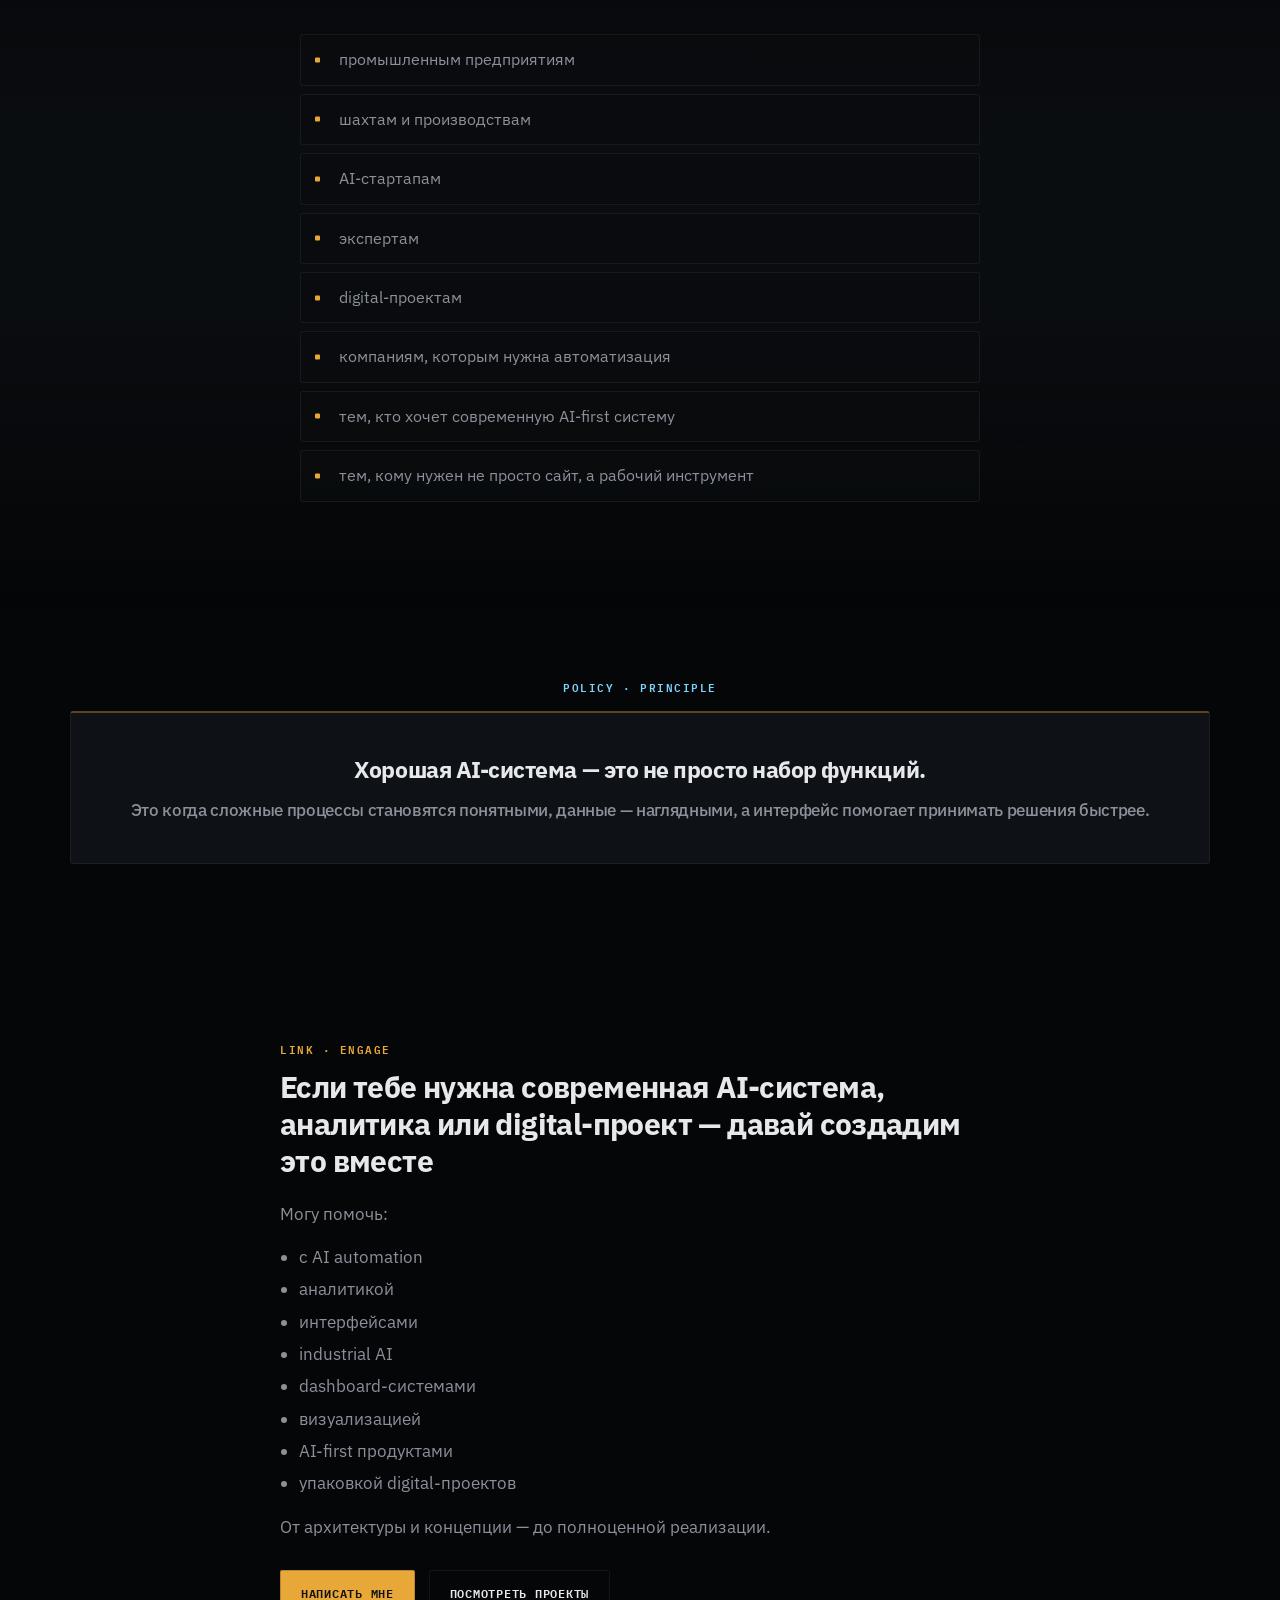
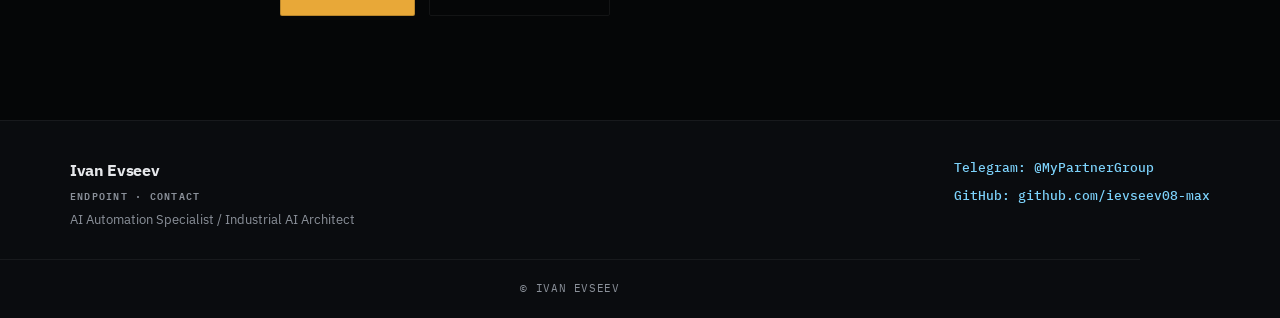
<file: backup/school_vers/index.html>
<!DOCTYPE html>
<html lang="ru">
<head>
  <meta charset="UTF-8">
  <meta name="viewport" content="width=device-width, initial-scale=1.0">
  <meta name="description" content="Ivan Evseev — AI Automation Specialist / Industrial AI Architect. AI-системы, интерфейсы и digital-проекты для промышленности и бизнеса.">
  <title>Ivan Evseev — AI Automation / Industrial AI</title>
  <link rel="preconnect" href="https://fonts.googleapis.com">
  <link rel="preconnect" href="https://fonts.gstatic.com" crossorigin>
  <link href="https://fonts.googleapis.com/css2?family=IBM+Plex+Mono:wght@400;500;600&family=IBM+Plex+Sans:ital,wght@0,400;0,500;0,600;0,700;1,400&display=swap" rel="stylesheet">
  <link rel="stylesheet" href="styles.css">
</head>
<body>
  <div class="bg-grid" aria-hidden="true"></div>
  <div class="bg-scan" aria-hidden="true"></div>
  <div class="bg-edge" aria-hidden="true"></div>

  <div class="telemetry" aria-hidden="true">
    <div class="container telemetry__inner">
      <span class="telemetry__item">OPS · PUBLIC SURFACE</span>
      <span class="telemetry__item telemetry__item--dim">DECISION LAYER · HUMAN-IN-LOOP</span>
      <span class="telemetry__item telemetry__item--right"><span class="live-dot" aria-hidden="true"></span> CHANNEL STABLE</span>
    </div>
  </div>

  <header class="site-header">
    <div class="container site-header__inner">
      <div class="site-header__brand">
        <a class="logo" href="#">Ivan Evseev</a>
        <span class="site-header__mono">INDUSTRIAL AI · ARCHITECTURE</span>
      </div>
      <nav class="nav" aria-label="Основная навигация">
        <a href="#about">Обо мне</a>
        <a href="#work">Что делаю</a>
        <a href="#projects">Проекты</a>
        <a href="#contact" class="nav__cta">Контакты</a>
      </nav>
      <p class="site-header__build" title="Статическая выкладка">BUILD <span class="site-header__sep">·</span> STATIC <span class="site-header__sep">·</span> 2026</p>
    </div>
  </header>

  <main>
    <!-- Первый экран -->
    <section class="hero" id="top">
      <div class="container hero__shell">
        <div class="hero__grid">
          <div class="hero__main">
            <p class="hero__eyebrow">AI Automation / Industrial AI / Vibe Coding / Digital Systems</p>
            <h1 class="hero__title">Я создаю AI-системы, интерфейсы и digital-проекты для промышленности, бизнеса и экспертов</h1>
            <p class="hero__lead">Не просто «сайт» или «дашборд», а полноценную систему: аналитику, визуализацию, AI-автоматизацию, структуру данных и интерфейсы, которые помогают быстрее понимать процессы и принимать решения.</p>
            <p class="hero__tagline">От идеи и архитектуры — до готового AI-first продукта.</p>
            <div class="hero__actions">
              <a class="btn btn--primary" href="#projects">Посмотреть проекты</a>
              <a class="btn btn--ghost" href="https://t.me/MyPartnerGroup" target="_blank" rel="noopener noreferrer">Обсудить задачу</a>
            </div>
          </div>
          <aside class="panel panel--ops" aria-label="Контекст системы">
            <div class="panel__bar">
              <span class="panel__bar-label">SESSION</span>
              <span class="panel__bar-state"><span class="live-dot live-dot--panel" aria-hidden="true"></span> READ / NEGOTIATE</span>
            </div>
            <dl class="panel__kv">
              <div class="panel__kv-row">
                <dt>Назначение</dt>
                <dd>Портфолио · позиционирование</dd>
              </div>
              <div class="panel__kv-row">
                <dt>Режим</dt>
                <dd>Architecture-first</dd>
              </div>
              <div class="panel__kv-row">
                <dt>Охват</dt>
                <dd>Industrial · enterprise · AI-native</dd>
              </div>
            </dl>
            <div class="panel__log">
              <div class="log-line"><span class="log-prefix">01</span> Процессы и данные → единая модель</div>
              <div class="log-line"><span class="log-prefix">02</span> UX и решения → снижение когнитивной нагрузки</div>
              <div class="log-line"><span class="log-prefix">03</span> AI и автоматизация → встроены в workflow</div>
            </div>
          </aside>
        </div>
      </div>
    </section>

    <!-- Обо мне -->
    <section class="section section--about" id="about">
      <div class="container">
        <header class="section__head">
          <p class="section__tag">SYS · CONTEXT</p>
          <h2 class="section__title">Я соединяю AI, аналитику, автоматизацию и современные интерфейсы</h2>
        </header>
        <div class="about__grid">
          <div class="about__text prose">
            <p>Я работаю на стыке:</p>
            <ul>
              <li>AI-инструментов</li>
              <li>автоматизации</li>
              <li>аналитики</li>
              <li>UX</li>
              <li>визуальных интерфейсов</li>
              <li>industrial-tech решений</li>
            </ul>
            <p>Моя специализация — создание AI-first систем для бизнеса, промышленности и digital-проектов.</p>
            <p>Сейчас я развиваю собственную AI ecosystem для горной промышленности и производственных предприятий: с анализом документов, визуализацией данных, AI-агентами, планированием и автоматизацией процессов.</p>
            <p>Я умею не просто «делать интерфейсы», а выстраивать систему: от логики процессов и структуры данных — до визуальной подачи и пользовательского опыта.</p>
          </div>
          <aside class="about__aside card card--accent">
            <span class="about__aside-label">FOCUS / PRIORITY</span>
            <p class="about__aside-text">AI-first · Промышленность · Системная архитектура · UX</p>
          </aside>
        </div>
      </div>
    </section>

    <!-- Что я создаю -->
    <section class="section" id="work">
      <div class="container">
        <header class="section__head section__head--center">
          <p class="section__tag">CAP · DELIVERABLES</p>
          <h2 class="section__title section__title--center">Что я делаю</h2>
        </header>
        <div class="cards-grid">
          <article class="card card--service">
            <p class="card__rail">MOD · ANALYTICS</p>
            <h3 class="card__title">AI-платформы и дашборды</h3>
            <p class="card__text">Системы аналитики, мониторинга и управления данными для бизнеса и промышленности.</p>
          </article>
          <article class="card card--service">
            <p class="card__rail">MOD · AUTOMATION</p>
            <h3 class="card__title">AI Automation</h3>
            <p class="card__text">Автоматизация процессов с помощью AI, Make, n8n, AI-агентов и современных workflow-систем.</p>
          </article>
          <article class="card card--service">
            <p class="card__rail">MOD · INDUSTRIAL</p>
            <h3 class="card__title">Industrial AI Systems</h3>
            <p class="card__text">AI-first решения для производственных предприятий, шахт и технических объектов.</p>
          </article>
          <article class="card card--service">
            <p class="card__rail">MOD · INTERFACE</p>
            <h3 class="card__title">Web &amp; UX Interfaces</h3>
            <p class="card__text">Современные интерфейсы, которые выглядят дорого, работают быстро и помогают человеку легче воспринимать сложную информацию.</p>
          </article>
          <article class="card card--service">
            <p class="card__rail">MOD · VISUALIZATION</p>
            <h3 class="card__title">Аналитика и визуализация</h3>
            <p class="card__text">Power BI, Excel-аналитика, KPI-системы, визуализация производственных процессов и отчётности.</p>
          </article>
          <article class="card card--service">
            <p class="card__rail">MOD · PRODUCT</p>
            <h3 class="card__title">AI-first Digital Products</h3>
            <p class="card__text">Продукты, в которых AI встроен в саму логику работы системы, а не добавлен «для галочки».</p>
          </article>
        </div>
      </div>
    </section>

    <!-- Мой подход -->
    <section class="section section--muted" id="approach">
      <div class="container">
        <header class="section__head section__head--center">
          <p class="section__tag">FLOW · METHOD</p>
          <h2 class="section__title section__title--center">Как я работаю</h2>
        </header>
        <ol class="steps">
          <li class="steps__item card">
            <span class="steps__num">01</span>
            <h3 class="steps__title">Сначала система</h3>
            <p class="steps__text">Я анализирую процессы, данные и задачи бизнеса, чтобы понять реальную проблему.</p>
          </li>
          <li class="steps__item card">
            <span class="steps__num">02</span>
            <h3 class="steps__title">Потом логика и UX</h3>
            <p class="steps__text">Продумываю структуру: как пользователь взаимодействует с системой, где принимает решения и как быстрее получает нужную информацию.</p>
          </li>
          <li class="steps__item card">
            <span class="steps__num">03</span>
            <h3 class="steps__title">Потом AI и реализация</h3>
            <p class="steps__text">Подбираю AI-инструменты, автоматизацию и интерфейсы так, чтобы система работала быстро, масштабировалась и выглядела современно.</p>
          </li>
        </ol>
      </div>
    </section>

    <!-- Проекты -->
    <section class="section" id="projects">
      <div class="container">
        <header class="section__head section__head--center">
          <p class="section__tag">REL · CASE FILES</p>
          <h2 class="section__title section__title--center">Избранные проекты</h2>
        </header>
        <div class="projects">
          <article class="card card--project">
            <p class="card__rail card__rail--project">CASE · INDUSTRIAL PLATFORM</p>
            <h3 class="card__title">AI Industrial Platform</h3>
            <p class="card__text">Мультиагентная AI-платформа для промышленного предприятия.</p>
            <p class="card__meta"><strong>Что сделано:</strong> архитектура системы, AI-модули, dashboard-интерфейсы, аналитика, backend-структура.</p>
          </article>
          <article class="card card--project">
            <p class="card__rail card__rail--project">CASE · MINING OPS</p>
            <h3 class="card__title">AI Dashboard for Mining Operations</h3>
            <p class="card__text">Система мониторинга производственных процессов и аналитики горных работ.</p>
            <p class="card__meta"><strong>Что сделано:</strong> UX, визуализация KPI, аналитика оборудования, логика интерфейсов.</p>
          </article>
          <article class="card card--project">
            <p class="card__rail card__rail--project">CASE · WORKSPACE</p>
            <h3 class="card__title">AI Automation Workspace</h3>
            <p class="card__text">Система автоматизации задач и документооборота с AI-агентами.</p>
            <p class="card__meta"><strong>Что сделано:</strong> workflow-архитектура, интеграции, AI automation, интерфейсы.</p>
          </article>
          <article class="card card--project">
            <p class="card__rail card__rail--project">CASE · BRAND SURFACE</p>
            <h3 class="card__title">Expert Portfolio &amp; AI Branding</h3>
            <p class="card__text">Персональный AI-first сайт для эксперта с современной подачей и сильным визуальным стилем.</p>
            <p class="card__meta"><strong>Что сделано:</strong> позиционирование, структура, UX, дизайн-концепция.</p>
          </article>
        </div>
      </div>
    </section>

    <!-- Почему со мной -->
    <section class="section section--about" id="why">
      <div class="container container--narrow">
        <header class="section__head">
          <p class="section__tag">VAL · POSITION</p>
          <h2 class="section__title">Почему ко мне обращаются не только за кодом</h2>
        </header>
        <div class="prose">
          <p>Потому что я умею видеть проект целиком:</p>
          <ul>
            <li>архитектуру</li>
            <li>логику процессов</li>
            <li>UX</li>
            <li>AI automation</li>
            <li>визуальную подачу</li>
            <li>пользовательский сценарий</li>
            <li>структуру данных</li>
          </ul>
          <p class="highlight-line">Я соединяю: AI + системное мышление + аналитику + автоматизацию + современный интерфейс.</p>
        </div>
      </div>
    </section>

    <!-- Стек -->
    <section class="section" id="tools">
      <div class="container">
        <header class="section__head section__head--center">
          <p class="section__tag">STACK · TOOLCHAIN</p>
          <h2 class="section__title section__title--center">Инструменты</h2>
        </header>
        <div class="badges" role="list">
          <span class="badge" role="listitem">ChatGPT</span>
          <span class="badge" role="listitem">Claude</span>
          <span class="badge" role="listitem">Gemini</span>
          <span class="badge" role="listitem">Cursor</span>
          <span class="badge" role="listitem">VS Code</span>
          <span class="badge" role="listitem">n8n</span>
          <span class="badge" role="listitem">Make</span>
          <span class="badge" role="listitem">Power BI</span>
          <span class="badge" role="listitem">Excel</span>
          <span class="badge" role="listitem">PostgreSQL</span>
          <span class="badge" role="listitem">Redis</span>
          <span class="badge" role="listitem">Qdrant</span>
          <span class="badge" role="listitem">Docker</span>
          <span class="badge" role="listitem">React</span>
          <span class="badge" role="listitem">Next.js</span>
          <span class="badge" role="listitem">Tailwind</span>
          <span class="badge" role="listitem">TypeScript</span>
          <span class="badge" role="listitem">GitHub</span>
          <span class="badge" role="listitem">Figma</span>
        </div>
        <blockquote class="tools-note">
          <p>Но главный инструмент — это не стек.</p>
          <p>Это способность быстро понимать задачу, собирать систему и превращать сложные процессы в понятный и современный продукт.</p>
        </blockquote>
      </div>
    </section>

    <!-- Для кого -->
    <section class="section section--muted" id="audience">
      <div class="container">
        <header class="section__head section__head--center">
          <p class="section__tag">ACL · AUDIENCE</p>
          <h2 class="section__title section__title--center">Кому подойдёт моя работа</h2>
        </header>
        <ul class="audience-list">
          <li>промышленным предприятиям</li>
          <li>шахтам и производствам</li>
          <li>AI-стартапам</li>
          <li>экспертам</li>
          <li>digital-проектам</li>
          <li>компаниям, которым нужна автоматизация</li>
          <li>тем, кто хочет современную AI-first систему</li>
          <li>тем, кому нужен не просто сайт, а рабочий инструмент</li>
        </ul>
      </div>
    </section>

    <!-- Манифест -->
    <section class="section manifest" id="manifest">
      <div class="container">
        <p class="section__tag section__tag--manifest">POLICY · PRINCIPLE</p>
        <blockquote class="manifest__quote">
          <p>Хорошая AI-система — это не просто набор функций.</p>
          <p>Это когда сложные процессы становятся понятными, данные — наглядными, а интерфейс помогает принимать решения быстрее.</p>
        </blockquote>
      </div>
    </section>

    <!-- Финальный CTA -->
    <section class="section cta-final" id="cta">
      <div class="container container--narrow">
        <header class="section__head">
          <p class="section__tag">LINK · ENGAGE</p>
          <h2 class="section__title">Если тебе нужна современная AI-система, аналитика или digital-проект — давай создадим это вместе</h2>
        </header>
        <div class="prose">
          <p>Могу помочь:</p>
          <ul>
            <li>с AI automation</li>
            <li>аналитикой</li>
            <li>интерфейсами</li>
            <li>industrial AI</li>
            <li>dashboard-системами</li>
            <li>визуализацией</li>
            <li>AI-first продуктами</li>
            <li>упаковкой digital-проектов</li>
          </ul>
          <p>От архитектуры и концепции — до полноценной реализации.</p>
        </div>
        <div class="hero__actions">
          <a class="btn btn--primary" href="https://t.me/MyPartnerGroup" target="_blank" rel="noopener noreferrer">Написать мне</a>
          <a class="btn btn--ghost" href="#projects">Посмотреть проекты</a>
        </div>
      </div>
    </section>
  </main>

  <footer class="site-footer" id="contact">
    <div class="container site-footer__inner">
      <div class="site-footer__brand">
        <span class="logo logo--footer">Ivan Evseev</span>
        <p class="site-footer__mono">ENDPOINT · CONTACT</p>
        <p class="site-footer__role">AI Automation Specialist / Industrial AI Architect</p>
      </div>
      <div class="site-footer__links">
        <a href="https://t.me/MyPartnerGroup" target="_blank" rel="noopener noreferrer">Telegram: @MyPartnerGroup</a>
        <a href="https://github.com/ievseev08-max" target="_blank" rel="noopener noreferrer">GitHub: github.com/ievseev08-max</a>
      </div>
    </div>
    <p class="site-footer__copy container">© Ivan Evseev</p>
  </footer>
</body>
</html>
</file>
<file: styles.css>
/* Ivan Evseev — live industrial AI portfolio */

:root {
  --bg: #04080b;
  --bg2: #071015;
  --panel: rgba(7, 13, 17, .78);
  --panel2: rgba(11, 18, 24, .88);
  --line: rgba(170, 215, 232, .15);
  --line2: rgba(170, 215, 232, .25);
  --text: #e7edf1;
  --muted: #95a1a9;
  --dim: #63717a;
  --amber: #f1a51d;
  --cyan: #62cfff;
  --green: #8df0c2;
  --danger: #ff835f;
  --mono: "IBM Plex Mono", ui-monospace, SFMono-Regular, Menlo, Consolas, monospace;
  --sans: "IBM Plex Sans", system-ui, -apple-system, Segoe UI, sans-serif;
  --shell: min(1480px, calc(100% - 44px));
  --ease: cubic-bezier(.22,1,.36,1);
  --anchor-offset: 112px;
}

* { box-sizing: border-box; }

html {
  scroll-behavior: smooth;
  scroll-padding-top: var(--anchor-offset);
  color-scheme: dark;
  -webkit-tap-highlight-color: rgba(98, 207, 255, .12);
}

.nav__links a:focus-visible,
.footer a:focus-visible,
.brand:focus-visible,
.btn:focus-visible {
  outline: 2px solid rgba(98, 207, 255, .45);
  outline-offset: 3px;
}

.nav__links a:focus:not(:focus-visible),
.footer a:focus:not(:focus-visible),
.brand:focus:not(:focus-visible),
.btn:focus:not(:focus-visible) {
  outline: none;
}

@media (prefers-reduced-motion: reduce) {
  html { scroll-behavior: auto; }
  *, *::before, *::after { animation-duration: .01ms !important; animation-iteration-count: 1 !important; transition-duration: .01ms !important; }
}

body {
  margin: 0;
  background: var(--bg);
  color: var(--text);
  font-family: var(--sans);
  line-height: 1.6;
  overflow-x: hidden;
  -webkit-font-smoothing: antialiased;
}

body::selection { background: rgba(241,165,29,.35); }

.shell { width: var(--shell); margin: 0 auto; }

.grid-bg,
.scanlines,
.ambient {
  position: fixed;
  inset: 0;
  pointer-events: none;
  z-index: 0;
}

.grid-bg {
  background-image:
    linear-gradient(rgba(98,207,255,.045) 1px, transparent 1px),
    linear-gradient(90deg, rgba(98,207,255,.045) 1px, transparent 1px),
    linear-gradient(rgba(241,165,29,.025) 1px, transparent 1px),
    linear-gradient(90deg, rgba(241,165,29,.025) 1px, transparent 1px);
  background-size: 32px 32px, 32px 32px, 128px 128px, 128px 128px;
  mask-image: linear-gradient(180deg, black 0 65%, transparent 100%);
}

.scanlines {
  opacity: .25;
  background: repeating-linear-gradient(0deg, transparent 0 3px, rgba(0,0,0,.38) 3px 4px);
}

.ambient--cyan {
  background: radial-gradient(circle at 76% 14%, rgba(98,207,255,.14), transparent 34rem);
  animation: drift 13s var(--ease) infinite alternate;
}

.ambient--amber {
  background: radial-gradient(circle at 18% 20%, rgba(241,165,29,.11), transparent 30rem);
  animation: drift2 15s var(--ease) infinite alternate;
}

@keyframes drift { from { transform: translate3d(-18px,-12px,0); } to { transform: translate3d(18px,10px,0); } }
@keyframes drift2 { from { transform: translate3d(20px,8px,0); } to { transform: translate3d(-14px,-12px,0); } }

main, .topline, .nav, .footer { position: relative; z-index: 1; }

.topline {
  border-bottom: 1px solid var(--line);
  background: rgba(3,8,11,.76);
  backdrop-filter: blur(12px);
  font-family: var(--mono);
  font-size: 12px;
  letter-spacing: .08em;
  text-transform: uppercase;
  color: #c8d3d9;
}

.topline__inner {
  display: flex;
  justify-content: space-between;
  gap: 20px;
  padding: 10px 0;
}

.dot {
  display: inline-block;
  width: 7px;
  height: 7px;
  margin-right: 7px;
  background: var(--cyan);
  box-shadow: 0 0 14px rgba(98,207,255,.8);
  animation: pulse 1.8s var(--ease) infinite;
}

@keyframes pulse {
  0%,100% { opacity: 1; transform: scale(1); }
  50% { opacity: .45; transform: scale(.65); }
}

.nav {
  position: sticky;
  top: 0;
  z-index: 5;
  background: rgba(4,8,11,.82);
  backdrop-filter: blur(16px);
  border-bottom: 1px solid var(--line);
}

.nav__inner {
  display: grid;
  grid-template-columns: auto auto 1fr auto;
  align-items: center;
  gap: 24px;
  padding: 22px 0;
}

.brand {
  color: var(--amber);
  font: 700 20px/1 var(--sans);
  text-decoration: none;
}

.brand-sub, .build {
  color: var(--muted);
  font-family: var(--mono);
  font-size: 13px;
  letter-spacing: .06em;
  text-transform: uppercase;
}

.nav__links {
  display: flex;
  justify-content: center;
  gap: clamp(24px, 4vw, 56px);
  font-family: var(--mono);
  font-size: 14px;
  text-transform: uppercase;
}

.nav__links a {
  position: relative;
  color: var(--text);
  text-decoration: none;
}

.nav__links a::after {
  content: "";
  position: absolute;
  left: 0;
  right: 0;
  bottom: -27px;
  height: 1px;
  background: var(--amber);
  transform: scaleX(0);
  transform-origin: left;
  transition: transform .25s var(--ease);
}

.nav__links a:hover::after, .nav__links .is-active::after { transform: scaleX(1); }
.nav__links .is-active { color: var(--amber); }

.hero {
  position: relative;
  min-height: 720px;
  display: grid;
  grid-template-columns: minmax(420px, .9fr) minmax(430px, .72fr) minmax(250px, .42fr);
  gap: 18px;
  padding: 56px 0 34px;
  border-bottom: 1px solid var(--line);
}

.hero__left {
  position: relative;
  z-index: 3;
  padding: 46px 0 0 28px;
}

.eyebrow {
  margin: 0 0 22px;
  color: var(--amber);
  font-family: var(--mono);
  font-size: 12px;
  font-weight: 700;
  letter-spacing: .14em;
  text-transform: uppercase;
}

h1, h2, h3, p { margin-top: 0; }

h1 {
  margin-bottom: 30px;
  max-width: 770px;
  font-family: var(--mono);
  font-size: clamp(34px, 3.9vw, 62px);
  line-height: 1.18;
  letter-spacing: -.055em;
  text-transform: uppercase;
  text-shadow: 0 0 30px rgba(98,207,255,.06);
  text-wrap: balance;
}

.lead {
  max-width: 600px;
  color: #c0c8cf;
  font-family: var(--mono);
  font-size: clamp(16px, 1.2vw, 19px);
  line-height: 1.8;
}

.hero__actions {
  display: flex;
  flex-wrap: wrap;
  gap: 20px;
  margin-top: 34px;
}

.btn {
  display: inline-flex;
  align-items: center;
  justify-content: center;
  gap: 16px;
  min-width: 220px;
  min-height: 54px;
  padding: 0 24px;
  border: 1px solid var(--line2);
  color: var(--text);
  font-family: var(--mono);
  font-size: 14px;
  font-weight: 700;
  text-decoration: none;
  text-transform: uppercase;
  transition: transform .25s var(--ease), border-color .25s, background .25s, color .25s;
}

.btn:hover { transform: translateY(-2px); border-color: rgba(98,207,255,.55); }

.btn--primary {
  background: linear-gradient(135deg, #ffbd3d, #e89613);
  color: #110d05;
  border-color: rgba(255,210,123,.55);
  box-shadow: 0 0 34px rgba(241,165,29,.11);
}

.btn--ghost {
  background: rgba(7,13,17,.42);
  border-color: rgba(241,165,29,.58);
}

.network {
  position: absolute;
  left: 27%;
  top: 26px;
  width: 48%;
  height: 550px;
  opacity: .86;
  z-index: 1;
  pointer-events: none;
}

.network svg {
  width: 100%;
  height: 100%;
  filter: drop-shadow(0 0 20px rgba(98,207,255,.06));
}

.network__lines path {
  fill: none;
  stroke: rgba(98,207,255,.22);
  stroke-width: 1;
  vector-effect: non-scaling-stroke;
}

.network__pulses path {
  fill: none;
  stroke: var(--cyan);
  stroke-width: 2;
  stroke-dasharray: 44 640;
  stroke-dashoffset: 0;
  vector-effect: non-scaling-stroke;
  opacity: .65;
  animation: dash 5.5s linear infinite;
}

.network__pulses path:nth-child(2) {
  stroke: var(--amber);
  animation-delay: -2.2s;
}

@keyframes dash { to { stroke-dashoffset: -684; } }

.node {
  position: absolute;
  display: grid;
  gap: 2px;
  color: var(--text);
  font-family: var(--mono);
  font-size: 12px;
  text-transform: uppercase;
  text-shadow: 0 0 18px rgba(0,0,0,.9);
  animation: node 3.4s var(--ease) infinite;
}

.node::before {
  content: "";
  width: 13px;
  height: 13px;
  margin-bottom: 5px;
  border: 2px solid var(--amber);
  border-radius: 50%;
  background: rgba(241,165,29,.18);
  box-shadow: 0 0 20px rgba(241,165,29,.35);
}

.node small {
  color: var(--muted);
  font-size: 11px;
  text-transform: none;
}

.n1 { left: 13%; top: 9%; }
.n2 { left: 55%; top: 9%; animation-delay: -.4s; }
.n3 { left: 52%; top: 42%; animation-delay: -.9s; }
.n4 { left: 73%; top: 25%; animation-delay: -1.3s; }
.n5 { left: 72%; top: 62%; animation-delay: -1.8s; }
.n6 { left: 38%; top: 82%; animation-delay: -2.3s; }

@keyframes node {
  0%,100% { opacity: .72; transform: translateY(0); }
  50% { opacity: 1; transform: translateY(-4px); }
}

.portrait-panel {
  position: relative;
  z-index: 2;
  min-height: 520px;
  border: 1px solid var(--line2);
  background: var(--panel);
  overflow: hidden;
  isolation: isolate;
}

.portrait {
  position: absolute;
  inset: 0;
  background-image:
    linear-gradient(180deg, transparent 45%, rgba(4,8,11,.92) 100%),
    repeating-linear-gradient(0deg, transparent 0 3px, rgba(0,0,0,.22) 3px 4px),
    url("[data-uri]");
  background-size: cover, auto, cover;
  background-position: center top;
  filter: saturate(.96);
}

.portrait-panel::before {
  content: "";
  position: absolute;
  inset: 0;
  z-index: 2;
  background:
    linear-gradient(90deg, rgba(98,207,255,.08), transparent 26%, transparent 74%, rgba(241,165,29,.06)),
    linear-gradient(180deg, rgba(255,255,255,.03), transparent 18%);
  pointer-events: none;
}

.portrait-panel__text {
  position: absolute;
  z-index: 3;
  left: 32px;
  bottom: 72px;
  font-family: var(--mono);
  text-transform: uppercase;
}

.portrait-panel__text p {
  margin-bottom: 8px;
  color: var(--amber);
  font-size: 23px;
  font-weight: 700;
  letter-spacing: .08em;
}

.portrait-panel__text span {
  color: var(--text);
  font-size: 12px;
  letter-spacing: .08em;
}

.portrait-panel__meta {
  position: absolute;
  z-index: 3;
  left: 0;
  right: 0;
  bottom: 0;
  display: flex;
  justify-content: flex-end;
  padding: 15px 26px;
  border-top: 1px solid var(--line);
  color: var(--text);
  font-family: var(--mono);
  font-size: 12px;
  letter-spacing: .08em;
  text-transform: uppercase;
  background: rgba(4,8,11,.72);
}

.corner {
  position: absolute;
  z-index: 4;
  width: 22px;
  height: 22px;
  border-color: rgba(210,232,241,.3);
}

.corner--tl { top: 12px; left: 12px; border-left: 1px solid; border-top: 1px solid; }
.corner--tr { top: 12px; right: 12px; border-right: 1px solid; border-top: 1px solid; }
.corner--bl { bottom: 12px; left: 12px; border-left: 1px solid; border-bottom: 1px solid; }
.corner--br { bottom: 12px; right: 12px; border-right: 1px solid; border-bottom: 1px solid; }

.activity {
  position: relative;
  z-index: 3;
  min-height: 520px;
  border: 1px solid var(--line2);
  background: rgba(5,10,13,.72);
}

.activity__head, .dash-head {
  display: flex;
  justify-content: space-between;
  align-items: center;
  padding: 20px 22px;
  border-bottom: 1px solid var(--line);
  font-family: var(--mono);
  font-size: 12px;
  letter-spacing: .08em;
  text-transform: uppercase;
  color: var(--muted);
}

.activity__head strong, .dash-head b {
  color: var(--cyan);
  font-weight: 500;
}

.activity ol {
  list-style: none;
  padding: 8px 22px;
  margin: 0;
}

.activity li {
  display: grid;
  grid-template-columns: 78px 1fr;
  column-gap: 18px;
  padding: 18px 0;
  border-bottom: 1px solid rgba(170,215,232,.09);
  font-family: var(--mono);
  font-size: 13px;
}

.activity time { color: var(--muted); }
.activity b { color: var(--text); font-weight: 600; text-transform: uppercase; }
.activity span { grid-column: 2; color: var(--muted); font-size: 12px; }

.activity__foot {
  position: absolute;
  left: 22px;
  right: 22px;
  bottom: 18px;
  color: var(--muted);
  font-family: var(--mono);
  font-size: 12px;
  text-transform: uppercase;
}

.activity__foot strong { color: var(--cyan); }

.metrics-bar {
  grid-column: 1 / -1;
  z-index: 3;
  display: grid;
  grid-template-columns: repeat(5, 1fr);
  margin-top: 14px;
  border: 1px solid var(--line2);
  background: rgba(5,10,13,.68);
}

.metrics-bar article {
  padding: 22px 28px;
  border-right: 1px solid var(--line);
  font-family: var(--mono);
}

.metrics-bar article:last-child { border-right: 0; }

.metrics-bar span {
  display: block;
  color: var(--muted);
  font-size: 12px;
  text-transform: uppercase;
  letter-spacing: .08em;
}

.metrics-bar strong {
  display: block;
  margin-top: 6px;
  color: var(--text);
  font-size: 28px;
  font-weight: 500;
}

.metrics-bar .cyan { color: var(--cyan); text-transform: uppercase; }
.metrics-bar em { color: var(--muted); font-style: normal; font-size: 13px; }

.section {
  padding: 76px 0;
  border-bottom: 1px solid var(--line);
}

.section--split {
  display: grid;
  grid-template-columns: .8fr 1fr .5fr;
  gap: 34px;
  align-items: start;
}

.section h2 {
  max-width: 620px;
  font-family: var(--mono);
  font-size: clamp(28px, 3vw, 44px);
  line-height: 1.18;
  letter-spacing: -.05em;
  text-transform: uppercase;
  text-wrap: balance;
}

.section-copy {
  color: var(--muted);
  font-family: var(--mono);
  font-size: 15px;
}

.focus-card {
  padding: 26px;
  border: 1px solid var(--line2);
  background: rgba(6,12,16,.62);
  font-family: var(--mono);
}

.focus-card span {
  display: block;
  margin-bottom: 18px;
  color: var(--amber);
  text-transform: uppercase;
  letter-spacing: .1em;
  font-size: 12px;
}

.focus-card b { color: var(--text); font-weight: 500; }

.section-head {
  display: flex;
  justify-content: space-between;
  align-items: end;
  gap: 24px;
  margin-bottom: 34px;
}

.cards {
  display: grid;
  grid-template-columns: repeat(3, 1fr);
  gap: 1px;
  background: var(--line);
  border: 1px solid var(--line);
}

.card {
  position: relative;
  min-height: 210px;
  padding: 30px;
  background: rgba(6,12,16,.84);
  overflow: hidden;
}

.card::after, .project-card::after {
  content: "";
  position: absolute;
  inset: 0;
  background: linear-gradient(120deg, transparent, rgba(98,207,255,.055), transparent);
  opacity: 0;
  transform: translateX(-30%);
  transition: opacity .25s, transform .45s;
}

.card:hover::after, .project-card:hover::after {
  opacity: 1;
  transform: translateX(30%);
}

.card span {
  color: var(--cyan);
  font-family: var(--mono);
  font-size: 11px;
  text-transform: uppercase;
  letter-spacing: .1em;
}

.card h3 {
  margin: 24px 0 12px;
  font-family: var(--mono);
  text-transform: uppercase;
  letter-spacing: -.03em;
}

.card p { color: var(--muted); }

.dashboard {
  display: grid;
  grid-template-columns: 1.5fr .75fr .75fr;
  gap: 18px;
}

.dash-card {
  min-height: 240px;
  border: 1px solid var(--line2);
  background: rgba(6,12,16,.72);
  overflow: hidden;
}

.bars {
  height: 170px;
  display: flex;
  align-items: end;
  gap: 12px;
  padding: 26px;
}

.bars i {
  flex: 1;
  height: var(--h);
  background: linear-gradient(180deg, rgba(98,207,255,.55), rgba(98,207,255,.08));
  border: 1px solid rgba(98,207,255,.22);
  animation: bars 3s var(--ease) infinite alternate;
}

.bars i:nth-child(even) {
  background: linear-gradient(180deg, rgba(241,165,29,.48), rgba(241,165,29,.07));
  animation-delay: -.7s;
}

@keyframes bars {
  from { transform: scaleY(.9); filter: brightness(.85); }
  to { transform: scaleY(1); filter: brightness(1.15); }
}

.ring {
  width: 124px;
  height: 124px;
  margin: 42px auto;
  border-radius: 50%;
  background: radial-gradient(circle, var(--bg) 0 54%, transparent 55%), conic-gradient(var(--amber) 0 96deg, rgba(255,255,255,.08) 96deg 360deg);
  box-shadow: 0 0 36px rgba(241,165,29,.11);
}

.agents {
  list-style: none;
  margin: 0;
  padding: 24px;
  font-family: var(--mono);
  color: var(--muted);
}

.agents li {
  padding: 9px 0;
  border-bottom: 1px solid rgba(170,215,232,.09);
}

.agents i {
  display: inline-block;
  width: 7px;
  height: 7px;
  margin-right: 9px;
  background: var(--green);
  box-shadow: 0 0 14px rgba(141,240,194,.55);
}

.section--projects {
  display: grid;
  grid-template-columns: 270px 1fr;
  gap: 36px;
}

.projects-title {
  border-right: 1px solid var(--line);
  padding-right: 28px;
}

.projects-title a, .project-card a {
  color: var(--amber);
  font-family: var(--mono);
  font-size: 13px;
  text-decoration: none;
  text-transform: uppercase;
}

.project-grid {
  display: grid;
  grid-template-columns: repeat(3, 1fr);
  gap: 24px;
}

.project-card {
  position: relative;
  overflow: hidden;
  border: 1px solid var(--line2);
  background: rgba(6,12,16,.72);
  padding: 16px 16px 22px;
}

.project-visual {
  position: relative;
  height: 170px;
  margin-bottom: 24px;
  border: 1px solid rgba(170,215,232,.13);
  background-color: rgba(0,0,0,.28);
  overflow: hidden;
}

.project-visual span {
  position: absolute;
  left: 16px;
  bottom: 14px;
  padding: 5px 10px;
  border: 1px solid rgba(98,207,255,.45);
  color: var(--cyan);
  font-family: var(--mono);
  font-size: 12px;
  text-transform: uppercase;
  background: rgba(4,8,11,.66);
}

.visual-1 {
  background:
    radial-gradient(circle at 56% 42%, rgba(241,165,29,.35), transparent 4%),
    radial-gradient(circle at 25% 35%, rgba(98,207,255,.23), transparent 8%),
    linear-gradient(130deg, transparent 0 48%, rgba(98,207,255,.14) 48.4%, transparent 49%),
    linear-gradient(34deg, transparent 0 62%, rgba(241,165,29,.16) 62.4%, transparent 63%),
    repeating-linear-gradient(0deg, rgba(255,255,255,.035) 0 1px, transparent 1px 18px),
    repeating-linear-gradient(90deg, rgba(255,255,255,.035) 0 1px, transparent 1px 18px);
}

.visual-2 {
  background:
    radial-gradient(circle at 20% 50%, rgba(98,207,255,.2) 0 5%, transparent 5.5%),
    radial-gradient(circle at 50% 30%, rgba(241,165,29,.23) 0 4%, transparent 4.5%),
    radial-gradient(circle at 78% 65%, rgba(98,207,255,.2) 0 5%, transparent 5.5%),
    linear-gradient(90deg, transparent 19%, rgba(98,207,255,.17) 19.4%, transparent 20%),
    linear-gradient(140deg, transparent 40%, rgba(241,165,29,.15) 40.4%, transparent 41%);
}

.visual-3 {
  background:
    linear-gradient(180deg, rgba(98,207,255,.22), transparent 40%),
    repeating-linear-gradient(90deg, rgba(98,207,255,.17) 0 2px, transparent 2px 28px),
    repeating-linear-gradient(0deg, rgba(255,255,255,.035) 0 1px, transparent 1px 18px);
}

.project-card h3 {
  font-family: var(--mono);
  text-transform: uppercase;
  letter-spacing: -.04em;
  font-size: 17px;
}

.project-card p {
  color: var(--muted);
  font-size: 14px;
}

.steps {
  grid-column: 2 / -1;
  display: grid;
  grid-template-columns: repeat(3, 1fr);
  gap: 18px;
}

.steps article {
  border: 1px solid var(--line2);
  padding: 26px;
  background: rgba(6,12,16,.62);
}

.steps span {
  color: var(--amber);
  font-family: var(--mono);
}

.steps h3 {
  font-family: var(--mono);
  text-transform: uppercase;
}

.steps p { color: var(--muted); }

.badges {
  display: flex;
  flex-wrap: wrap;
  gap: 8px;
}

.badges span {
  padding: 8px 12px;
  border: 1px solid var(--line);
  color: var(--muted);
  background: rgba(6,12,16,.5);
  font-family: var(--mono);
  font-size: 12px;
  text-transform: uppercase;
  transition: color .2s, border-color .2s, background .2s;
}

.badges span:hover {
  color: var(--cyan);
  border-color: rgba(98,207,255,.45);
  background: rgba(98,207,255,.08);
}

.manifest {
  max-width: 850px;
  margin: 38px auto 0;
  padding: 32px;
  border-left: 2px solid var(--amber);
  background: rgba(241,165,29,.06);
  color: var(--text);
  font-family: var(--mono);
  font-size: 19px;
}

.cta {
  padding: 80px 0;
}

.cta h2 {
  max-width: 780px;
  font-family: var(--mono);
  font-size: clamp(32px, 4vw, 58px);
  line-height: 1.08;
  letter-spacing: -.05em;
  text-transform: uppercase;
  text-wrap: balance;
}

.cta p {
  max-width: 680px;
  color: var(--muted);
  font-family: var(--mono);
  font-size: 17px;
}

.footer {
  border-top: 1px solid var(--line);
  padding: 28px 0;
  background: rgba(4,8,11,.8);
}

.footer__inner {
  display: flex;
  justify-content: space-between;
  gap: 24px;
  color: var(--muted);
  font-family: var(--mono);
  font-size: 13px;
}

.footer a {
  color: var(--cyan);
  text-decoration: none;
}

@media (max-width: 1180px) {
  .hero {
    grid-template-columns: 1fr 420px;
  }
  .activity {
    grid-column: 1 / -1;
    min-height: auto;
  }
  .activity__foot {
    position: static;
    padding: 0 22px 20px;
  }
  .metrics-bar {
    grid-template-columns: repeat(3, 1fr);
  }
  .network {
    left: 28%;
    width: 62%;
    opacity: .45;
  }
  .section--split, .section--projects {
    grid-template-columns: 1fr;
  }
  .projects-title {
    border-right: 0;
    padding-right: 0;
  }
  .steps {
    grid-column: auto;
  }
}

@media (max-width: 860px) {
  :root { --anchor-offset: 128px; }

  .topline__inner span:nth-child(2), .build, .brand-sub {
    display: none;
  }

  .topline__inner {
    padding: 6px 0;
    gap: 12px;
    flex-wrap: wrap;
    row-gap: 4px;
  }

  .topline {
    font-size: 11px;
    letter-spacing: .06em;
  }

  .nav__inner {
    grid-template-columns: 1fr;
    gap: 10px;
    padding: 12px 0;
  }

  .brand {
    font-size: 17px;
  }

  .nav__links {
    justify-content: flex-start;
    gap: 14px;
    overflow-x: auto;
    padding-bottom: 2px;
    -webkit-overflow-scrolling: touch;
    scrollbar-width: none;
    font-size: 12px;
    letter-spacing: .05em;
  }

  .nav__links::-webkit-scrollbar {
    display: none;
  }

  .nav__links a::after {
    bottom: -6px;
  }

  .hero {
    display: grid;
    grid-template-columns: 1fr;
    grid-template-areas:
      "intro"
      "portrait"
      "activity"
      "metrics";
    gap: 14px;
    min-height: 0;
    padding: 24px 0 20px;
  }

  .hero__left {
    grid-area: intro;
    position: relative;
    z-index: 2;
    padding: 0;
    min-width: 0;
  }

  .hero .eyebrow {
    margin-bottom: 12px;
    font-size: 11px;
  }

  .hero h1 {
    margin-bottom: 16px;
    max-width: none;
    font-size: clamp(30px, 5.5vw, 34px);
    line-height: 1.15;
    letter-spacing: -.04em;
  }

  .hero .lead {
    font-size: 15px;
    line-height: 1.65;
    max-width: none;
  }

  .hero__actions {
    margin-top: 18px;
    gap: 10px;
  }

  .hero .btn {
    width: 100%;
    min-width: 0;
    min-height: 44px;
    padding: 0 18px;
    font-size: 12px;
    gap: 10px;
  }

  .network {
    grid-area: intro;
    position: absolute;
    inset: 0;
    left: 0;
    top: 0;
    width: 100%;
    height: 100%;
    max-width: 100%;
    opacity: .05;
    z-index: 1;
    pointer-events: none;
  }

  .network .node {
    opacity: 0;
    visibility: hidden;
  }

  .portrait-panel {
    grid-area: portrait;
    min-height: 360px;
    height: clamp(360px, 52vw, 420px);
    max-height: 420px;
    min-width: 0;
  }

  .activity {
    grid-area: activity;
    min-height: 0;
    min-width: 0;
  }

  .activity__head {
    padding: 14px 16px;
  }

  .activity ol {
    padding: 4px 16px 52px;
  }

  .activity li {
    padding: 12px 0;
    font-size: 12px;
    column-gap: 12px;
    grid-template-columns: 68px 1fr;
  }

  .metrics-bar {
    grid-area: metrics;
    grid-column: 1;
    margin-top: 0;
    min-width: 0;
  }

  .metrics-bar, .cards, .dashboard, .project-grid, .steps {
    grid-template-columns: 1fr;
  }

  .metrics-bar article {
    padding: 16px 18px;
    border-right: 0;
    border-bottom: 1px solid var(--line);
  }

  .metrics-bar article:last-child {
    border-bottom: 0;
  }

  .metrics-bar strong {
    font-size: 22px;
  }
}

@media (max-width: 540px) {
  :root {
    --shell: min(100% - 28px, 1480px);
    --anchor-offset: 118px;
  }

  .hero {
    padding: 18px 0 16px;
    gap: 12px;
  }

  .hero h1 {
    font-size: 30px;
  }

  .hero .btn {
    min-height: 42px;
  }

  .btn {
    width: 100%;
    min-width: 0;
  }

  .portrait-panel {
    min-height: 340px;
    height: clamp(340px, 58vw, 400px);
    max-height: 400px;
  }

  .activity li {
    grid-template-columns: 1fr;
  }

  .activity span {
    grid-column: auto;
  }
}

/* Animation polish layer */

@keyframes activityRowCue {
  0%, 18%, 100% { opacity: 0; }
  4%, 12% { opacity: 1; }
}

@keyframes metricsStrongPulse {
  0%, 100% { text-shadow: none; filter: brightness(1); }
  50% { text-shadow: 0 0 12px rgba(98, 207, 255, .18); filter: brightness(1.06); }
}

@keyframes cardScanline {
  0% { transform: translateX(-120%) rotate(11deg); opacity: 0; }
  12% { opacity: .55; }
  100% { transform: translateX(120%) rotate(11deg); opacity: 0; }
}

@keyframes networkLineBreath {
  0%, 100% { stroke-opacity: .72; }
  50% { stroke-opacity: 1; }
}

@keyframes nodeRingBreath {
  0%, 100% { box-shadow: 0 0 16px rgba(241, 165, 29, .22); }
  50% { box-shadow: 0 0 26px rgba(241, 165, 29, .38); }
}

@keyframes networkPacketGlow {
  0%, 100% { stroke-opacity: .32; }
  48% { stroke-opacity: 1; }
}

@keyframes nodeLabelBreath {
  0%, 100% { opacity: .82; }
  50% { opacity: 1; }
}

@keyframes gridBgDrift {
  0%, 100% { opacity: 1; }
  50% { opacity: .94; }
}

.activity li {
  position: relative;
}

.activity li::before {
  content: "";
  position: absolute;
  inset: 0;
  z-index: 0;
  pointer-events: none;
  background: rgba(98, 207, 255, .07);
  opacity: 0;
  animation: activityRowCue 9.6s ease-in-out infinite;
}

.activity li:nth-child(1)::before { animation-delay: 0s; }
.activity li:nth-child(2)::before { animation-delay: -1.6s; }
.activity li:nth-child(3)::before { animation-delay: -3.2s; }
.activity li:nth-child(4)::before { animation-delay: -4.8s; }
.activity li:nth-child(5)::before { animation-delay: -6.4s; }
.activity li:nth-child(6)::before { animation-delay: -8s; }

.activity li > * {
  position: relative;
  z-index: 1;
}

.metrics-bar article > strong {
  animation: metricsStrongPulse 5.8s ease-in-out infinite;
}

.metrics-bar article:nth-child(1) > strong { animation-delay: 0s; }
.metrics-bar article:nth-child(2) > strong { animation-delay: -1.15s; }
.metrics-bar article:nth-child(3) > strong { animation-delay: -2.3s; }
.metrics-bar article:nth-child(4) > strong { animation-delay: -3.45s; }
.metrics-bar article:nth-child(5) > strong { animation-delay: -4.6s; }

.card::before,
.project-card::before {
  content: "";
  position: absolute;
  inset: -40% -20%;
  width: 42%;
  background: linear-gradient(
    102deg,
    transparent 0%,
    rgba(98, 207, 255, .14) 46%,
    rgba(241, 165, 29, .08) 52%,
    transparent 100%
  );
  transform: translateX(-130%) rotate(11deg);
  opacity: 0;
  pointer-events: none;
  z-index: 4;
  animation: none;
}

.card:hover::before,
.project-card:hover::before {
  animation: cardScanline 0.72s var(--ease) forwards;
}

.network__lines path {
  animation: networkLineBreath 11s ease-in-out infinite alternate;
}

.network__lines path:nth-child(1) { animation-delay: 0s; }
.network__lines path:nth-child(2) { animation-delay: -1.8s; }
.network__lines path:nth-child(3) { animation-delay: -3.6s; }
.network__lines path:nth-child(4) { animation-delay: -5.4s; }

.node::before {
  animation: nodeRingBreath 4.8s ease-in-out infinite;
}

.network__pulses path {
  animation: dash 5.5s linear infinite, networkPacketGlow 5.5s ease-in-out infinite;
}

.network__pulses path:nth-child(2) {
  animation-delay: -2.2s, -2.2s;
}

.node small {
  animation: nodeLabelBreath 6.2s ease-in-out infinite;
}

.node.n1 small { animation-delay: 0s; }
.node.n2 small { animation-delay: -1.05s; }
.node.n3 small { animation-delay: -2.1s; }
.node.n4 small { animation-delay: -3.15s; }
.node.n5 small { animation-delay: -4.2s; }
.node.n6 small { animation-delay: -5.25s; }

.grid-bg {
  animation: gridBgDrift 24s ease-in-out infinite;
}

.nav__links a {
  transition: color .22s var(--ease), transform .22s var(--ease);
}

.nav__links a:hover {
  transform: translateY(-1px);
}

.nav__links a:hover:not(.is-active) {
  color: var(--cyan);
}

.btn:active {
  transform: translateY(0);
  transition-duration: .08s, .08s, .08s, .08s;
}

@media (prefers-reduced-motion: reduce) {
  .activity li::before,
  .metrics-bar article > strong,
  .network__lines path,
  .network__pulses path,
  .node::before,
  .node small,
  .grid-bg,
  .card::before,
  .project-card::before {
    animation: none !important;
  }

  .nav__links a:hover {
    transform: none;
  }

  .card:hover::before,
  .project-card:hover::before {
    opacity: 0 !important;
    transform: translateX(-130%) rotate(11deg) !important;
  }
}
</file>
<file: backup/ivan-industrial-ai-portfolio-fixed/styles.css>
/* Ivan Evseev — Premium Industrial AI Operating System Portfolio */

:root {
  --bg-void: #050607;
  --bg: #0a0c0f;
  --bg-panel: #0e1116;
  --bg-card: rgba(14, 17, 22, 0.92);
  --border: rgba(255, 255, 255, 0.07);
  --border-tactical: rgba(232, 168, 56, 0.35);
  --border-focus: rgba(125, 211, 252, 0.28);
  --text: #e6e8eb;
  --text-dim: #8b919a;
  --text-mono: #a8b0ba;
  --accent: #e8a838;
  --accent-soft: rgba(232, 168, 56, 0.12);
  --info: #7dd3fc;
  --info-dim: rgba(125, 211, 252, 0.12);
  --success: #9be7c0;
  --font-sans: "IBM Plex Sans", system-ui, -apple-system, "Segoe UI", sans-serif;
  --font-mono: "IBM Plex Mono", ui-monospace, monospace;
  --radius: 2px;
  --radius-panel: 3px;
  --space-section: clamp(4rem, 9vw, 6.5rem);
  --container: min(1140px, 100% - 2rem);
  --ease-out: cubic-bezier(0.22, 1, 0.36, 1);
}

*,
*::before,
*::after {
  box-sizing: border-box;
}

html {
  scroll-behavior: smooth;
}

@media (prefers-reduced-motion: reduce) {
  html { scroll-behavior: auto; }
  *,
  *::before,
  *::after {
    animation-duration: 0.01ms !important;
    animation-iteration-count: 1 !important;
    transition-duration: 0.01ms !important;
  }
}

body {
  margin: 0;
  font-family: var(--font-sans);
  font-size: 1.0625rem;
  line-height: 1.62;
  color: var(--text);
  background:
    radial-gradient(circle at 78% 10%, rgba(125, 211, 252, 0.08), transparent 32rem),
    radial-gradient(circle at 8% 28%, rgba(232, 168, 56, 0.06), transparent 30rem),
    var(--bg-void);
  -webkit-font-smoothing: antialiased;
}

.bg-grid,
.bg-scan,
.bg-edge,
.bg-orbit {
  position: fixed;
  inset: 0;
  pointer-events: none;
  z-index: 0;
}

.bg-grid {
  background-image:
    linear-gradient(rgba(255, 255, 255, 0.03) 1px, transparent 1px),
    linear-gradient(90deg, rgba(255, 255, 255, 0.03) 1px, transparent 1px);
  background-size: 32px 32px;
  mask-image: linear-gradient(180deg, black 0%, black 55%, transparent 100%);
}

.bg-scan {
  background: repeating-linear-gradient(0deg, transparent, transparent 2px, rgba(0, 0, 0, 0.12) 2px, rgba(0, 0, 0, 0.12) 3px);
  opacity: 0.32;
}

.bg-orbit {
  opacity: 0.28;
  background:
    linear-gradient(115deg, transparent 0 62%, rgba(125, 211, 252, 0.11) 62.1%, transparent 62.7%),
    linear-gradient(18deg, transparent 0 74%, rgba(232, 168, 56, 0.10) 74.1%, transparent 74.6%);
  animation: orbit-drift 14s var(--ease-out) infinite alternate;
}

.bg-edge {
  box-shadow: inset 0 0 0 1px rgba(255, 255, 255, 0.04), inset 0 -90px 120px rgba(0,0,0,.35);
}

@keyframes orbit-drift {
  from { transform: translate3d(-12px, -8px, 0); }
  to { transform: translate3d(12px, 8px, 0); }
}

main,
.site-header,
.site-footer,
.telemetry {
  position: relative;
  z-index: 1;
}

.container {
  width: var(--container);
  margin-inline: auto;
}

.container--narrow {
  --container: min(720px, 100% - 2rem);
}

/* Telemetry */
.telemetry {
  border-bottom: 1px solid var(--border);
  background: var(--bg);
  font-family: var(--font-mono);
  font-size: 0.6875rem;
  font-weight: 500;
  letter-spacing: 0.08em;
  text-transform: uppercase;
  color: var(--text-mono);
}

.telemetry__inner {
  display: flex;
  flex-wrap: wrap;
  align-items: center;
  justify-content: space-between;
  gap: 0.75rem 1.5rem;
  padding: 0.45rem 0;
}

.telemetry__item--dim {
  color: var(--text-dim);
  display: none;
}

@media (min-width: 720px) {
  .telemetry__item--dim { display: inline; }
}

.telemetry__item--right {
  display: inline-flex;
  align-items: center;
  gap: 0.4rem;
  color: var(--info);
}

.live-dot {
  display: inline-block;
  width: 6px;
  height: 6px;
  border-radius: 1px;
  background: var(--info);
  box-shadow: 0 0 10px rgba(125, 211, 252, 0.55);
  animation: tact-pulse 2.4s var(--ease-out) infinite;
}

.live-dot--panel { border-radius: 50%; }

@keyframes tact-pulse {
  0%, 100% { opacity: 1; transform: scale(1); }
  50% { opacity: 0.45; transform: scale(.72); }
}

/* Header */
.site-header {
  position: sticky;
  top: 0;
  z-index: 100;
  border-bottom: 1px solid var(--border);
  background: rgba(5, 6, 7, 0.88);
  backdrop-filter: blur(12px);
}

.site-header__inner {
  display: grid;
  grid-template-columns: 1fr auto;
  align-items: center;
  gap: 1rem 1.5rem;
  padding: 0.85rem 0;
}

@media (min-width: 900px) {
  .site-header__inner { grid-template-columns: auto 1fr auto; }
}

@media (max-width: 640px) {
  .site-header__inner { grid-template-columns: 1fr; }
  .nav { justify-content: flex-start; }
}

.site-header__brand {
  display: flex;
  flex-direction: column;
  gap: 0.15rem;
}

.site-header__mono,
.site-header__build,
.site-footer__mono {
  font-family: var(--font-mono);
  font-size: 0.65rem;
  font-weight: 500;
  letter-spacing: 0.1em;
  text-transform: uppercase;
  color: var(--text-dim);
}

.logo {
  font-weight: 700;
  font-size: 1rem;
  letter-spacing: -0.02em;
  color: var(--text);
  text-decoration: none;
}

.logo:hover { color: var(--accent); }

.nav {
  display: flex;
  flex-wrap: wrap;
  align-items: center;
  justify-content: flex-end;
  gap: 0.5rem 1.15rem;
  font-family: var(--font-mono);
  font-size: 0.78rem;
  font-weight: 500;
  letter-spacing: 0.04em;
  text-transform: uppercase;
}

.nav a {
  color: var(--text-dim);
  text-decoration: none;
  transition: color 0.2s var(--ease-out);
}

.nav a:hover { color: var(--text); }

.nav__cta {
  padding: 0.4rem 0.75rem;
  border-radius: var(--radius);
  border: 1px solid var(--border-tactical);
  background: var(--accent-soft);
  color: var(--accent) !important;
}

.nav__cta:hover { background: rgba(232, 168, 56, 0.2); }

.site-header__build {
  margin: 0;
  grid-column: 1 / -1;
  border-top: 1px solid var(--border);
  padding-top: 0.5rem;
}

@media (min-width: 900px) {
  .site-header__build {
    grid-column: auto;
    border-top: none;
    padding-top: 0;
    text-align: right;
  }
}

.site-header__sep { opacity: 0.45; }

/* Hero */
.hero {
  position: relative;
  overflow: hidden;
  padding: clamp(3rem, 7vw, 5rem) 0 clamp(3.8rem, 10vw, 6rem);
  border-bottom: 1px solid var(--border);
}

.hero__shell {
  position: relative;
  max-width: 100%;
}

.hero__grid {
  position: relative;
  z-index: 2;
  display: grid;
  gap: 2rem;
  align-items: start;
}

@media (min-width: 960px) {
  .hero__grid {
    grid-template-columns: minmax(0, 1fr) min(380px, 37%);
    gap: 2.5rem 3rem;
  }
}

.hero__main {
  animation: hero-in 0.7s var(--ease-out) both;
}

@keyframes hero-in {
  from { opacity: 0; transform: translateY(10px); }
  to { opacity: 1; transform: translateY(0); }
}

.hero__eyebrow,
.section__tag,
.card__rail {
  margin: 0 0 1rem;
  font-family: var(--font-mono);
  font-size: 0.72rem;
  font-weight: 600;
  letter-spacing: 0.14em;
  text-transform: uppercase;
  color: var(--accent);
}

.hero__title {
  margin: 0 0 1.35rem;
  font-size: clamp(2rem, 5.4vw, 4.6rem);
  font-weight: 700;
  line-height: 0.98;
  letter-spacing: -0.055em;
  max-width: 11.5ch;
}

@media (min-width: 960px) {
  .hero__title { max-width: 13ch; }
}

.hero__lead {
  margin: 0 0 1rem;
  color: var(--text-dim);
  font-size: clamp(1.02rem, 1.45vw, 1.16rem);
  max-width: 45ch;
}

.hero__tagline {
  margin: 0 0 1.75rem;
  font-weight: 600;
  font-size: 0.98rem;
  color: var(--text);
  border-left: 2px solid var(--accent);
  padding-left: 1rem;
}

.hero__actions {
  display: flex;
  flex-wrap: wrap;
  gap: 0.65rem 0.85rem;
}

/* Animated system map */
.system-map {
  position: absolute;
  inset: -18px -20px auto auto;
  width: min(820px, 100%);
  height: 390px;
  opacity: 0.88;
  z-index: 1;
  pointer-events: none;
  mask-image: linear-gradient(90deg, transparent 0%, black 18%, black 100%);
}

.system-map__svg {
  position: absolute;
  inset: 0;
  width: 100%;
  height: 100%;
}

.map-line {
  fill: none;
  stroke: rgba(125, 211, 252, 0.18);
  stroke-width: 1;
  vector-effect: non-scaling-stroke;
}

.map-line--amber { stroke: rgba(232, 168, 56, 0.14); }

.map-pulse {
  fill: none;
  stroke: url(#linePulse);
  stroke-width: 2;
  stroke-dasharray: 70 760;
  stroke-dashoffset: 0;
  vector-effect: non-scaling-stroke;
  animation: flow 5.8s linear infinite;
}

.map-pulse--delay { animation-delay: -2.4s; }

@keyframes flow {
  to { stroke-dashoffset: -830; }
}

.map-node {
  position: absolute;
  display: inline-flex;
  align-items: center;
  justify-content: center;
  min-width: 72px;
  padding: 0.35rem 0.5rem;
  border: 1px solid rgba(125, 211, 252, 0.18);
  background: rgba(10, 12, 15, 0.78);
  color: var(--text-mono);
  font-family: var(--font-mono);
  font-size: 0.62rem;
  font-weight: 600;
  letter-spacing: 0.1em;
  text-transform: uppercase;
  box-shadow: 0 0 30px rgba(125, 211, 252, 0.05);
  animation: node-breathe 3.8s var(--ease-out) infinite;
}

.map-node::before {
  content: "";
  width: 5px;
  height: 5px;
  margin-right: .45rem;
  background: var(--info);
  box-shadow: 0 0 10px rgba(125,211,252,.6);
}

.map-node--doc { left: 8%; top: 17%; }
.map-node--vector { left: 27%; top: 14%; animation-delay: -.5s; }
.map-node--ops { left: 47%; top: 31%; animation-delay: -1.1s; }
.map-node--kpi { left: 30%; top: 45%; animation-delay: -1.6s; }
.map-node--risk { left: 58%; top: 58%; animation-delay: -2.2s; }
.map-node--decision { left: 75%; top: 36%; animation-delay: -2.8s; }

@keyframes node-breathe {
  0%, 100% { opacity: .54; transform: translateY(0); }
  50% { opacity: .95; transform: translateY(-2px); }
}

@media (max-width: 900px) {
  .system-map {
    inset: 0 -220px auto auto;
    opacity: 0.45;
  }
}

/* Ops console */
.ops-console {
  border-radius: var(--radius-panel);
  border: 1px solid var(--border);
  background: linear-gradient(180deg, rgba(14,17,22,.94), rgba(7,8,10,.94));
  overflow: hidden;
  box-shadow: 0 34px 80px -48px rgba(0, 0, 0, 0.95), 0 0 0 1px rgba(125, 211, 252, 0.035);
  animation: panel-in 0.65s var(--ease-out) .12s both;
}

@keyframes panel-in {
  from { opacity: 0; transform: translateY(10px) scale(.985); }
  to { opacity: 1; transform: translateY(0) scale(1); }
}

.ops-console__bar,
.preview-card__head {
  display: flex;
  align-items: center;
  justify-content: space-between;
  gap: 1rem;
  padding: 0.55rem 0.85rem;
  font-family: var(--font-mono);
  font-size: 0.65rem;
  font-weight: 600;
  letter-spacing: 0.1em;
  text-transform: uppercase;
  color: var(--text-mono);
  background: rgba(0, 0, 0, 0.35);
  border-bottom: 1px solid var(--border);
}

.ops-console__state {
  display: inline-flex;
  align-items: center;
  gap: 0.45rem;
  color: var(--success);
}

.metrics {
  display: grid;
  grid-template-columns: repeat(3, 1fr);
  border-bottom: 1px solid var(--border);
}

.metric {
  padding: 1rem .85rem;
  border-right: 1px solid var(--border);
}

.metric:last-child { border-right: 0; }

.metric__label {
  display: block;
  margin-bottom: .25rem;
  font-family: var(--font-mono);
  font-size: .6rem;
  color: var(--text-dim);
  letter-spacing: .1em;
}

.metric strong {
  font-family: var(--font-mono);
  font-size: 1.15rem;
  color: var(--text);
}

.timeline {
  list-style: none;
  margin: 0;
  padding: .85rem;
  font-family: var(--font-mono);
  font-size: .72rem;
}

.timeline li {
  position: relative;
  display: grid;
  grid-template-columns: 3.1rem 1fr;
  gap: .75rem;
  padding: .45rem 0 .45rem 1rem;
  color: var(--text-dim);
  border-left: 1px solid rgba(125, 211, 252, 0.16);
}

.timeline li::before {
  content: "";
  position: absolute;
  left: -3px;
  top: 1rem;
  width: 5px;
  height: 5px;
  background: var(--info);
  box-shadow: 0 0 10px rgba(125, 211, 252, .5);
}

.timeline time {
  color: var(--accent);
  font-weight: 600;
}

/* Buttons */
.btn {
  display: inline-flex;
  align-items: center;
  justify-content: center;
  padding: 0.75rem 1.25rem;
  font-family: var(--font-mono);
  font-size: 0.78rem;
  font-weight: 600;
  letter-spacing: 0.06em;
  text-transform: uppercase;
  text-decoration: none;
  border-radius: var(--radius);
  border: 1px solid transparent;
  cursor: pointer;
  transition: background 0.2s var(--ease-out), border-color 0.2s var(--ease-out), color 0.2s var(--ease-out), transform 0.2s var(--ease-out);
}

.btn--primary {
  background: var(--accent);
  color: #141210;
  border-color: rgba(0, 0, 0, 0.2);
}

.btn--primary:hover {
  background: #f0b84a;
  transform: translateY(-1px);
}

.btn--ghost {
  border-color: var(--border);
  color: var(--text);
  background: transparent;
}

.btn--ghost:hover {
  border-color: var(--border-focus);
  background: var(--info-dim);
  color: var(--info);
}

/* Sections */
.section { padding: var(--space-section) 0; }

.section--muted {
  background: linear-gradient(180deg, transparent, rgba(14, 17, 22, 0.65) 40%, rgba(14, 17, 22, 0.65) 60%, transparent);
}

.section--about { border-block: 1px solid var(--border); }

.section__head { margin-bottom: 2rem; }

.section__head--center {
  text-align: center;
  max-width: 720px;
  margin-inline: auto;
  margin-bottom: 2.5rem;
}

.section__tag { margin-bottom: .65rem; }

.section__tag--manifest {
  text-align: center;
  margin-bottom: 1rem;
  color: var(--info);
}

.section__title {
  margin: 0;
  font-size: clamp(1.45rem, 2.8vw, 2.05rem);
  font-weight: 700;
  letter-spacing: -0.025em;
  line-height: 1.18;
}

.section__title--center { text-align: center; }

/* About */
.about__grid {
  display: grid;
  gap: 2rem;
  align-items: start;
}

@media (min-width: 880px) {
  .about__grid { grid-template-columns: 1fr min(300px, 32%); }
}

.about__aside { padding: 1.35rem 1.4rem; }

.about__aside-label {
  display: block;
  font-family: var(--font-mono);
  font-size: 0.65rem;
  font-weight: 600;
  letter-spacing: 0.12em;
  text-transform: uppercase;
  color: var(--accent);
  margin-bottom: 0.5rem;
}

.about__aside-text {
  margin: 0;
  font-size: 0.98rem;
  font-weight: 600;
  line-height: 1.45;
}

/* Cards */
.card {
  position: relative;
  overflow: hidden;
  border-radius: var(--radius-panel);
  border: 1px solid var(--border);
  background: var(--bg-card);
  padding: 1.35rem 1.4rem;
  transition: border-color 0.2s var(--ease-out), box-shadow 0.2s var(--ease-out), transform .2s var(--ease-out);
}

.card::after {
  content: "";
  position: absolute;
  inset: 0;
  background: linear-gradient(115deg, transparent, rgba(125,211,252,.04), transparent);
  opacity: 0;
  transform: translateX(-45%);
  transition: opacity .25s, transform .35s;
  pointer-events: none;
}

.card:hover {
  border-color: rgba(255, 255, 255, 0.11);
  box-shadow: 0 0 0 1px rgba(125, 211, 252, 0.08);
  transform: translateY(-1px);
}

.card:hover::after {
  opacity: 1;
  transform: translateX(45%);
}

.card--accent {
  background: linear-gradient(165deg, rgba(232, 168, 56, 0.06), var(--bg-panel));
  border-color: rgba(232, 168, 56, 0.22);
}

.card__rail {
  margin-bottom: 0.75rem;
  font-size: 0.62rem;
  color: var(--text-dim);
}

.card__rail--project { color: var(--info); }

.card__title {
  margin: 0 0 0.55rem;
  font-size: 1.05rem;
  font-weight: 700;
  letter-spacing: -0.015em;
}

.card__text {
  margin: 0;
  color: var(--text-dim);
  font-size: 0.94rem;
}

.card__meta {
  margin: 1rem 0 0;
  padding-top: 0.85rem;
  border-top: 1px solid var(--border);
  font-size: 0.88rem;
  color: var(--text-dim);
}

.card__meta strong {
  color: var(--text);
  font-weight: 600;
}

.cards-grid {
  display: grid;
  gap: 0.75rem;
  grid-template-columns: 1fr;
}

@media (min-width: 560px) {
  .cards-grid { grid-template-columns: repeat(2, 1fr); }
}

@media (min-width: 960px) {
  .cards-grid { grid-template-columns: repeat(3, 1fr); }
}

/* Steps */
.steps {
  list-style: none;
  margin: 0;
  padding: 0;
  display: grid;
  gap: 0.75rem;
}

@media (min-width: 900px) {
  .steps { grid-template-columns: repeat(3, 1fr); }
}

.steps__num {
  display: block;
  font-family: var(--font-mono);
  font-size: 0.72rem;
  font-weight: 700;
  letter-spacing: 0.1em;
  color: var(--accent);
  margin-bottom: 0.6rem;
}

.steps__title {
  margin: 0 0 0.45rem;
  font-size: 1.02rem;
  font-weight: 700;
}

.steps__text {
  margin: 0;
  color: var(--text-dim);
  font-size: 0.92rem;
}

/* Dashboard preview */
.section--preview {
  border-block: 1px solid var(--border);
  background: rgba(5,6,7,.25);
}

.dashboard-preview {
  display: grid;
  gap: .75rem;
}

@media (min-width: 850px) {
  .dashboard-preview { grid-template-columns: 1.25fr .75fr .75fr; }
}

.preview-card {
  min-height: 190px;
  border: 1px solid var(--border);
  background: linear-gradient(180deg, rgba(14,17,22,.92), rgba(7,8,10,.92));
  overflow: hidden;
}

.preview-card__head {
  border-bottom: 1px solid var(--border);
}

.preview-card__head strong {
  color: var(--success);
}

.chart-bars {
  height: 150px;
  display: flex;
  align-items: end;
  gap: .55rem;
  padding: 1.2rem;
}

.chart-bars span {
  flex: 1;
  height: var(--h);
  min-height: 24px;
  background: linear-gradient(180deg, rgba(125,211,252,.36), rgba(125,211,252,.06));
  border: 1px solid rgba(125,211,252,.18);
  animation: bar-live 3.5s var(--ease-out) infinite alternate;
}

.chart-bars span:nth-child(even) {
  background: linear-gradient(180deg, rgba(232,168,56,.32), rgba(232,168,56,.05));
  border-color: rgba(232,168,56,.17);
  animation-delay: -.8s;
}

@keyframes bar-live {
  from { filter: brightness(.85); transform: scaleY(.96); }
  to { filter: brightness(1.15); transform: scaleY(1); }
}

.risk-ring {
  width: 112px;
  height: 112px;
  margin: 2rem auto;
  border-radius: 50%;
  background:
    radial-gradient(circle, #0e1116 0 55%, transparent 56%),
    conic-gradient(var(--accent) 0 97deg, rgba(255,255,255,.06) 97deg 360deg);
  border: 1px solid var(--border);
  box-shadow: 0 0 34px rgba(232,168,56,.08);
}

.agent-list {
  list-style: none;
  margin: 0;
  padding: 1.2rem;
  font-family: var(--font-mono);
  font-size: .72rem;
  color: var(--text-dim);
}

.agent-list li {
  display: flex;
  align-items: center;
  gap: .55rem;
  padding: .45rem 0;
  border-bottom: 1px solid var(--border);
}

.agent-list span {
  width: 6px;
  height: 6px;
  background: var(--success);
  box-shadow: 0 0 10px rgba(155,231,192,.45);
}

/* Projects */
.projects {
  display: grid;
  gap: 0.75rem;
}

@media (min-width: 800px) {
  .projects { grid-template-columns: repeat(2, 1fr); }
}

.project-visual {
  height: 118px;
  margin: -1.35rem -1.4rem 1.1rem;
  border-bottom: 1px solid var(--border);
  background-color: rgba(0,0,0,.22);
  position: relative;
  overflow: hidden;
}

.project-visual::before,
.project-visual::after {
  content: "";
  position: absolute;
  inset: 18px;
  border: 1px solid rgba(125,211,252,.14);
}

.project-visual::after {
  inset: 38px 28px 24px 54%;
  border-color: rgba(232,168,56,.18);
  background: linear-gradient(180deg, rgba(232,168,56,.10), transparent);
}

.project-visual--platform {
  background-image:
    radial-gradient(circle at 72% 30%, rgba(125,211,252,.16), transparent 28%),
    linear-gradient(90deg, rgba(255,255,255,.04) 1px, transparent 1px),
    linear-gradient(rgba(255,255,255,.04) 1px, transparent 1px);
  background-size: auto, 22px 22px, 22px 22px;
}

.project-visual--mining {
  background:
    linear-gradient(142deg, transparent 20%, rgba(232,168,56,.18) 20.4%, transparent 21%),
    linear-gradient(23deg, transparent 54%, rgba(125,211,252,.14) 54.4%, transparent 55%),
    rgba(0,0,0,.22);
}

.project-visual--workspace {
  background:
    radial-gradient(circle at 18% 50%, rgba(125,211,252,.18) 0 7%, transparent 7.5%),
    radial-gradient(circle at 50% 38%, rgba(232,168,56,.16) 0 5%, transparent 5.5%),
    radial-gradient(circle at 78% 62%, rgba(125,211,252,.18) 0 7%, transparent 7.5%),
    rgba(0,0,0,.22);
}

.project-visual--brand {
  background:
    linear-gradient(135deg, rgba(232,168,56,.12), transparent 38%),
    linear-gradient(315deg, rgba(125,211,252,.13), transparent 42%),
    rgba(0,0,0,.22);
}

/* Prose */
.prose p {
  margin: 0 0 1rem;
  color: var(--text-dim);
}

.prose p:last-child { margin-bottom: 0; }

.prose ul {
  margin: 0 0 1rem;
  padding-left: 1.2rem;
  color: var(--text-dim);
}

.prose li { margin-bottom: 0.3rem; }

.highlight-line {
  color: var(--text) !important;
  font-weight: 600;
  padding: 0.9rem 1rem;
  border-left: 2px solid var(--accent);
  background: var(--accent-soft);
  border-radius: 0 var(--radius-panel) var(--radius-panel) 0;
}

/* Badges */
.badges {
  display: flex;
  flex-wrap: wrap;
  justify-content: center;
  gap: 0.4rem;
  margin-bottom: 2.25rem;
}

.badge {
  padding: 0.35rem 0.65rem;
  font-family: var(--font-mono);
  font-size: 0.68rem;
  font-weight: 500;
  letter-spacing: 0.04em;
  text-transform: uppercase;
  color: var(--text-mono);
  border: 1px solid var(--border);
  border-radius: var(--radius);
  background: rgba(0, 0, 0, 0.2);
  transition: border-color 0.2s, color 0.2s, background 0.2s;
}

.badge:hover {
  color: var(--info);
  border-color: var(--border-focus);
  background: var(--info-dim);
}

.tools-note {
  margin: 0 auto;
  max-width: 640px;
  padding: 0;
  border: none;
  text-align: center;
}

.tools-note p {
  margin: 0 0 0.65rem;
  font-size: clamp(0.98rem, 1.8vw, 1.08rem);
  color: var(--text-dim);
  line-height: 1.58;
}

.tools-note p:first-child {
  color: var(--text);
  font-weight: 700;
}

/* Audience */
.audience-list {
  list-style: none;
  margin: 0 auto;
  padding: 0;
  max-width: 680px;
  display: grid;
  gap: 0.5rem;
}

.audience-list li {
  position: relative;
  padding: 0.75rem 1rem 0.75rem 2.35rem;
  border-radius: var(--radius-panel);
  border: 1px solid var(--border);
  background: rgba(10, 12, 15, 0.85);
  color: var(--text-dim);
  font-size: 0.98rem;
}

.audience-list li::before {
  content: "";
  position: absolute;
  left: 0.85rem;
  top: 50%;
  transform: translateY(-50%);
  width: 5px;
  height: 5px;
  border-radius: 1px;
  background: var(--accent);
}

/* Manifest */
.manifest { padding: clamp(3rem, 7vw, 4.5rem) 0; }

.manifest__quote {
  margin: 0;
  padding: clamp(1.75rem, 4vw, 2.5rem);
  border-radius: var(--radius-panel);
  border: 1px solid var(--border);
  border-top: 2px solid var(--border-tactical);
  background: var(--bg-panel);
  text-align: center;
}

.manifest__quote p {
  margin: 0 0 0.85rem;
  font-size: clamp(1.1rem, 2.4vw, 1.45rem);
  font-weight: 700;
  line-height: 1.4;
  letter-spacing: -0.02em;
}

.manifest__quote p:last-child {
  margin-bottom: 0;
  font-weight: 500;
  font-size: clamp(0.95rem, 1.8vw, 1.05rem);
  color: var(--text-dim);
}

/* CTA */
.cta-final .section__head { margin-bottom: 1.35rem; }
.cta-final .hero__actions { margin-top: 1.75rem; }

/* Footer */
.site-footer {
  border-top: 1px solid var(--border);
  padding: 2.25rem 0 1.25rem;
  background: var(--bg);
}

.site-footer__inner {
  display: flex;
  flex-wrap: wrap;
  align-items: flex-start;
  justify-content: space-between;
  gap: 2rem;
}

.site-footer__mono { margin: 0 0 0.35rem; }

.site-footer__role {
  margin: 0;
  font-size: 0.84rem;
  color: var(--text-dim);
}

.site-footer__links {
  display: flex;
  flex-direction: column;
  gap: 0.45rem;
}

.site-footer__links a {
  font-family: var(--font-mono);
  font-size: 0.82rem;
  font-weight: 500;
  color: var(--info);
  text-decoration: none;
}

.site-footer__links a:hover {
  text-decoration: underline;
  color: #bae6fd;
}

.site-footer__copy {
  margin: 1.75rem 0 0;
  padding-top: 1.25rem;
  border-top: 1px solid var(--border);
  font-family: var(--font-mono);
  font-size: 0.68rem;
  letter-spacing: 0.06em;
  text-transform: uppercase;
  color: var(--text-dim);
  text-align: center;
}

/* Mobile refinements */
@media (max-width: 560px) {
  body { font-size: 1rem; }
  .hero__title { max-width: 12ch; }
  .metrics { grid-template-columns: 1fr; }
  .metric { border-right: 0; border-bottom: 1px solid var(--border); }
  .metric:last-child { border-bottom: 0; }
  .timeline li { grid-template-columns: 2.8rem 1fr; }
}


/* FIXED MAP */
.system-map{
  opacity:.22 !important;
  filter: blur(0.2px);
}

.map-line{
  stroke-width:.8;
}

.map-pulse{
  stroke-width:1.2;
}

@media (max-width: 900px){
  .system-map{
    opacity:.12 !important;
  }
}
</file>
<file: backup/ivan-industrial-ai-portfolio-with-photo/styles.css>
/* Ivan Evseev — Premium Industrial AI Operating System Portfolio */

:root {
  --bg-void: #050607;
  --bg: #0a0c0f;
  --bg-panel: #0e1116;
  --bg-card: rgba(14, 17, 22, 0.92);
  --border: rgba(255, 255, 255, 0.07);
  --border-tactical: rgba(232, 168, 56, 0.35);
  --border-focus: rgba(125, 211, 252, 0.28);
  --text: #e6e8eb;
  --text-dim: #8b919a;
  --text-mono: #a8b0ba;
  --accent: #e8a838;
  --accent-soft: rgba(232, 168, 56, 0.12);
  --info: #7dd3fc;
  --info-dim: rgba(125, 211, 252, 0.12);
  --success: #9be7c0;
  --font-sans: "IBM Plex Sans", system-ui, -apple-system, "Segoe UI", sans-serif;
  --font-mono: "IBM Plex Mono", ui-monospace, monospace;
  --radius: 2px;
  --radius-panel: 3px;
  --space-section: clamp(4rem, 9vw, 6.5rem);
  --container: min(1140px, 100% - 2rem);
  --ease-out: cubic-bezier(0.22, 1, 0.36, 1);
}

*,
*::before,
*::after {
  box-sizing: border-box;
}

html {
  scroll-behavior: smooth;
}

@media (prefers-reduced-motion: reduce) {
  html { scroll-behavior: auto; }
  *,
  *::before,
  *::after {
    animation-duration: 0.01ms !important;
    animation-iteration-count: 1 !important;
    transition-duration: 0.01ms !important;
  }
}

body {
  margin: 0;
  font-family: var(--font-sans);
  font-size: 1.0625rem;
  line-height: 1.62;
  color: var(--text);
  background:
    radial-gradient(circle at 78% 10%, rgba(125, 211, 252, 0.08), transparent 32rem),
    radial-gradient(circle at 8% 28%, rgba(232, 168, 56, 0.06), transparent 30rem),
    var(--bg-void);
  -webkit-font-smoothing: antialiased;
}

.bg-grid,
.bg-scan,
.bg-edge,
.bg-orbit {
  position: fixed;
  inset: 0;
  pointer-events: none;
  z-index: 0;
}

.bg-grid {
  background-image:
    linear-gradient(rgba(255, 255, 255, 0.03) 1px, transparent 1px),
    linear-gradient(90deg, rgba(255, 255, 255, 0.03) 1px, transparent 1px);
  background-size: 32px 32px;
  mask-image: linear-gradient(180deg, black 0%, black 55%, transparent 100%);
}

.bg-scan {
  background: repeating-linear-gradient(0deg, transparent, transparent 2px, rgba(0, 0, 0, 0.12) 2px, rgba(0, 0, 0, 0.12) 3px);
  opacity: 0.32;
}

.bg-orbit {
  opacity: 0.28;
  background:
    linear-gradient(115deg, transparent 0 62%, rgba(125, 211, 252, 0.11) 62.1%, transparent 62.7%),
    linear-gradient(18deg, transparent 0 74%, rgba(232, 168, 56, 0.10) 74.1%, transparent 74.6%);
  animation: orbit-drift 14s var(--ease-out) infinite alternate;
}

.bg-edge {
  box-shadow: inset 0 0 0 1px rgba(255, 255, 255, 0.04), inset 0 -90px 120px rgba(0,0,0,.35);
}

@keyframes orbit-drift {
  from { transform: translate3d(-12px, -8px, 0); }
  to { transform: translate3d(12px, 8px, 0); }
}

main,
.site-header,
.site-footer,
.telemetry {
  position: relative;
  z-index: 1;
}

.container {
  width: var(--container);
  margin-inline: auto;
}

.container--narrow {
  --container: min(720px, 100% - 2rem);
}

/* Telemetry */
.telemetry {
  border-bottom: 1px solid var(--border);
  background: var(--bg);
  font-family: var(--font-mono);
  font-size: 0.6875rem;
  font-weight: 500;
  letter-spacing: 0.08em;
  text-transform: uppercase;
  color: var(--text-mono);
}

.telemetry__inner {
  display: flex;
  flex-wrap: wrap;
  align-items: center;
  justify-content: space-between;
  gap: 0.75rem 1.5rem;
  padding: 0.45rem 0;
}

.telemetry__item--dim {
  color: var(--text-dim);
  display: none;
}

@media (min-width: 720px) {
  .telemetry__item--dim { display: inline; }
}

.telemetry__item--right {
  display: inline-flex;
  align-items: center;
  gap: 0.4rem;
  color: var(--info);
}

.live-dot {
  display: inline-block;
  width: 6px;
  height: 6px;
  border-radius: 1px;
  background: var(--info);
  box-shadow: 0 0 10px rgba(125, 211, 252, 0.55);
  animation: tact-pulse 2.4s var(--ease-out) infinite;
}

.live-dot--panel { border-radius: 50%; }

@keyframes tact-pulse {
  0%, 100% { opacity: 1; transform: scale(1); }
  50% { opacity: 0.45; transform: scale(.72); }
}

/* Header */
.site-header {
  position: sticky;
  top: 0;
  z-index: 100;
  border-bottom: 1px solid var(--border);
  background: rgba(5, 6, 7, 0.88);
  backdrop-filter: blur(12px);
}

.site-header__inner {
  display: grid;
  grid-template-columns: 1fr auto;
  align-items: center;
  gap: 1rem 1.5rem;
  padding: 0.85rem 0;
}

@media (min-width: 900px) {
  .site-header__inner { grid-template-columns: auto 1fr auto; }
}

@media (max-width: 640px) {
  .site-header__inner { grid-template-columns: 1fr; }
  .nav { justify-content: flex-start; }
}

.site-header__brand {
  display: flex;
  flex-direction: column;
  gap: 0.15rem;
}

.site-header__mono,
.site-header__build,
.site-footer__mono {
  font-family: var(--font-mono);
  font-size: 0.65rem;
  font-weight: 500;
  letter-spacing: 0.1em;
  text-transform: uppercase;
  color: var(--text-dim);
}

.logo {
  font-weight: 700;
  font-size: 1rem;
  letter-spacing: -0.02em;
  color: var(--text);
  text-decoration: none;
}

.logo:hover { color: var(--accent); }

.nav {
  display: flex;
  flex-wrap: wrap;
  align-items: center;
  justify-content: flex-end;
  gap: 0.5rem 1.15rem;
  font-family: var(--font-mono);
  font-size: 0.78rem;
  font-weight: 500;
  letter-spacing: 0.04em;
  text-transform: uppercase;
}

.nav a {
  color: var(--text-dim);
  text-decoration: none;
  transition: color 0.2s var(--ease-out);
}

.nav a:hover { color: var(--text); }

.nav__cta {
  padding: 0.4rem 0.75rem;
  border-radius: var(--radius);
  border: 1px solid var(--border-tactical);
  background: var(--accent-soft);
  color: var(--accent) !important;
}

.nav__cta:hover { background: rgba(232, 168, 56, 0.2); }

.site-header__build {
  margin: 0;
  grid-column: 1 / -1;
  border-top: 1px solid var(--border);
  padding-top: 0.5rem;
}

@media (min-width: 900px) {
  .site-header__build {
    grid-column: auto;
    border-top: none;
    padding-top: 0;
    text-align: right;
  }
}

.site-header__sep { opacity: 0.45; }

/* Hero */
.hero {
  position: relative;
  overflow: hidden;
  padding: clamp(3rem, 7vw, 5rem) 0 clamp(3.8rem, 10vw, 6rem);
  border-bottom: 1px solid var(--border);
}

.hero__shell {
  position: relative;
  max-width: 100%;
}

.hero__grid {
  position: relative;
  z-index: 2;
  display: grid;
  gap: 2rem;
  align-items: start;
}

@media (min-width: 960px) {
  .hero__grid {
    grid-template-columns: minmax(0, 1fr) min(380px, 37%);
    gap: 2.5rem 3rem;
  }
}

.hero__main {
  animation: hero-in 0.7s var(--ease-out) both;
}

@keyframes hero-in {
  from { opacity: 0; transform: translateY(10px); }
  to { opacity: 1; transform: translateY(0); }
}

.hero__eyebrow,
.section__tag,
.card__rail {
  margin: 0 0 1rem;
  font-family: var(--font-mono);
  font-size: 0.72rem;
  font-weight: 600;
  letter-spacing: 0.14em;
  text-transform: uppercase;
  color: var(--accent);
}

.hero__title {
  margin: 0 0 1.35rem;
  font-size: clamp(2rem, 5.4vw, 4.6rem);
  font-weight: 700;
  line-height: 0.98;
  letter-spacing: -0.055em;
  max-width: 11.5ch;
}

@media (min-width: 960px) {
  .hero__title { max-width: 13ch; }
}

.hero__lead {
  margin: 0 0 1rem;
  color: var(--text-dim);
  font-size: clamp(1.02rem, 1.45vw, 1.16rem);
  max-width: 45ch;
}

.hero__tagline {
  margin: 0 0 1.75rem;
  font-weight: 600;
  font-size: 0.98rem;
  color: var(--text);
  border-left: 2px solid var(--accent);
  padding-left: 1rem;
}

.hero__actions {
  display: flex;
  flex-wrap: wrap;
  gap: 0.65rem 0.85rem;
}

/* Animated system map */
.system-map {
  position: absolute;
  inset: -18px -20px auto auto;
  width: min(820px, 100%);
  height: 390px;
  opacity: 0.88;
  z-index: 1;
  pointer-events: none;
  mask-image: linear-gradient(90deg, transparent 0%, black 18%, black 100%);
}

.system-map__svg {
  position: absolute;
  inset: 0;
  width: 100%;
  height: 100%;
}

.map-line {
  fill: none;
  stroke: rgba(125, 211, 252, 0.18);
  stroke-width: 1;
  vector-effect: non-scaling-stroke;
}

.map-line--amber { stroke: rgba(232, 168, 56, 0.14); }

.map-pulse {
  fill: none;
  stroke: url(#linePulse);
  stroke-width: 2;
  stroke-dasharray: 70 760;
  stroke-dashoffset: 0;
  vector-effect: non-scaling-stroke;
  animation: flow 5.8s linear infinite;
}

.map-pulse--delay { animation-delay: -2.4s; }

@keyframes flow {
  to { stroke-dashoffset: -830; }
}

.map-node {
  position: absolute;
  display: inline-flex;
  align-items: center;
  justify-content: center;
  min-width: 72px;
  padding: 0.35rem 0.5rem;
  border: 1px solid rgba(125, 211, 252, 0.18);
  background: rgba(10, 12, 15, 0.78);
  color: var(--text-mono);
  font-family: var(--font-mono);
  font-size: 0.62rem;
  font-weight: 600;
  letter-spacing: 0.1em;
  text-transform: uppercase;
  box-shadow: 0 0 30px rgba(125, 211, 252, 0.05);
  animation: node-breathe 3.8s var(--ease-out) infinite;
}

.map-node::before {
  content: "";
  width: 5px;
  height: 5px;
  margin-right: .45rem;
  background: var(--info);
  box-shadow: 0 0 10px rgba(125,211,252,.6);
}

.map-node--doc { left: 8%; top: 17%; }
.map-node--vector { left: 27%; top: 14%; animation-delay: -.5s; }
.map-node--ops { left: 47%; top: 31%; animation-delay: -1.1s; }
.map-node--kpi { left: 30%; top: 45%; animation-delay: -1.6s; }
.map-node--risk { left: 58%; top: 58%; animation-delay: -2.2s; }
.map-node--decision { left: 75%; top: 36%; animation-delay: -2.8s; }

@keyframes node-breathe {
  0%, 100% { opacity: .54; transform: translateY(0); }
  50% { opacity: .95; transform: translateY(-2px); }
}

@media (max-width: 900px) {
  .system-map {
    inset: 0 -220px auto auto;
    opacity: 0.45;
  }
}

/* Ops console */
.ops-console {
  border-radius: var(--radius-panel);
  border: 1px solid var(--border);
  background: linear-gradient(180deg, rgba(14,17,22,.94), rgba(7,8,10,.94));
  overflow: hidden;
  box-shadow: 0 34px 80px -48px rgba(0, 0, 0, 0.95), 0 0 0 1px rgba(125, 211, 252, 0.035);
  animation: panel-in 0.65s var(--ease-out) .12s both;
}

@keyframes panel-in {
  from { opacity: 0; transform: translateY(10px) scale(.985); }
  to { opacity: 1; transform: translateY(0) scale(1); }
}

.ops-console__bar,
.preview-card__head {
  display: flex;
  align-items: center;
  justify-content: space-between;
  gap: 1rem;
  padding: 0.55rem 0.85rem;
  font-family: var(--font-mono);
  font-size: 0.65rem;
  font-weight: 600;
  letter-spacing: 0.1em;
  text-transform: uppercase;
  color: var(--text-mono);
  background: rgba(0, 0, 0, 0.35);
  border-bottom: 1px solid var(--border);
}

.ops-console__state {
  display: inline-flex;
  align-items: center;
  gap: 0.45rem;
  color: var(--success);
}

.metrics {
  display: grid;
  grid-template-columns: repeat(3, 1fr);
  border-bottom: 1px solid var(--border);
}

.metric {
  padding: 1rem .85rem;
  border-right: 1px solid var(--border);
}

.metric:last-child { border-right: 0; }

.metric__label {
  display: block;
  margin-bottom: .25rem;
  font-family: var(--font-mono);
  font-size: .6rem;
  color: var(--text-dim);
  letter-spacing: .1em;
}

.metric strong {
  font-family: var(--font-mono);
  font-size: 1.15rem;
  color: var(--text);
}

.timeline {
  list-style: none;
  margin: 0;
  padding: .85rem;
  font-family: var(--font-mono);
  font-size: .72rem;
}

.timeline li {
  position: relative;
  display: grid;
  grid-template-columns: 3.1rem 1fr;
  gap: .75rem;
  padding: .45rem 0 .45rem 1rem;
  color: var(--text-dim);
  border-left: 1px solid rgba(125, 211, 252, 0.16);
}

.timeline li::before {
  content: "";
  position: absolute;
  left: -3px;
  top: 1rem;
  width: 5px;
  height: 5px;
  background: var(--info);
  box-shadow: 0 0 10px rgba(125, 211, 252, .5);
}

.timeline time {
  color: var(--accent);
  font-weight: 600;
}

/* Buttons */
.btn {
  display: inline-flex;
  align-items: center;
  justify-content: center;
  padding: 0.75rem 1.25rem;
  font-family: var(--font-mono);
  font-size: 0.78rem;
  font-weight: 600;
  letter-spacing: 0.06em;
  text-transform: uppercase;
  text-decoration: none;
  border-radius: var(--radius);
  border: 1px solid transparent;
  cursor: pointer;
  transition: background 0.2s var(--ease-out), border-color 0.2s var(--ease-out), color 0.2s var(--ease-out), transform 0.2s var(--ease-out);
}

.btn--primary {
  background: var(--accent);
  color: #141210;
  border-color: rgba(0, 0, 0, 0.2);
}

.btn--primary:hover {
  background: #f0b84a;
  transform: translateY(-1px);
}

.btn--ghost {
  border-color: var(--border);
  color: var(--text);
  background: transparent;
}

.btn--ghost:hover {
  border-color: var(--border-focus);
  background: var(--info-dim);
  color: var(--info);
}

/* Sections */
.section { padding: var(--space-section) 0; }

.section--muted {
  background: linear-gradient(180deg, transparent, rgba(14, 17, 22, 0.65) 40%, rgba(14, 17, 22, 0.65) 60%, transparent);
}

.section--about { border-block: 1px solid var(--border); }

.section__head { margin-bottom: 2rem; }

.section__head--center {
  text-align: center;
  max-width: 720px;
  margin-inline: auto;
  margin-bottom: 2.5rem;
}

.section__tag { margin-bottom: .65rem; }

.section__tag--manifest {
  text-align: center;
  margin-bottom: 1rem;
  color: var(--info);
}

.section__title {
  margin: 0;
  font-size: clamp(1.45rem, 2.8vw, 2.05rem);
  font-weight: 700;
  letter-spacing: -0.025em;
  line-height: 1.18;
}

.section__title--center { text-align: center; }

/* About */
.about__grid {
  display: grid;
  gap: 2rem;
  align-items: start;
}

@media (min-width: 880px) {
  .about__grid { grid-template-columns: 1fr min(300px, 32%); }
}

.about__aside { padding: 1.35rem 1.4rem; }

.about__aside-label {
  display: block;
  font-family: var(--font-mono);
  font-size: 0.65rem;
  font-weight: 600;
  letter-spacing: 0.12em;
  text-transform: uppercase;
  color: var(--accent);
  margin-bottom: 0.5rem;
}

.about__aside-text {
  margin: 0;
  font-size: 0.98rem;
  font-weight: 600;
  line-height: 1.45;
}

/* Cards */
.card {
  position: relative;
  overflow: hidden;
  border-radius: var(--radius-panel);
  border: 1px solid var(--border);
  background: var(--bg-card);
  padding: 1.35rem 1.4rem;
  transition: border-color 0.2s var(--ease-out), box-shadow 0.2s var(--ease-out), transform .2s var(--ease-out);
}

.card::after {
  content: "";
  position: absolute;
  inset: 0;
  background: linear-gradient(115deg, transparent, rgba(125,211,252,.04), transparent);
  opacity: 0;
  transform: translateX(-45%);
  transition: opacity .25s, transform .35s;
  pointer-events: none;
}

.card:hover {
  border-color: rgba(255, 255, 255, 0.11);
  box-shadow: 0 0 0 1px rgba(125, 211, 252, 0.08);
  transform: translateY(-1px);
}

.card:hover::after {
  opacity: 1;
  transform: translateX(45%);
}

.card--accent {
  background: linear-gradient(165deg, rgba(232, 168, 56, 0.06), var(--bg-panel));
  border-color: rgba(232, 168, 56, 0.22);
}

.card__rail {
  margin-bottom: 0.75rem;
  font-size: 0.62rem;
  color: var(--text-dim);
}

.card__rail--project { color: var(--info); }

.card__title {
  margin: 0 0 0.55rem;
  font-size: 1.05rem;
  font-weight: 700;
  letter-spacing: -0.015em;
}

.card__text {
  margin: 0;
  color: var(--text-dim);
  font-size: 0.94rem;
}

.card__meta {
  margin: 1rem 0 0;
  padding-top: 0.85rem;
  border-top: 1px solid var(--border);
  font-size: 0.88rem;
  color: var(--text-dim);
}

.card__meta strong {
  color: var(--text);
  font-weight: 600;
}

.cards-grid {
  display: grid;
  gap: 0.75rem;
  grid-template-columns: 1fr;
}

@media (min-width: 560px) {
  .cards-grid { grid-template-columns: repeat(2, 1fr); }
}

@media (min-width: 960px) {
  .cards-grid { grid-template-columns: repeat(3, 1fr); }
}

/* Steps */
.steps {
  list-style: none;
  margin: 0;
  padding: 0;
  display: grid;
  gap: 0.75rem;
}

@media (min-width: 900px) {
  .steps { grid-template-columns: repeat(3, 1fr); }
}

.steps__num {
  display: block;
  font-family: var(--font-mono);
  font-size: 0.72rem;
  font-weight: 700;
  letter-spacing: 0.1em;
  color: var(--accent);
  margin-bottom: 0.6rem;
}

.steps__title {
  margin: 0 0 0.45rem;
  font-size: 1.02rem;
  font-weight: 700;
}

.steps__text {
  margin: 0;
  color: var(--text-dim);
  font-size: 0.92rem;
}

/* Dashboard preview */
.section--preview {
  border-block: 1px solid var(--border);
  background: rgba(5,6,7,.25);
}

.dashboard-preview {
  display: grid;
  gap: .75rem;
}

@media (min-width: 850px) {
  .dashboard-preview { grid-template-columns: 1.25fr .75fr .75fr; }
}

.preview-card {
  min-height: 190px;
  border: 1px solid var(--border);
  background: linear-gradient(180deg, rgba(14,17,22,.92), rgba(7,8,10,.92));
  overflow: hidden;
}

.preview-card__head {
  border-bottom: 1px solid var(--border);
}

.preview-card__head strong {
  color: var(--success);
}

.chart-bars {
  height: 150px;
  display: flex;
  align-items: end;
  gap: .55rem;
  padding: 1.2rem;
}

.chart-bars span {
  flex: 1;
  height: var(--h);
  min-height: 24px;
  background: linear-gradient(180deg, rgba(125,211,252,.36), rgba(125,211,252,.06));
  border: 1px solid rgba(125,211,252,.18);
  animation: bar-live 3.5s var(--ease-out) infinite alternate;
}

.chart-bars span:nth-child(even) {
  background: linear-gradient(180deg, rgba(232,168,56,.32), rgba(232,168,56,.05));
  border-color: rgba(232,168,56,.17);
  animation-delay: -.8s;
}

@keyframes bar-live {
  from { filter: brightness(.85); transform: scaleY(.96); }
  to { filter: brightness(1.15); transform: scaleY(1); }
}

.risk-ring {
  width: 112px;
  height: 112px;
  margin: 2rem auto;
  border-radius: 50%;
  background:
    radial-gradient(circle, #0e1116 0 55%, transparent 56%),
    conic-gradient(var(--accent) 0 97deg, rgba(255,255,255,.06) 97deg 360deg);
  border: 1px solid var(--border);
  box-shadow: 0 0 34px rgba(232,168,56,.08);
}

.agent-list {
  list-style: none;
  margin: 0;
  padding: 1.2rem;
  font-family: var(--font-mono);
  font-size: .72rem;
  color: var(--text-dim);
}

.agent-list li {
  display: flex;
  align-items: center;
  gap: .55rem;
  padding: .45rem 0;
  border-bottom: 1px solid var(--border);
}

.agent-list span {
  width: 6px;
  height: 6px;
  background: var(--success);
  box-shadow: 0 0 10px rgba(155,231,192,.45);
}

/* Projects */
.projects {
  display: grid;
  gap: 0.75rem;
}

@media (min-width: 800px) {
  .projects { grid-template-columns: repeat(2, 1fr); }
}

.project-visual {
  height: 118px;
  margin: -1.35rem -1.4rem 1.1rem;
  border-bottom: 1px solid var(--border);
  background-color: rgba(0,0,0,.22);
  position: relative;
  overflow: hidden;
}

.project-visual::before,
.project-visual::after {
  content: "";
  position: absolute;
  inset: 18px;
  border: 1px solid rgba(125,211,252,.14);
}

.project-visual::after {
  inset: 38px 28px 24px 54%;
  border-color: rgba(232,168,56,.18);
  background: linear-gradient(180deg, rgba(232,168,56,.10), transparent);
}

.project-visual--platform {
  background-image:
    radial-gradient(circle at 72% 30%, rgba(125,211,252,.16), transparent 28%),
    linear-gradient(90deg, rgba(255,255,255,.04) 1px, transparent 1px),
    linear-gradient(rgba(255,255,255,.04) 1px, transparent 1px);
  background-size: auto, 22px 22px, 22px 22px;
}

.project-visual--mining {
  background:
    linear-gradient(142deg, transparent 20%, rgba(232,168,56,.18) 20.4%, transparent 21%),
    linear-gradient(23deg, transparent 54%, rgba(125,211,252,.14) 54.4%, transparent 55%),
    rgba(0,0,0,.22);
}

.project-visual--workspace {
  background:
    radial-gradient(circle at 18% 50%, rgba(125,211,252,.18) 0 7%, transparent 7.5%),
    radial-gradient(circle at 50% 38%, rgba(232,168,56,.16) 0 5%, transparent 5.5%),
    radial-gradient(circle at 78% 62%, rgba(125,211,252,.18) 0 7%, transparent 7.5%),
    rgba(0,0,0,.22);
}

.project-visual--brand {
  background:
    linear-gradient(135deg, rgba(232,168,56,.12), transparent 38%),
    linear-gradient(315deg, rgba(125,211,252,.13), transparent 42%),
    rgba(0,0,0,.22);
}

/* Prose */
.prose p {
  margin: 0 0 1rem;
  color: var(--text-dim);
}

.prose p:last-child { margin-bottom: 0; }

.prose ul {
  margin: 0 0 1rem;
  padding-left: 1.2rem;
  color: var(--text-dim);
}

.prose li { margin-bottom: 0.3rem; }

.highlight-line {
  color: var(--text) !important;
  font-weight: 600;
  padding: 0.9rem 1rem;
  border-left: 2px solid var(--accent);
  background: var(--accent-soft);
  border-radius: 0 var(--radius-panel) var(--radius-panel) 0;
}

/* Badges */
.badges {
  display: flex;
  flex-wrap: wrap;
  justify-content: center;
  gap: 0.4rem;
  margin-bottom: 2.25rem;
}

.badge {
  padding: 0.35rem 0.65rem;
  font-family: var(--font-mono);
  font-size: 0.68rem;
  font-weight: 500;
  letter-spacing: 0.04em;
  text-transform: uppercase;
  color: var(--text-mono);
  border: 1px solid var(--border);
  border-radius: var(--radius);
  background: rgba(0, 0, 0, 0.2);
  transition: border-color 0.2s, color 0.2s, background 0.2s;
}

.badge:hover {
  color: var(--info);
  border-color: var(--border-focus);
  background: var(--info-dim);
}

.tools-note {
  margin: 0 auto;
  max-width: 640px;
  padding: 0;
  border: none;
  text-align: center;
}

.tools-note p {
  margin: 0 0 0.65rem;
  font-size: clamp(0.98rem, 1.8vw, 1.08rem);
  color: var(--text-dim);
  line-height: 1.58;
}

.tools-note p:first-child {
  color: var(--text);
  font-weight: 700;
}

/* Audience */
.audience-list {
  list-style: none;
  margin: 0 auto;
  padding: 0;
  max-width: 680px;
  display: grid;
  gap: 0.5rem;
}

.audience-list li {
  position: relative;
  padding: 0.75rem 1rem 0.75rem 2.35rem;
  border-radius: var(--radius-panel);
  border: 1px solid var(--border);
  background: rgba(10, 12, 15, 0.85);
  color: var(--text-dim);
  font-size: 0.98rem;
}

.audience-list li::before {
  content: "";
  position: absolute;
  left: 0.85rem;
  top: 50%;
  transform: translateY(-50%);
  width: 5px;
  height: 5px;
  border-radius: 1px;
  background: var(--accent);
}

/* Manifest */
.manifest { padding: clamp(3rem, 7vw, 4.5rem) 0; }

.manifest__quote {
  margin: 0;
  padding: clamp(1.75rem, 4vw, 2.5rem);
  border-radius: var(--radius-panel);
  border: 1px solid var(--border);
  border-top: 2px solid var(--border-tactical);
  background: var(--bg-panel);
  text-align: center;
}

.manifest__quote p {
  margin: 0 0 0.85rem;
  font-size: clamp(1.1rem, 2.4vw, 1.45rem);
  font-weight: 700;
  line-height: 1.4;
  letter-spacing: -0.02em;
}

.manifest__quote p:last-child {
  margin-bottom: 0;
  font-weight: 500;
  font-size: clamp(0.95rem, 1.8vw, 1.05rem);
  color: var(--text-dim);
}

/* CTA */
.cta-final .section__head { margin-bottom: 1.35rem; }
.cta-final .hero__actions { margin-top: 1.75rem; }

/* Footer */
.site-footer {
  border-top: 1px solid var(--border);
  padding: 2.25rem 0 1.25rem;
  background: var(--bg);
}

.site-footer__inner {
  display: flex;
  flex-wrap: wrap;
  align-items: flex-start;
  justify-content: space-between;
  gap: 2rem;
}

.site-footer__mono { margin: 0 0 0.35rem; }

.site-footer__role {
  margin: 0;
  font-size: 0.84rem;
  color: var(--text-dim);
}

.site-footer__links {
  display: flex;
  flex-direction: column;
  gap: 0.45rem;
}

.site-footer__links a {
  font-family: var(--font-mono);
  font-size: 0.82rem;
  font-weight: 500;
  color: var(--info);
  text-decoration: none;
}

.site-footer__links a:hover {
  text-decoration: underline;
  color: #bae6fd;
}

.site-footer__copy {
  margin: 1.75rem 0 0;
  padding-top: 1.25rem;
  border-top: 1px solid var(--border);
  font-family: var(--font-mono);
  font-size: 0.68rem;
  letter-spacing: 0.06em;
  text-transform: uppercase;
  color: var(--text-dim);
  text-align: center;
}

/* Mobile refinements */
@media (max-width: 560px) {
  body { font-size: 1rem; }
  .hero__title { max-width: 12ch; }
  .metrics { grid-template-columns: 1fr; }
  .metric { border-right: 0; border-bottom: 1px solid var(--border); }
  .metric:last-child { border-bottom: 0; }
  .timeline li { grid-template-columns: 2.8rem 1fr; }
}


/* FIXED MAP */
.system-map{
  opacity:.22 !important;
  filter: blur(0.2px);
}

.map-line{
  stroke-width:.8;
}

.map-pulse{
  stroke-width:1.2;
}

@media (max-width: 900px){
  .system-map{
    opacity:.12 !important;
  }
}


/* Expert portrait — embedded image, no extra asset required */
.hero__side {
  display: grid;
  gap: 0.85rem;
  align-content: start;
}

.portrait-card {
  position: relative;
  margin: 0;
  overflow: hidden;
  min-height: clamp(360px, 47vw, 520px);
  border: 1px solid var(--border);
  border-radius: var(--radius-panel);
  background: linear-gradient(180deg, rgba(14,17,22,.94), rgba(7,8,10,.96));
  box-shadow: 0 34px 80px -48px rgba(0, 0, 0, 0.95), 0 0 0 1px rgba(125, 211, 252, 0.035);
  isolation: isolate;
  animation: panel-in 0.65s var(--ease-out) .08s both;
}

.portrait-card::before {
  content: "";
  position: absolute;
  inset: 0;
  z-index: 2;
  background:
    linear-gradient(180deg, transparent 45%, rgba(5,6,7,.70) 78%, rgba(5,6,7,.92) 100%),
    repeating-linear-gradient(0deg, transparent, transparent 3px, rgba(0,0,0,.18) 3px, rgba(0,0,0,.18) 4px),
    linear-gradient(90deg, rgba(125,211,252,.08), transparent 18%, transparent 72%, rgba(232,168,56,.07));
  pointer-events: none;
}

.portrait-card::after {
  content: "";
  position: absolute;
  inset: 1rem;
  z-index: 3;
  border: 1px solid rgba(255,255,255,.07);
  border-bottom-color: rgba(125,211,252,.18);
  pointer-events: none;
}

.portrait-card__image {
  position: absolute;
  inset: 0;
  z-index: 1;
  background-image:
    radial-gradient(circle at 58% 24%, rgba(125,211,252,.18), transparent 24rem),
    url("[data-uri]");
  background-size: cover;
  background-position: center top;
  transform: scale(1.01);
}

.portrait-card__caption {
  position: absolute;
  left: 1.45rem;
  right: 1.45rem;
  bottom: 3.05rem;
  z-index: 4;
  display: grid;
  gap: 0.22rem;
}

.portrait-card__label {
  font-family: var(--font-mono);
  font-size: .68rem;
  font-weight: 600;
  letter-spacing: .12em;
  color: var(--accent);
  text-transform: uppercase;
}

.portrait-card__caption strong {
  display: block;
  font-family: var(--font-mono);
  font-size: clamp(1.25rem, 2.4vw, 1.75rem);
  line-height: 1;
  letter-spacing: .06em;
  text-transform: uppercase;
  color: var(--text);
  text-shadow: 0 0 28px rgba(0,0,0,.9);
}

.portrait-card__caption span:last-child {
  font-family: var(--font-mono);
  font-size: .72rem;
  color: var(--text-mono);
  letter-spacing: .08em;
  text-transform: uppercase;
}

.portrait-card__status {
  position: absolute;
  left: 0;
  right: 0;
  bottom: 0;
  z-index: 4;
  display: flex;
  justify-content: space-between;
  gap: .75rem;
  padding: .7rem 1.2rem;
  border-top: 1px solid var(--border);
  background: rgba(5,6,7,.72);
  font-family: var(--font-mono);
  font-size: .66rem;
  letter-spacing: .08em;
  color: var(--text-mono);
  text-transform: uppercase;
}

.portrait-card__status span:first-child {
  display: inline-flex;
  align-items: center;
  gap: .45rem;
  color: var(--info);
}

@media (min-width: 960px) {
  .hero__grid {
    grid-template-columns: minmax(0, 1fr) minmax(360px, 42%);
  }
}

@media (max-width: 720px) {
  .portrait-card {
    min-height: 430px;
  }

  .portrait-card__status {
    flex-direction: column;
    gap: .35rem;
  }
}
</file>
<file: backup/ivan-live-industrial-ai-site/styles.css>
/* Ivan Evseev — live industrial AI portfolio */

:root {
  --bg: #04080b;
  --bg2: #071015;
  --panel: rgba(7, 13, 17, .78);
  --panel2: rgba(11, 18, 24, .88);
  --line: rgba(170, 215, 232, .15);
  --line2: rgba(170, 215, 232, .25);
  --text: #e7edf1;
  --muted: #95a1a9;
  --dim: #63717a;
  --amber: #f1a51d;
  --cyan: #62cfff;
  --green: #8df0c2;
  --danger: #ff835f;
  --mono: "IBM Plex Mono", ui-monospace, SFMono-Regular, Menlo, Consolas, monospace;
  --sans: "IBM Plex Sans", system-ui, -apple-system, Segoe UI, sans-serif;
  --shell: min(1480px, calc(100% - 44px));
  --ease: cubic-bezier(.22,1,.36,1);
}

* { box-sizing: border-box; }

html { scroll-behavior: smooth; }

@media (prefers-reduced-motion: reduce) {
  *, *::before, *::after { animation-duration: .01ms !important; animation-iteration-count: 1 !important; transition-duration: .01ms !important; }
}

body {
  margin: 0;
  background: var(--bg);
  color: var(--text);
  font-family: var(--sans);
  line-height: 1.6;
  overflow-x: hidden;
  -webkit-font-smoothing: antialiased;
}

body::selection { background: rgba(241,165,29,.35); }

.shell { width: var(--shell); margin: 0 auto; }

.grid-bg,
.scanlines,
.ambient {
  position: fixed;
  inset: 0;
  pointer-events: none;
  z-index: 0;
}

.grid-bg {
  background-image:
    linear-gradient(rgba(98,207,255,.045) 1px, transparent 1px),
    linear-gradient(90deg, rgba(98,207,255,.045) 1px, transparent 1px),
    linear-gradient(rgba(241,165,29,.025) 1px, transparent 1px),
    linear-gradient(90deg, rgba(241,165,29,.025) 1px, transparent 1px);
  background-size: 32px 32px, 32px 32px, 128px 128px, 128px 128px;
  mask-image: linear-gradient(180deg, black 0 65%, transparent 100%);
}

.scanlines {
  opacity: .25;
  background: repeating-linear-gradient(0deg, transparent 0 3px, rgba(0,0,0,.38) 3px 4px);
}

.ambient--cyan {
  background: radial-gradient(circle at 76% 14%, rgba(98,207,255,.14), transparent 34rem);
  animation: drift 13s var(--ease) infinite alternate;
}

.ambient--amber {
  background: radial-gradient(circle at 18% 20%, rgba(241,165,29,.11), transparent 30rem);
  animation: drift2 15s var(--ease) infinite alternate;
}

@keyframes drift { from { transform: translate3d(-18px,-12px,0); } to { transform: translate3d(18px,10px,0); } }
@keyframes drift2 { from { transform: translate3d(20px,8px,0); } to { transform: translate3d(-14px,-12px,0); } }

main, .topline, .nav, .footer { position: relative; z-index: 1; }

.topline {
  border-bottom: 1px solid var(--line);
  background: rgba(3,8,11,.76);
  backdrop-filter: blur(12px);
  font-family: var(--mono);
  font-size: 12px;
  letter-spacing: .08em;
  text-transform: uppercase;
  color: #c8d3d9;
}

.topline__inner {
  display: flex;
  justify-content: space-between;
  gap: 20px;
  padding: 10px 0;
}

.dot {
  display: inline-block;
  width: 7px;
  height: 7px;
  margin-right: 7px;
  background: var(--cyan);
  box-shadow: 0 0 14px rgba(98,207,255,.8);
  animation: pulse 1.8s var(--ease) infinite;
}

@keyframes pulse {
  0%,100% { opacity: 1; transform: scale(1); }
  50% { opacity: .45; transform: scale(.65); }
}

.nav {
  position: sticky;
  top: 0;
  z-index: 5;
  background: rgba(4,8,11,.82);
  backdrop-filter: blur(16px);
  border-bottom: 1px solid var(--line);
}

.nav__inner {
  display: grid;
  grid-template-columns: auto auto 1fr auto;
  align-items: center;
  gap: 24px;
  padding: 22px 0;
}

.brand {
  color: var(--amber);
  font: 700 20px/1 var(--sans);
  text-decoration: none;
}

.brand-sub, .build {
  color: var(--muted);
  font-family: var(--mono);
  font-size: 13px;
  letter-spacing: .06em;
  text-transform: uppercase;
}

.nav__links {
  display: flex;
  justify-content: center;
  gap: clamp(24px, 4vw, 56px);
  font-family: var(--mono);
  font-size: 14px;
  text-transform: uppercase;
}

.nav__links a {
  position: relative;
  color: var(--text);
  text-decoration: none;
}

.nav__links a::after {
  content: "";
  position: absolute;
  left: 0;
  right: 0;
  bottom: -27px;
  height: 1px;
  background: var(--amber);
  transform: scaleX(0);
  transform-origin: left;
  transition: transform .25s var(--ease);
}

.nav__links a:hover::after, .nav__links .is-active::after { transform: scaleX(1); }
.nav__links .is-active { color: var(--amber); }

.hero {
  position: relative;
  min-height: 720px;
  display: grid;
  grid-template-columns: minmax(420px, .9fr) minmax(430px, .72fr) minmax(250px, .42fr);
  gap: 18px;
  padding: 56px 0 34px;
  border-bottom: 1px solid var(--line);
}

.hero__left {
  position: relative;
  z-index: 3;
  padding: 46px 0 0 28px;
}

.eyebrow {
  margin: 0 0 22px;
  color: var(--amber);
  font-family: var(--mono);
  font-size: 12px;
  font-weight: 700;
  letter-spacing: .14em;
  text-transform: uppercase;
}

h1, h2, h3, p { margin-top: 0; }

h1 {
  margin-bottom: 30px;
  max-width: 770px;
  font-family: var(--mono);
  font-size: clamp(34px, 3.9vw, 62px);
  line-height: 1.18;
  letter-spacing: -.055em;
  text-transform: uppercase;
  text-shadow: 0 0 30px rgba(98,207,255,.06);
}

.lead {
  max-width: 600px;
  color: #c0c8cf;
  font-family: var(--mono);
  font-size: clamp(16px, 1.2vw, 19px);
  line-height: 1.8;
}

.hero__actions {
  display: flex;
  flex-wrap: wrap;
  gap: 20px;
  margin-top: 34px;
}

.btn {
  display: inline-flex;
  align-items: center;
  justify-content: center;
  gap: 16px;
  min-width: 220px;
  min-height: 54px;
  padding: 0 24px;
  border: 1px solid var(--line2);
  color: var(--text);
  font-family: var(--mono);
  font-size: 14px;
  font-weight: 700;
  text-decoration: none;
  text-transform: uppercase;
  transition: transform .25s var(--ease), border-color .25s, background .25s, color .25s;
}

.btn:hover { transform: translateY(-2px); border-color: rgba(98,207,255,.55); }

.btn--primary {
  background: linear-gradient(135deg, #ffbd3d, #e89613);
  color: #110d05;
  border-color: rgba(255,210,123,.55);
  box-shadow: 0 0 34px rgba(241,165,29,.11);
}

.btn--ghost {
  background: rgba(7,13,17,.42);
  border-color: rgba(241,165,29,.58);
}

.network {
  position: absolute;
  left: 27%;
  top: 26px;
  width: 48%;
  height: 550px;
  opacity: .86;
  z-index: 1;
  pointer-events: none;
}

.network svg {
  width: 100%;
  height: 100%;
  filter: drop-shadow(0 0 20px rgba(98,207,255,.06));
}

.network__lines path {
  fill: none;
  stroke: rgba(98,207,255,.22);
  stroke-width: 1;
  vector-effect: non-scaling-stroke;
}

.network__pulses path {
  fill: none;
  stroke: var(--cyan);
  stroke-width: 2;
  stroke-dasharray: 44 640;
  stroke-dashoffset: 0;
  vector-effect: non-scaling-stroke;
  opacity: .65;
  animation: dash 5.5s linear infinite;
}

.network__pulses path:nth-child(2) {
  stroke: var(--amber);
  animation-delay: -2.2s;
}

@keyframes dash { to { stroke-dashoffset: -684; } }

.node {
  position: absolute;
  display: grid;
  gap: 2px;
  color: var(--text);
  font-family: var(--mono);
  font-size: 12px;
  text-transform: uppercase;
  text-shadow: 0 0 18px rgba(0,0,0,.9);
  animation: node 3.4s var(--ease) infinite;
}

.node::before {
  content: "";
  width: 13px;
  height: 13px;
  margin-bottom: 5px;
  border: 2px solid var(--amber);
  border-radius: 50%;
  background: rgba(241,165,29,.18);
  box-shadow: 0 0 20px rgba(241,165,29,.35);
}

.node small {
  color: var(--muted);
  font-size: 11px;
  text-transform: none;
}

.n1 { left: 13%; top: 9%; }
.n2 { left: 55%; top: 9%; animation-delay: -.4s; }
.n3 { left: 52%; top: 42%; animation-delay: -.9s; }
.n4 { left: 73%; top: 25%; animation-delay: -1.3s; }
.n5 { left: 72%; top: 62%; animation-delay: -1.8s; }
.n6 { left: 38%; top: 82%; animation-delay: -2.3s; }

@keyframes node {
  0%,100% { opacity: .72; transform: translateY(0); }
  50% { opacity: 1; transform: translateY(-4px); }
}

.portrait-panel {
  position: relative;
  z-index: 2;
  min-height: 520px;
  border: 1px solid var(--line2);
  background: var(--panel);
  overflow: hidden;
  isolation: isolate;
}

.portrait {
  position: absolute;
  inset: 0;
  background-image:
    linear-gradient(180deg, transparent 45%, rgba(4,8,11,.92) 100%),
    repeating-linear-gradient(0deg, transparent 0 3px, rgba(0,0,0,.22) 3px 4px),
    url("[data-uri]");
  background-size: cover, auto, cover;
  background-position: center top;
  filter: saturate(.96);
}

.portrait-panel::before {
  content: "";
  position: absolute;
  inset: 0;
  z-index: 2;
  background:
    linear-gradient(90deg, rgba(98,207,255,.08), transparent 26%, transparent 74%, rgba(241,165,29,.06)),
    linear-gradient(180deg, rgba(255,255,255,.03), transparent 18%);
  pointer-events: none;
}

.portrait-panel__text {
  position: absolute;
  z-index: 3;
  left: 32px;
  bottom: 72px;
  font-family: var(--mono);
  text-transform: uppercase;
}

.portrait-panel__text p {
  margin-bottom: 8px;
  color: var(--amber);
  font-size: 23px;
  font-weight: 700;
  letter-spacing: .08em;
}

.portrait-panel__text span {
  color: var(--text);
  font-size: 12px;
  letter-spacing: .08em;
}

.portrait-panel__meta {
  position: absolute;
  z-index: 3;
  left: 0;
  right: 0;
  bottom: 0;
  display: flex;
  justify-content: flex-end;
  padding: 15px 26px;
  border-top: 1px solid var(--line);
  color: var(--text);
  font-family: var(--mono);
  font-size: 12px;
  letter-spacing: .08em;
  text-transform: uppercase;
  background: rgba(4,8,11,.72);
}

.corner {
  position: absolute;
  z-index: 4;
  width: 22px;
  height: 22px;
  border-color: rgba(210,232,241,.3);
}

.corner--tl { top: 12px; left: 12px; border-left: 1px solid; border-top: 1px solid; }
.corner--tr { top: 12px; right: 12px; border-right: 1px solid; border-top: 1px solid; }
.corner--bl { bottom: 12px; left: 12px; border-left: 1px solid; border-bottom: 1px solid; }
.corner--br { bottom: 12px; right: 12px; border-right: 1px solid; border-bottom: 1px solid; }

.activity {
  position: relative;
  z-index: 3;
  min-height: 520px;
  border: 1px solid var(--line2);
  background: rgba(5,10,13,.72);
}

.activity__head, .dash-head {
  display: flex;
  justify-content: space-between;
  align-items: center;
  padding: 20px 22px;
  border-bottom: 1px solid var(--line);
  font-family: var(--mono);
  font-size: 12px;
  letter-spacing: .08em;
  text-transform: uppercase;
  color: var(--muted);
}

.activity__head strong, .dash-head b {
  color: var(--cyan);
  font-weight: 500;
}

.activity ol {
  list-style: none;
  padding: 8px 22px;
  margin: 0;
}

.activity li {
  display: grid;
  grid-template-columns: 78px 1fr;
  column-gap: 18px;
  padding: 18px 0;
  border-bottom: 1px solid rgba(170,215,232,.09);
  font-family: var(--mono);
  font-size: 13px;
}

.activity time { color: var(--muted); }
.activity b { color: var(--text); font-weight: 600; text-transform: uppercase; }
.activity span { grid-column: 2; color: var(--muted); font-size: 12px; }

.activity__foot {
  position: absolute;
  left: 22px;
  right: 22px;
  bottom: 18px;
  color: var(--muted);
  font-family: var(--mono);
  font-size: 12px;
  text-transform: uppercase;
}

.activity__foot strong { color: var(--cyan); }

.metrics-bar {
  grid-column: 1 / -1;
  z-index: 3;
  display: grid;
  grid-template-columns: repeat(5, 1fr);
  margin-top: 14px;
  border: 1px solid var(--line2);
  background: rgba(5,10,13,.68);
}

.metrics-bar article {
  padding: 22px 28px;
  border-right: 1px solid var(--line);
  font-family: var(--mono);
}

.metrics-bar article:last-child { border-right: 0; }

.metrics-bar span {
  display: block;
  color: var(--muted);
  font-size: 12px;
  text-transform: uppercase;
  letter-spacing: .08em;
}

.metrics-bar strong {
  display: block;
  margin-top: 6px;
  color: var(--text);
  font-size: 28px;
  font-weight: 500;
}

.metrics-bar .cyan { color: var(--cyan); text-transform: uppercase; }
.metrics-bar em { color: var(--muted); font-style: normal; font-size: 13px; }

.section {
  padding: 76px 0;
  border-bottom: 1px solid var(--line);
}

.section--split {
  display: grid;
  grid-template-columns: .8fr 1fr .5fr;
  gap: 34px;
  align-items: start;
}

.section h2 {
  max-width: 620px;
  font-family: var(--mono);
  font-size: clamp(28px, 3vw, 44px);
  line-height: 1.18;
  letter-spacing: -.05em;
  text-transform: uppercase;
}

.section-copy {
  color: var(--muted);
  font-family: var(--mono);
  font-size: 15px;
}

.focus-card {
  padding: 26px;
  border: 1px solid var(--line2);
  background: rgba(6,12,16,.62);
  font-family: var(--mono);
}

.focus-card span {
  display: block;
  margin-bottom: 18px;
  color: var(--amber);
  text-transform: uppercase;
  letter-spacing: .1em;
  font-size: 12px;
}

.focus-card b { color: var(--text); font-weight: 500; }

.section-head {
  display: flex;
  justify-content: space-between;
  align-items: end;
  gap: 24px;
  margin-bottom: 34px;
}

.cards {
  display: grid;
  grid-template-columns: repeat(3, 1fr);
  gap: 1px;
  background: var(--line);
  border: 1px solid var(--line);
}

.card {
  position: relative;
  min-height: 210px;
  padding: 30px;
  background: rgba(6,12,16,.84);
  overflow: hidden;
}

.card::after, .project-card::after {
  content: "";
  position: absolute;
  inset: 0;
  background: linear-gradient(120deg, transparent, rgba(98,207,255,.055), transparent);
  opacity: 0;
  transform: translateX(-30%);
  transition: opacity .25s, transform .45s;
}

.card:hover::after, .project-card:hover::after {
  opacity: 1;
  transform: translateX(30%);
}

.card span {
  color: var(--cyan);
  font-family: var(--mono);
  font-size: 11px;
  text-transform: uppercase;
  letter-spacing: .1em;
}

.card h3 {
  margin: 24px 0 12px;
  font-family: var(--mono);
  text-transform: uppercase;
  letter-spacing: -.03em;
}

.card p { color: var(--muted); }

.dashboard {
  display: grid;
  grid-template-columns: 1.5fr .75fr .75fr;
  gap: 18px;
}

.dash-card {
  min-height: 240px;
  border: 1px solid var(--line2);
  background: rgba(6,12,16,.72);
  overflow: hidden;
}

.bars {
  height: 170px;
  display: flex;
  align-items: end;
  gap: 12px;
  padding: 26px;
}

.bars i {
  flex: 1;
  height: var(--h);
  background: linear-gradient(180deg, rgba(98,207,255,.55), rgba(98,207,255,.08));
  border: 1px solid rgba(98,207,255,.22);
  animation: bars 3s var(--ease) infinite alternate;
}

.bars i:nth-child(even) {
  background: linear-gradient(180deg, rgba(241,165,29,.48), rgba(241,165,29,.07));
  animation-delay: -.7s;
}

@keyframes bars {
  from { transform: scaleY(.9); filter: brightness(.85); }
  to { transform: scaleY(1); filter: brightness(1.15); }
}

.ring {
  width: 124px;
  height: 124px;
  margin: 42px auto;
  border-radius: 50%;
  background: radial-gradient(circle, var(--bg) 0 54%, transparent 55%), conic-gradient(var(--amber) 0 96deg, rgba(255,255,255,.08) 96deg 360deg);
  box-shadow: 0 0 36px rgba(241,165,29,.11);
}

.agents {
  list-style: none;
  margin: 0;
  padding: 24px;
  font-family: var(--mono);
  color: var(--muted);
}

.agents li {
  padding: 9px 0;
  border-bottom: 1px solid rgba(170,215,232,.09);
}

.agents i {
  display: inline-block;
  width: 7px;
  height: 7px;
  margin-right: 9px;
  background: var(--green);
  box-shadow: 0 0 14px rgba(141,240,194,.55);
}

.section--projects {
  display: grid;
  grid-template-columns: 270px 1fr;
  gap: 36px;
}

.projects-title {
  border-right: 1px solid var(--line);
  padding-right: 28px;
}

.projects-title a, .project-card a {
  color: var(--amber);
  font-family: var(--mono);
  font-size: 13px;
  text-decoration: none;
  text-transform: uppercase;
}

.project-grid {
  display: grid;
  grid-template-columns: repeat(3, 1fr);
  gap: 24px;
}

.project-card {
  position: relative;
  overflow: hidden;
  border: 1px solid var(--line2);
  background: rgba(6,12,16,.72);
  padding: 16px 16px 22px;
}

.project-visual {
  position: relative;
  height: 170px;
  margin-bottom: 24px;
  border: 1px solid rgba(170,215,232,.13);
  background-color: rgba(0,0,0,.28);
  overflow: hidden;
}

.project-visual span {
  position: absolute;
  left: 16px;
  bottom: 14px;
  padding: 5px 10px;
  border: 1px solid rgba(98,207,255,.45);
  color: var(--cyan);
  font-family: var(--mono);
  font-size: 12px;
  text-transform: uppercase;
  background: rgba(4,8,11,.66);
}

.visual-1 {
  background:
    radial-gradient(circle at 56% 42%, rgba(241,165,29,.35), transparent 4%),
    radial-gradient(circle at 25% 35%, rgba(98,207,255,.23), transparent 8%),
    linear-gradient(130deg, transparent 0 48%, rgba(98,207,255,.14) 48.4%, transparent 49%),
    linear-gradient(34deg, transparent 0 62%, rgba(241,165,29,.16) 62.4%, transparent 63%),
    repeating-linear-gradient(0deg, rgba(255,255,255,.035) 0 1px, transparent 1px 18px),
    repeating-linear-gradient(90deg, rgba(255,255,255,.035) 0 1px, transparent 1px 18px);
}

.visual-2 {
  background:
    radial-gradient(circle at 20% 50%, rgba(98,207,255,.2) 0 5%, transparent 5.5%),
    radial-gradient(circle at 50% 30%, rgba(241,165,29,.23) 0 4%, transparent 4.5%),
    radial-gradient(circle at 78% 65%, rgba(98,207,255,.2) 0 5%, transparent 5.5%),
    linear-gradient(90deg, transparent 19%, rgba(98,207,255,.17) 19.4%, transparent 20%),
    linear-gradient(140deg, transparent 40%, rgba(241,165,29,.15) 40.4%, transparent 41%);
}

.visual-3 {
  background:
    linear-gradient(180deg, rgba(98,207,255,.22), transparent 40%),
    repeating-linear-gradient(90deg, rgba(98,207,255,.17) 0 2px, transparent 2px 28px),
    repeating-linear-gradient(0deg, rgba(255,255,255,.035) 0 1px, transparent 1px 18px);
}

.project-card h3 {
  font-family: var(--mono);
  text-transform: uppercase;
  letter-spacing: -.04em;
  font-size: 17px;
}

.project-card p {
  color: var(--muted);
  font-size: 14px;
}

.steps {
  grid-column: 2 / -1;
  display: grid;
  grid-template-columns: repeat(3, 1fr);
  gap: 18px;
}

.steps article {
  border: 1px solid var(--line2);
  padding: 26px;
  background: rgba(6,12,16,.62);
}

.steps span {
  color: var(--amber);
  font-family: var(--mono);
}

.steps h3 {
  font-family: var(--mono);
  text-transform: uppercase;
}

.steps p { color: var(--muted); }

.badges {
  display: flex;
  flex-wrap: wrap;
  gap: 8px;
}

.badges span {
  padding: 8px 12px;
  border: 1px solid var(--line);
  color: var(--muted);
  background: rgba(6,12,16,.5);
  font-family: var(--mono);
  font-size: 12px;
  text-transform: uppercase;
  transition: color .2s, border-color .2s, background .2s;
}

.badges span:hover {
  color: var(--cyan);
  border-color: rgba(98,207,255,.45);
  background: rgba(98,207,255,.08);
}

.manifest {
  max-width: 850px;
  margin: 38px auto 0;
  padding: 32px;
  border-left: 2px solid var(--amber);
  background: rgba(241,165,29,.06);
  color: var(--text);
  font-family: var(--mono);
  font-size: 19px;
}

.cta {
  padding: 80px 0;
}

.cta h2 {
  max-width: 780px;
  font-family: var(--mono);
  font-size: clamp(32px, 4vw, 58px);
  line-height: 1.08;
  letter-spacing: -.05em;
  text-transform: uppercase;
}

.cta p {
  max-width: 680px;
  color: var(--muted);
  font-family: var(--mono);
  font-size: 17px;
}

.footer {
  border-top: 1px solid var(--line);
  padding: 28px 0;
  background: rgba(4,8,11,.8);
}

.footer__inner {
  display: flex;
  justify-content: space-between;
  gap: 24px;
  color: var(--muted);
  font-family: var(--mono);
  font-size: 13px;
}

.footer a {
  color: var(--cyan);
  text-decoration: none;
}

@media (max-width: 1180px) {
  .hero {
    grid-template-columns: 1fr 420px;
  }
  .activity {
    grid-column: 1 / -1;
    min-height: auto;
  }
  .activity__foot {
    position: static;
    padding: 0 22px 20px;
  }
  .metrics-bar {
    grid-template-columns: repeat(3, 1fr);
  }
  .network {
    left: 28%;
    width: 62%;
    opacity: .45;
  }
  .section--split, .section--projects {
    grid-template-columns: 1fr;
  }
  .projects-title {
    border-right: 0;
    padding-right: 0;
  }
  .steps {
    grid-column: auto;
  }
}

@media (max-width: 860px) {
  .topline__inner span:nth-child(2), .build, .brand-sub {
    display: none;
  }
  .nav__inner {
    grid-template-columns: 1fr;
    gap: 16px;
  }
  .nav__links {
    justify-content: flex-start;
    overflow-x: auto;
    padding-bottom: 4px;
  }
  .nav__links a::after {
    bottom: -8px;
  }
  .hero {
    grid-template-columns: 1fr;
    min-height: 0;
  }
  .hero__left {
    padding-left: 0;
  }
  .network {
    inset: 40px -120px auto auto;
    width: 720px;
    opacity: .22;
  }
  .portrait-panel {
    min-height: 520px;
  }
  .metrics-bar, .cards, .dashboard, .project-grid, .steps {
    grid-template-columns: 1fr;
  }
  .metrics-bar article {
    border-right: 0;
    border-bottom: 1px solid var(--line);
  }
  .metrics-bar article:last-child {
    border-bottom: 0;
  }
}

@media (max-width: 540px) {
  :root { --shell: min(100% - 28px, 1480px); }
  h1 {
    font-size: 31px;
  }
  .btn {
    width: 100%;
  }
  .portrait-panel {
    min-height: 440px;
  }
  .activity li {
    grid-template-columns: 1fr;
  }
  .activity span {
    grid-column: auto;
  }
}
</file>
<file: backup/school_vers/styles.css>
/* Industrial AI Frontend — tactical enterprise surface */

:root {
  --bg-void: #050607;
  --bg: #0a0c0f;
  --bg-panel: #0e1116;
  --bg-card: rgba(14, 17, 22, 0.92);
  --border: rgba(255, 255, 255, 0.06);
  --border-tactical: rgba(232, 168, 56, 0.35);
  --border-focus: rgba(125, 211, 252, 0.28);
  --text: #e6e8eb;
  --text-dim: #8b919a;
  --text-mono: #a8b0ba;
  --accent: #e8a838;
  --accent-soft: rgba(232, 168, 56, 0.12);
  --info: #7dd3fc;
  --info-dim: rgba(125, 211, 252, 0.12);
  --font-sans: "IBM Plex Sans", system-ui, -apple-system, "Segoe UI", sans-serif;
  --font-mono: "IBM Plex Mono", ui-monospace, monospace;
  --radius: 2px;
  --radius-panel: 3px;
  --space-section: clamp(4rem, 9vw, 6.5rem);
  --container: min(1140px, 100% - 2rem);
  --ease-out: cubic-bezier(0.22, 1, 0.36, 1);
}

*,
*::before,
*::after {
  box-sizing: border-box;
}

html {
  scroll-behavior: smooth;
}

@media (prefers-reduced-motion: reduce) {
  html {
    scroll-behavior: auto;
  }

  *,
  *::before,
  *::after {
    animation-duration: 0.01ms !important;
    animation-iteration-count: 1 !important;
    transition-duration: 0.01ms !important;
  }
}

body {
  margin: 0;
  font-family: var(--font-sans);
  font-size: 1.0625rem;
  line-height: 1.62;
  color: var(--text);
  background: var(--bg-void);
  -webkit-font-smoothing: antialiased;
}

/* Background: command grid + scan + edge (no decorative gradient blobs) */
.bg-grid {
  position: fixed;
  inset: 0;
  background-image:
    linear-gradient(rgba(255, 255, 255, 0.03) 1px, transparent 1px),
    linear-gradient(90deg, rgba(255, 255, 255, 0.03) 1px, transparent 1px);
  background-size: 32px 32px;
  mask-image: linear-gradient(180deg, black 0%, black 55%, transparent 100%);
  pointer-events: none;
  z-index: 0;
}

.bg-scan {
  position: fixed;
  inset: 0;
  background: repeating-linear-gradient(
    0deg,
    transparent,
    transparent 2px,
    rgba(0, 0, 0, 0.12) 2px,
    rgba(0, 0, 0, 0.12) 3px
  );
  opacity: 0.35;
  pointer-events: none;
  z-index: 0;
}

.bg-edge {
  position: fixed;
  inset: 0;
  box-shadow: inset 0 0 0 1px rgba(255, 255, 255, 0.04);
  pointer-events: none;
  z-index: 0;
}

main,
.site-header,
.site-footer,
.telemetry {
  position: relative;
  z-index: 1;
}

.container {
  width: var(--container);
  margin-inline: auto;
}

.container--narrow {
  --container: min(720px, 100% - 2rem);
}

/* Telemetry strip */
.telemetry {
  border-bottom: 1px solid var(--border);
  background: var(--bg);
  font-family: var(--font-mono);
  font-size: 0.6875rem;
  font-weight: 500;
  letter-spacing: 0.08em;
  text-transform: uppercase;
  color: var(--text-mono);
}

.telemetry__inner {
  display: flex;
  flex-wrap: wrap;
  align-items: center;
  justify-content: space-between;
  gap: 0.75rem 1.5rem;
  padding: 0.45rem 0;
}

.telemetry__item--dim {
  color: var(--text-dim);
  display: none;
}

@media (min-width: 720px) {
  .telemetry__item--dim {
    display: inline;
  }
}

.telemetry__item--right {
  display: inline-flex;
  align-items: center;
  gap: 0.4rem;
  color: var(--info);
}

.live-dot {
  display: inline-block;
  width: 6px;
  height: 6px;
  border-radius: 1px;
  background: var(--info);
  box-shadow: 0 0 10px rgba(125, 211, 252, 0.55);
  animation: tact-pulse 2.4s var(--ease-out) infinite;
}

.live-dot--panel {
  border-radius: 50%;
}

@keyframes tact-pulse {
  0%,
  100% {
    opacity: 1;
  }
  50% {
    opacity: 0.45;
  }
}

/* Header */
.site-header {
  position: sticky;
  top: 0;
  z-index: 100;
  border-bottom: 1px solid var(--border);
  background: rgba(5, 6, 7, 0.88);
  backdrop-filter: blur(12px);
}

.site-header__inner {
  display: grid;
  grid-template-columns: 1fr auto;
  align-items: center;
  gap: 1rem 1.5rem;
  padding: 0.85rem 0;
}

@media (max-width: 640px) {
  .site-header__inner {
    grid-template-columns: 1fr;
  }

  .nav {
    justify-content: flex-start;
  }
}

@media (min-width: 900px) {
  .site-header__inner {
    grid-template-columns: auto 1fr auto;
  }
}

.site-header__brand {
  display: flex;
  flex-direction: column;
  gap: 0.15rem;
}

.site-header__mono {
  font-family: var(--font-mono);
  font-size: 0.65rem;
  font-weight: 500;
  letter-spacing: 0.1em;
  text-transform: uppercase;
  color: var(--text-dim);
}

.logo {
  font-weight: 700;
  font-size: 1rem;
  letter-spacing: -0.02em;
  color: var(--text);
  text-decoration: none;
}

.logo:hover {
  color: var(--accent);
}

.logo--footer {
  display: inline-block;
  margin-bottom: 0.2rem;
}

.nav {
  display: flex;
  flex-wrap: wrap;
  align-items: center;
  justify-content: flex-end;
  gap: 0.5rem 1.15rem;
  font-family: var(--font-mono);
  font-size: 0.78rem;
  font-weight: 500;
  letter-spacing: 0.04em;
  text-transform: uppercase;
}

.nav a {
  color: var(--text-dim);
  text-decoration: none;
  transition: color 0.2s var(--ease-out);
}

.nav a:hover {
  color: var(--text);
}

.nav__cta {
  padding: 0.4rem 0.75rem;
  border-radius: var(--radius);
  border: 1px solid var(--border-tactical);
  background: var(--accent-soft);
  color: var(--accent) !important;
}

.nav__cta:hover {
  background: rgba(232, 168, 56, 0.2);
}

.site-header__build {
  margin: 0;
  grid-column: 1 / -1;
  font-family: var(--font-mono);
  font-size: 0.65rem;
  font-weight: 500;
  letter-spacing: 0.12em;
  text-transform: uppercase;
  color: var(--text-dim);
  border-top: 1px solid var(--border);
  padding-top: 0.5rem;
}

@media (min-width: 900px) {
  .site-header__build {
    grid-column: auto;
    border-top: none;
    padding-top: 0;
    text-align: right;
  }
}

.site-header__sep {
  opacity: 0.45;
}

/* Hero */
.hero {
  padding: clamp(2.5rem, 6vw, 4rem) 0 clamp(3.5rem, 10vw, 5.5rem);
  border-bottom: 1px solid var(--border);
}

.hero__shell {
  max-width: 100%;
}

.hero__grid {
  display: grid;
  gap: 2rem;
  align-items: start;
}

@media (min-width: 960px) {
  .hero__grid {
    grid-template-columns: minmax(0, 1fr) min(320px, 34%);
    gap: 2.5rem 3rem;
  }
}

.hero__eyebrow {
  margin: 0 0 1rem;
  font-family: var(--font-mono);
  font-size: 0.72rem;
  font-weight: 500;
  letter-spacing: 0.14em;
  text-transform: uppercase;
  color: var(--accent);
}

.hero__title {
  margin: 0 0 1.35rem;
  font-size: clamp(1.65rem, 3.8vw, 2.5rem);
  font-weight: 700;
  line-height: 1.14;
  letter-spacing: -0.03em;
  max-width: 22ch;
}

@media (min-width: 960px) {
  .hero__title {
    max-width: none;
  }
}

.hero__lead {
  margin: 0 0 1rem;
  color: var(--text-dim);
  font-size: clamp(0.98rem, 1.35vw, 1.08rem);
  max-width: 52ch;
}

.hero__tagline {
  margin: 0 0 1.75rem;
  font-weight: 600;
  font-size: 0.98rem;
  color: var(--text);
  border-left: 2px solid var(--accent);
  padding-left: 1rem;
}

.hero__actions {
  display: flex;
  flex-wrap: wrap;
  gap: 0.65rem 0.85rem;
}

/* Ops panel */
.panel {
  border-radius: var(--radius-panel);
  border: 1px solid var(--border);
  background: var(--bg-panel);
  overflow: hidden;
  box-shadow: 0 24px 48px -32px rgba(0, 0, 0, 0.85);
}

.panel--ops {
  animation: panel-in 0.55s var(--ease-out) both;
}

@keyframes panel-in {
  from {
    opacity: 0;
    transform: translateY(8px);
  }
  to {
    opacity: 1;
    transform: translateY(0);
  }
}

.panel__bar {
  display: flex;
  align-items: center;
  justify-content: space-between;
  gap: 1rem;
  padding: 0.5rem 0.85rem;
  font-family: var(--font-mono);
  font-size: 0.65rem;
  font-weight: 600;
  letter-spacing: 0.1em;
  text-transform: uppercase;
  color: var(--text-mono);
  background: rgba(0, 0, 0, 0.35);
  border-bottom: 1px solid var(--border);
}

.panel__bar-label {
  color: var(--text-dim);
}

.panel__bar-state {
  display: inline-flex;
  align-items: center;
  gap: 0.45rem;
  color: var(--info);
}

.panel__kv {
  margin: 0;
  padding: 0.85rem 0.85rem 0.65rem;
}

.panel__kv-row {
  display: grid;
  grid-template-columns: 7.5rem 1fr;
  gap: 0.5rem 1rem;
  padding: 0.45rem 0;
  border-bottom: 1px solid var(--border);
  font-size: 0.8125rem;
}

@media (max-width: 380px) {
  .panel__kv-row {
    grid-template-columns: 1fr;
  }
}

.panel__kv-row:last-of-type {
  border-bottom: none;
}

.panel__kv dt {
  margin: 0;
  font-family: var(--font-mono);
  font-size: 0.65rem;
  font-weight: 600;
  letter-spacing: 0.06em;
  text-transform: uppercase;
  color: var(--text-dim);
}

.panel__kv dd {
  margin: 0;
  color: var(--text);
  font-weight: 500;
}

.panel__log {
  padding: 0.65rem 0.85rem 0.85rem;
  font-family: var(--font-mono);
  font-size: 0.68rem;
  line-height: 1.55;
  color: var(--text-dim);
  background: rgba(0, 0, 0, 0.25);
  border-top: 1px solid var(--border);
}

.log-line {
  display: flex;
  gap: 0.5rem;
  padding: 0.2rem 0;
}

.log-prefix {
  flex: 0 0 1.25rem;
  color: var(--accent);
  font-weight: 600;
}

/* Buttons — tactical, not pill-SaaS */
.btn {
  display: inline-flex;
  align-items: center;
  justify-content: center;
  padding: 0.75rem 1.25rem;
  font-family: var(--font-mono);
  font-size: 0.78rem;
  font-weight: 600;
  letter-spacing: 0.06em;
  text-transform: uppercase;
  text-decoration: none;
  border-radius: var(--radius);
  border: 1px solid transparent;
  cursor: pointer;
  transition: background 0.2s var(--ease-out), border-color 0.2s var(--ease-out), color 0.2s var(--ease-out), transform 0.2s var(--ease-out);
}

.btn--primary {
  background: var(--accent);
  color: #141210;
  border-color: rgba(0, 0, 0, 0.2);
}

.btn--primary:hover {
  background: #f0b84a;
  transform: translateY(-1px);
}

.btn--ghost {
  border-color: var(--border);
  color: var(--text);
  background: transparent;
}

.btn--ghost:hover {
  border-color: var(--border-focus);
  background: var(--info-dim);
  color: var(--info);
}

/* Section chrome */
.section__head {
  margin-bottom: 2rem;
}

.section__head--center {
  text-align: center;
  max-width: 720px;
  margin-inline: auto;
  margin-bottom: 2.5rem;
}

.section__tag {
  margin: 0 0 0.65rem;
  font-family: var(--font-mono);
  font-size: 0.68rem;
  font-weight: 600;
  letter-spacing: 0.14em;
  text-transform: uppercase;
  color: var(--accent);
}

.section__head--center .section__tag {
  justify-content: center;
}

.section__tag--manifest {
  text-align: center;
  margin-bottom: 1rem;
  color: var(--info);
}

.section {
  padding: var(--space-section) 0;
}

.section--muted {
  background: linear-gradient(180deg, transparent, rgba(14, 17, 22, 0.65) 40%, rgba(14, 17, 22, 0.65) 60%, transparent);
}

.section--about {
  border-block: 1px solid var(--border);
}

.section__title {
  margin: 0;
  font-size: clamp(1.45rem, 2.8vw, 1.9rem);
  font-weight: 700;
  letter-spacing: -0.02em;
  line-height: 1.22;
}

.section__title--center {
  text-align: center;
}

.section__head .section__title--center {
  margin-inline: auto;
}

/* About */
.about__grid {
  display: grid;
  gap: 2rem;
  align-items: start;
}

@media (min-width: 880px) {
  .about__grid {
    grid-template-columns: 1fr min(300px, 32%);
  }
}

.about__aside {
  padding: 1.35rem 1.4rem;
}

.about__aside-label {
  display: block;
  font-family: var(--font-mono);
  font-size: 0.65rem;
  font-weight: 600;
  letter-spacing: 0.12em;
  text-transform: uppercase;
  color: var(--accent);
  margin-bottom: 0.5rem;
}

.about__aside-text {
  margin: 0;
  font-size: 0.98rem;
  font-weight: 600;
  line-height: 1.45;
}

/* Cards */
.card {
  border-radius: var(--radius-panel);
  border: 1px solid var(--border);
  background: var(--bg-card);
  padding: 1.35rem 1.4rem;
  transition: border-color 0.2s var(--ease-out), box-shadow 0.2s var(--ease-out);
}

.card:hover {
  border-color: rgba(255, 255, 255, 0.1);
  box-shadow: 0 0 0 1px rgba(125, 211, 252, 0.08);
}

.card--accent {
  background: linear-gradient(165deg, rgba(232, 168, 56, 0.06), var(--bg-panel));
  border-color: rgba(232, 168, 56, 0.22);
}

.card__rail {
  margin: 0 0 0.75rem;
  font-family: var(--font-mono);
  font-size: 0.62rem;
  font-weight: 600;
  letter-spacing: 0.12em;
  text-transform: uppercase;
  color: var(--text-dim);
}

.card__rail--project {
  color: var(--info);
}

.card__title {
  margin: 0 0 0.55rem;
  font-size: 1.05rem;
  font-weight: 700;
  letter-spacing: -0.015em;
}

.card__text {
  margin: 0;
  color: var(--text-dim);
  font-size: 0.94rem;
}

.card__meta {
  margin: 1rem 0 0;
  padding-top: 0.85rem;
  border-top: 1px solid var(--border);
  font-size: 0.88rem;
  color: var(--text-dim);
}

.card__meta strong {
  color: var(--text);
  font-weight: 600;
}

.cards-grid {
  display: grid;
  gap: 0.75rem;
  grid-template-columns: 1fr;
}

@media (min-width: 560px) {
  .cards-grid {
    grid-template-columns: repeat(2, 1fr);
  }
}

@media (min-width: 960px) {
  .cards-grid {
    grid-template-columns: repeat(3, 1fr);
  }
}

.cards-grid .card:nth-child(1) {
  animation: card-in 0.45s var(--ease-out) 0.04s both;
}
.cards-grid .card:nth-child(2) {
  animation: card-in 0.45s var(--ease-out) 0.08s both;
}
.cards-grid .card:nth-child(3) {
  animation: card-in 0.45s var(--ease-out) 0.12s both;
}
.cards-grid .card:nth-child(4) {
  animation: card-in 0.45s var(--ease-out) 0.16s both;
}
.cards-grid .card:nth-child(5) {
  animation: card-in 0.45s var(--ease-out) 0.2s both;
}
.cards-grid .card:nth-child(6) {
  animation: card-in 0.45s var(--ease-out) 0.24s both;
}

@keyframes card-in {
  from {
    opacity: 0;
    transform: translateY(6px);
  }
  to {
    opacity: 1;
    transform: translateY(0);
  }
}

/* Steps */
.steps {
  list-style: none;
  margin: 0;
  padding: 0;
  display: grid;
  gap: 0.75rem;
}

@media (min-width: 900px) {
  .steps {
    grid-template-columns: repeat(3, 1fr);
  }
}

.steps__num {
  display: block;
  font-family: var(--font-mono);
  font-size: 0.72rem;
  font-weight: 700;
  letter-spacing: 0.1em;
  color: var(--accent);
  margin-bottom: 0.6rem;
}

.steps__title {
  margin: 0 0 0.45rem;
  font-size: 1.02rem;
  font-weight: 700;
}

.steps__text {
  margin: 0;
  color: var(--text-dim);
  font-size: 0.92rem;
}

/* Projects */
.projects {
  display: grid;
  gap: 0.75rem;
}

@media (min-width: 800px) {
  .projects {
    grid-template-columns: repeat(2, 1fr);
  }
}

/* Prose */
.prose p {
  margin: 0 0 1rem;
  color: var(--text-dim);
}

.prose p:last-child {
  margin-bottom: 0;
}

.prose ul {
  margin: 0 0 1rem;
  padding-left: 1.2rem;
  color: var(--text-dim);
}

.prose li {
  margin-bottom: 0.3rem;
}

.highlight-line {
  color: var(--text) !important;
  font-weight: 600;
  padding: 0.9rem 1rem;
  border-left: 2px solid var(--accent);
  background: var(--accent-soft);
  border-radius: 0 var(--radius-panel) var(--radius-panel) 0;
}

/* Badges — registry, not playful pills */
.badges {
  display: flex;
  flex-wrap: wrap;
  justify-content: center;
  gap: 0.4rem;
  margin-bottom: 2.25rem;
}

.badge {
  padding: 0.35rem 0.65rem;
  font-family: var(--font-mono);
  font-size: 0.68rem;
  font-weight: 500;
  letter-spacing: 0.04em;
  text-transform: uppercase;
  color: var(--text-mono);
  border: 1px solid var(--border);
  border-radius: var(--radius);
  background: rgba(0, 0, 0, 0.2);
  transition: border-color 0.2s, color 0.2s, background 0.2s;
}

.badge:hover {
  color: var(--info);
  border-color: var(--border-focus);
  background: var(--info-dim);
}

.tools-note {
  margin: 0 auto;
  max-width: 640px;
  padding: 0;
  border: none;
  text-align: center;
}

.tools-note p {
  margin: 0 0 0.65rem;
  font-size: clamp(0.98rem, 1.8vw, 1.08rem);
  color: var(--text-dim);
  line-height: 1.58;
}

.tools-note p:first-child {
  color: var(--text);
  font-weight: 700;
  font-family: var(--font-sans);
}

/* Audience */
.audience-list {
  list-style: none;
  margin: 0 auto;
  padding: 0;
  max-width: 680px;
  display: grid;
  gap: 0.5rem;
}

.audience-list li {
  position: relative;
  padding: 0.75rem 1rem 0.75rem 2.35rem;
  border-radius: var(--radius-panel);
  border: 1px solid var(--border);
  background: rgba(10, 12, 15, 0.85);
  color: var(--text-dim);
  font-size: 0.98rem;
}

.audience-list li::before {
  content: "";
  position: absolute;
  left: 0.85rem;
  top: 50%;
  transform: translateY(-50%);
  width: 5px;
  height: 5px;
  border-radius: 1px;
  background: var(--accent);
}

/* Manifest */
.manifest {
  padding: clamp(3rem, 7vw, 4.5rem) 0;
}

.manifest__quote {
  margin: 0;
  padding: clamp(1.75rem, 4vw, 2.5rem);
  border-radius: var(--radius-panel);
  border: 1px solid var(--border);
  border-top: 2px solid var(--border-tactical);
  background: var(--bg-panel);
  text-align: center;
}

.manifest__quote p {
  margin: 0 0 0.85rem;
  font-size: clamp(1.1rem, 2.4vw, 1.45rem);
  font-weight: 700;
  line-height: 1.4;
  letter-spacing: -0.02em;
}

.manifest__quote p:last-child {
  margin-bottom: 0;
  font-weight: 500;
  font-size: clamp(0.95rem, 1.8vw, 1.05rem);
  color: var(--text-dim);
}

/* CTA */
.cta-final .section__head {
  margin-bottom: 1.35rem;
}

.cta-final .hero__actions {
  margin-top: 1.75rem;
}

/* Footer */
.site-footer {
  border-top: 1px solid var(--border);
  padding: 2.25rem 0 1.25rem;
  background: var(--bg);
}

.site-footer__inner {
  display: flex;
  flex-wrap: wrap;
  align-items: flex-start;
  justify-content: space-between;
  gap: 2rem;
}

.site-footer__mono {
  margin: 0 0 0.35rem;
  font-family: var(--font-mono);
  font-size: 0.65rem;
  font-weight: 600;
  letter-spacing: 0.12em;
  text-transform: uppercase;
  color: var(--text-dim);
}

.site-footer__role {
  margin: 0;
  font-size: 0.84rem;
  color: var(--text-dim);
}

.site-footer__links {
  display: flex;
  flex-direction: column;
  gap: 0.45rem;
}

.site-footer__links a {
  font-family: var(--font-mono);
  font-size: 0.82rem;
  font-weight: 500;
  color: var(--info);
  text-decoration: none;
}

.site-footer__links a:hover {
  text-decoration: underline;
  color: #bae6fd;
}

.site-footer__copy {
  margin: 1.75rem 0 0;
  padding-top: 1.25rem;
  border-top: 1px solid var(--border);
  font-family: var(--font-mono);
  font-size: 0.68rem;
  letter-spacing: 0.06em;
  text-transform: uppercase;
  color: var(--text-dim);
  text-align: center;
}
</file>
